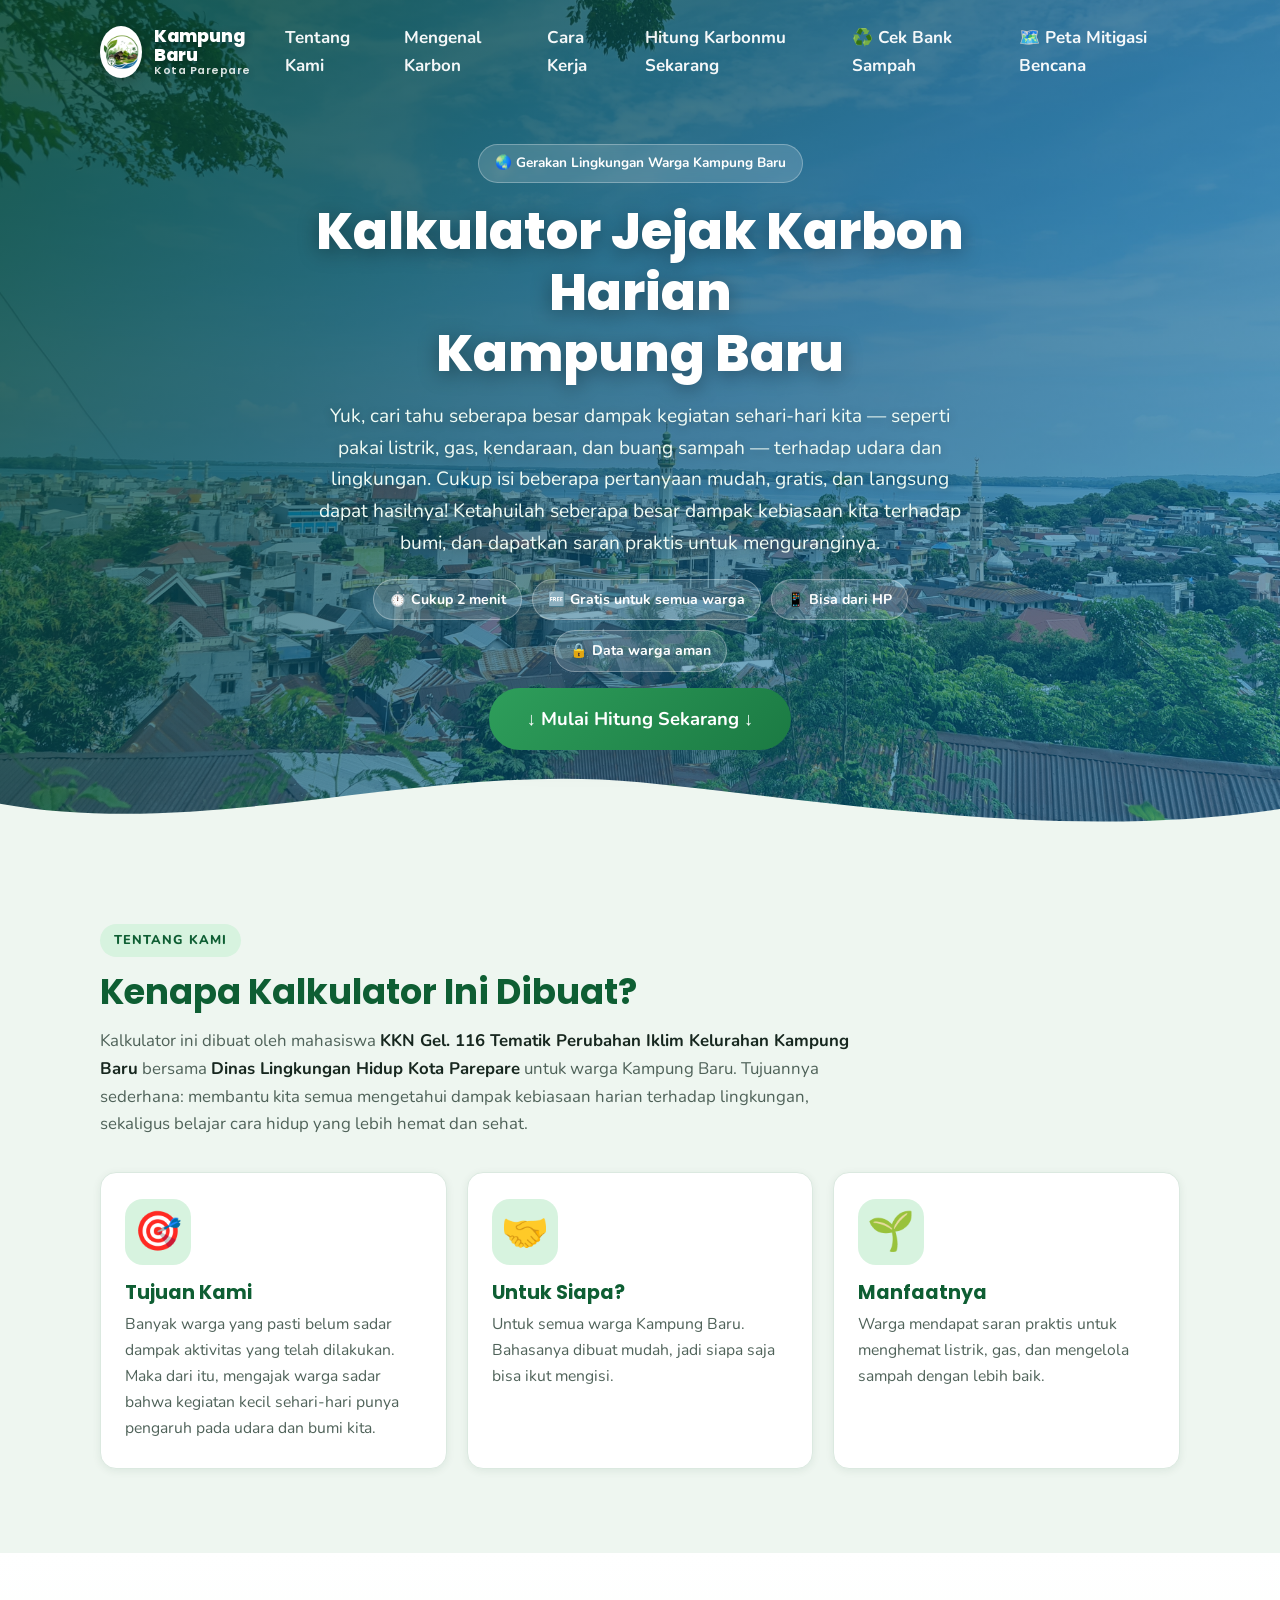
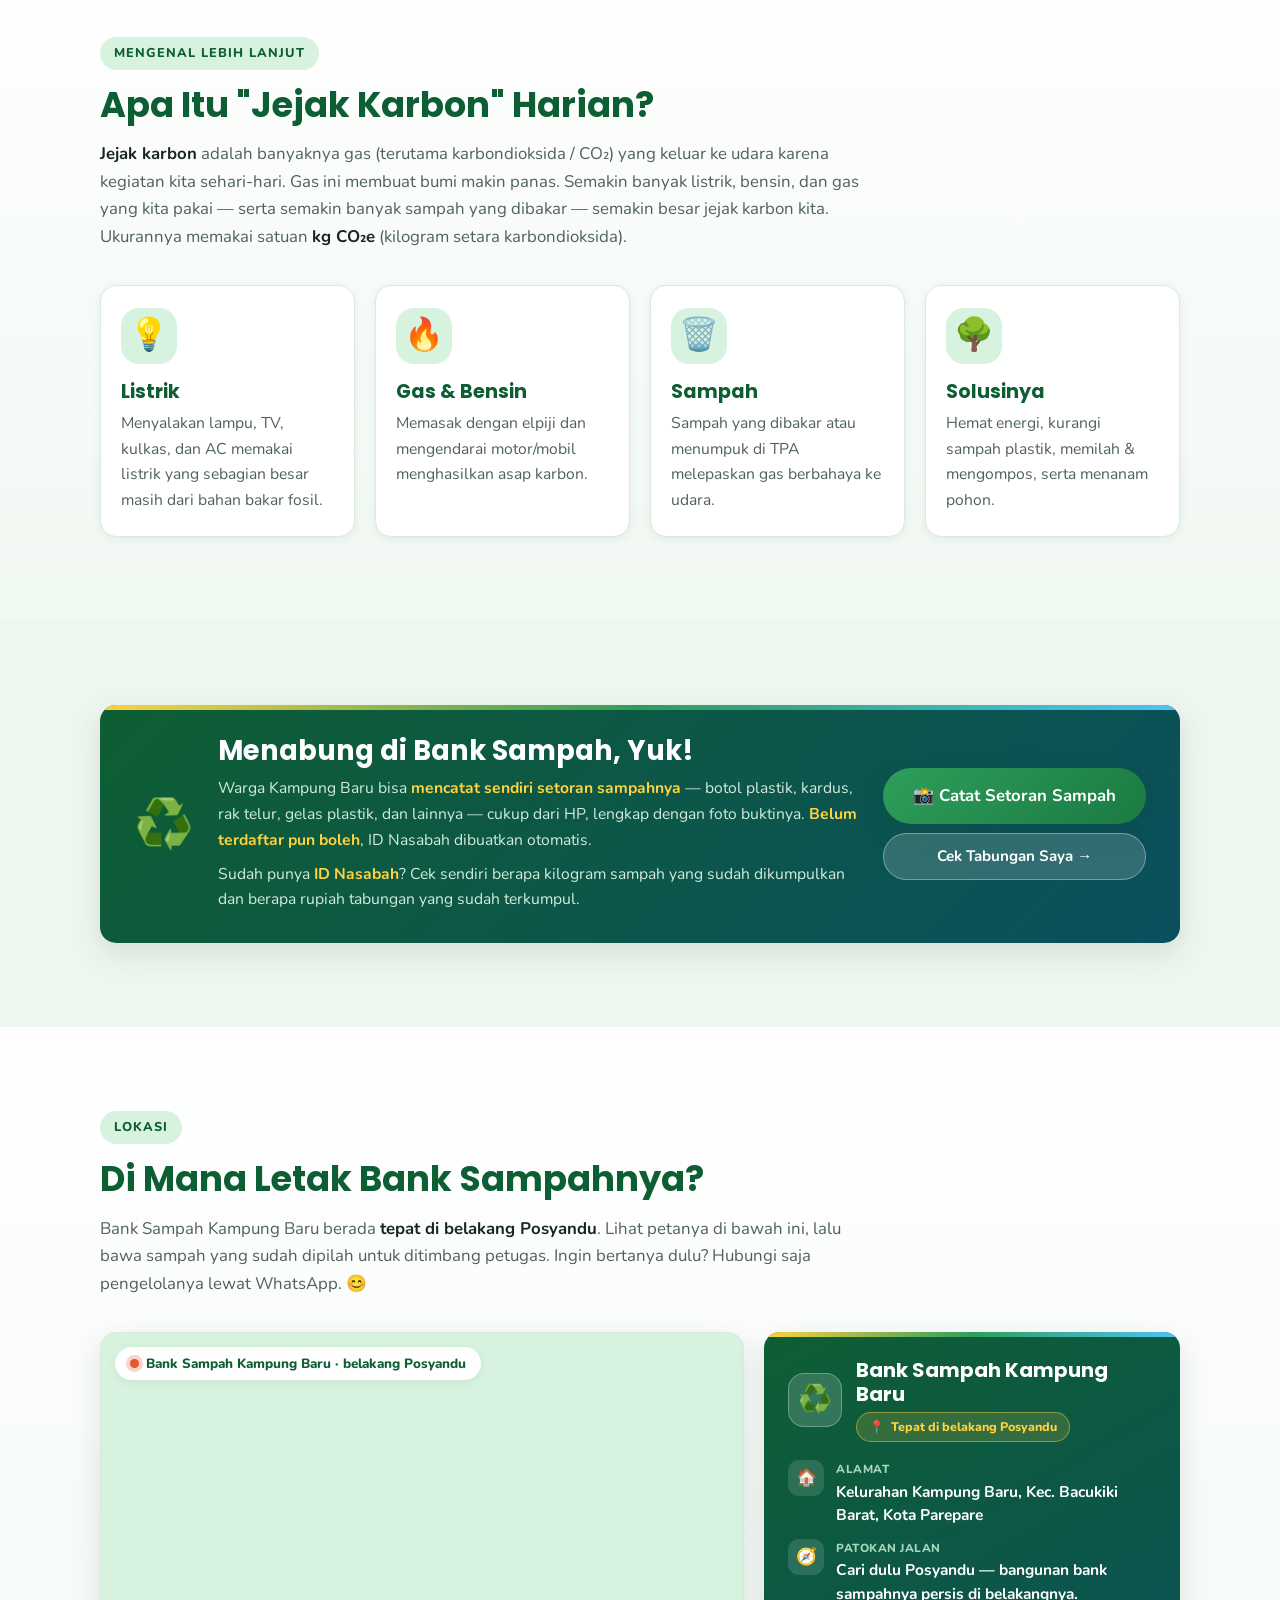
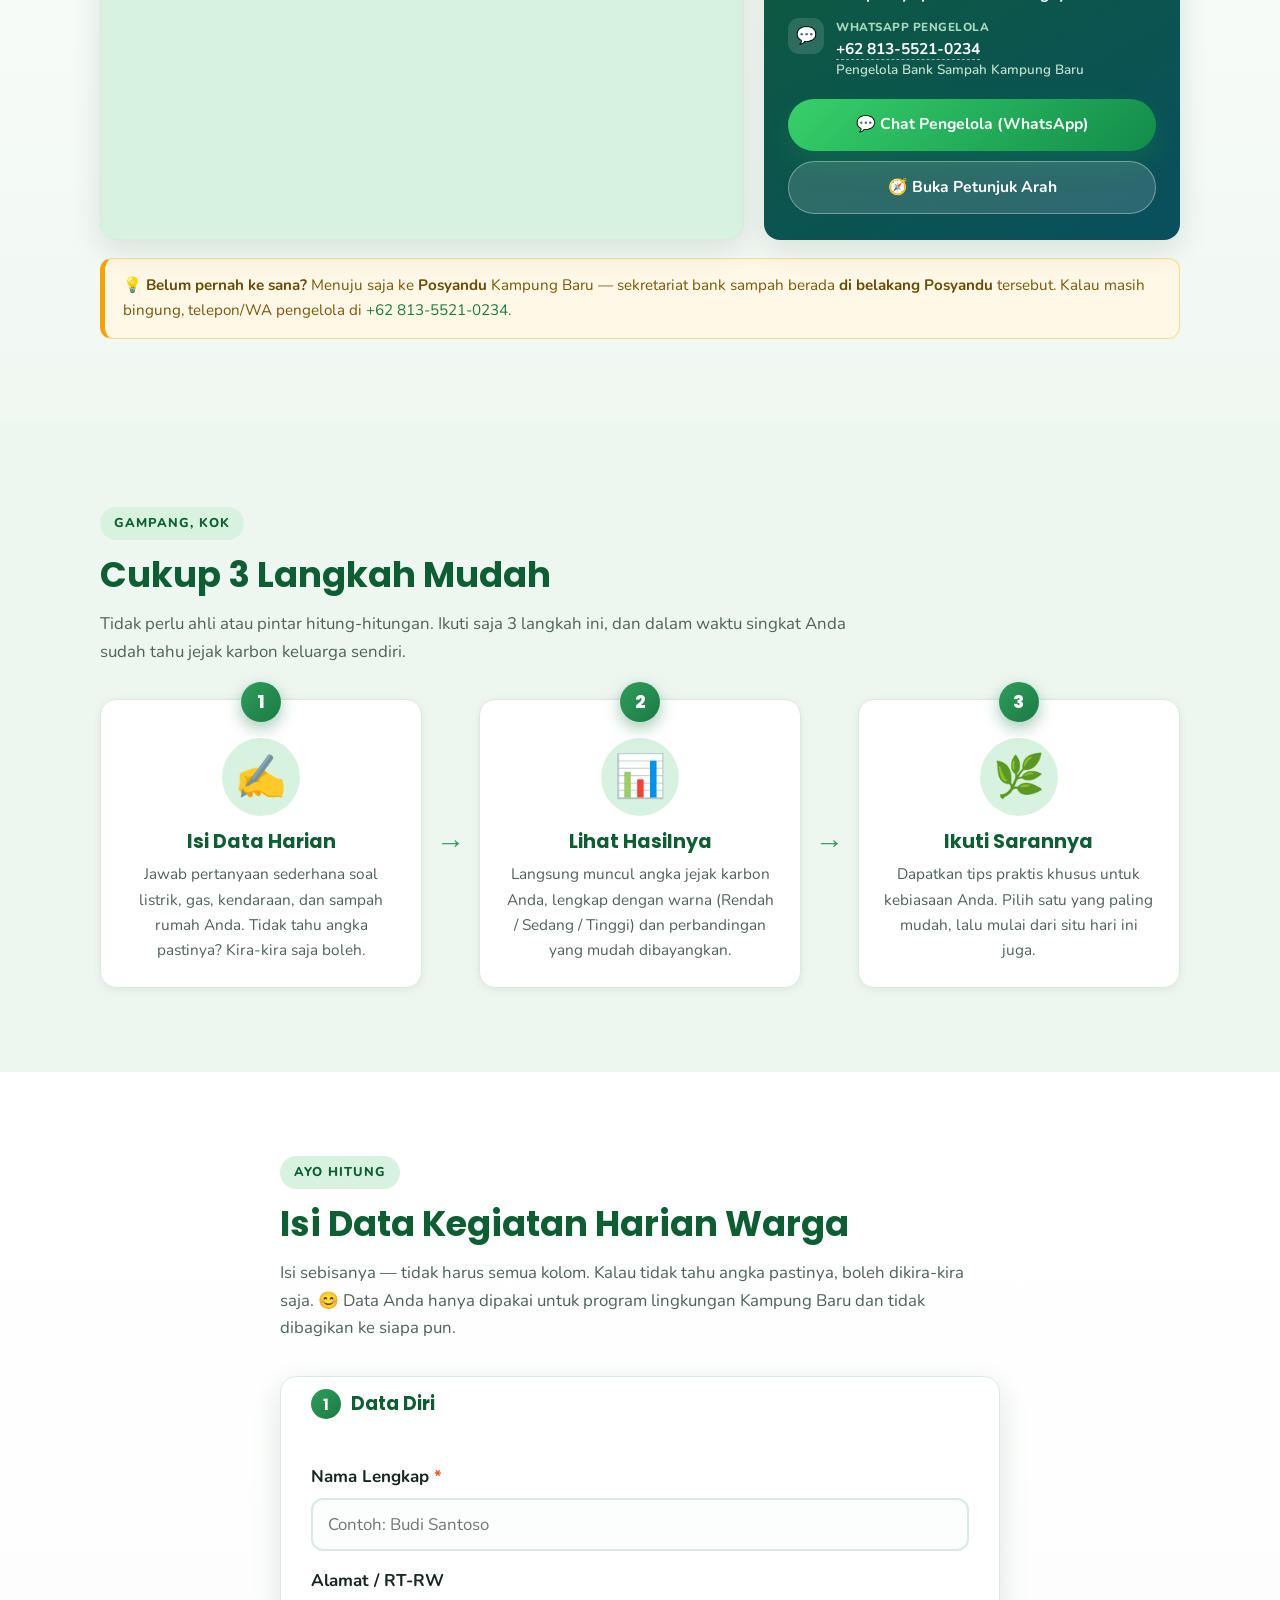
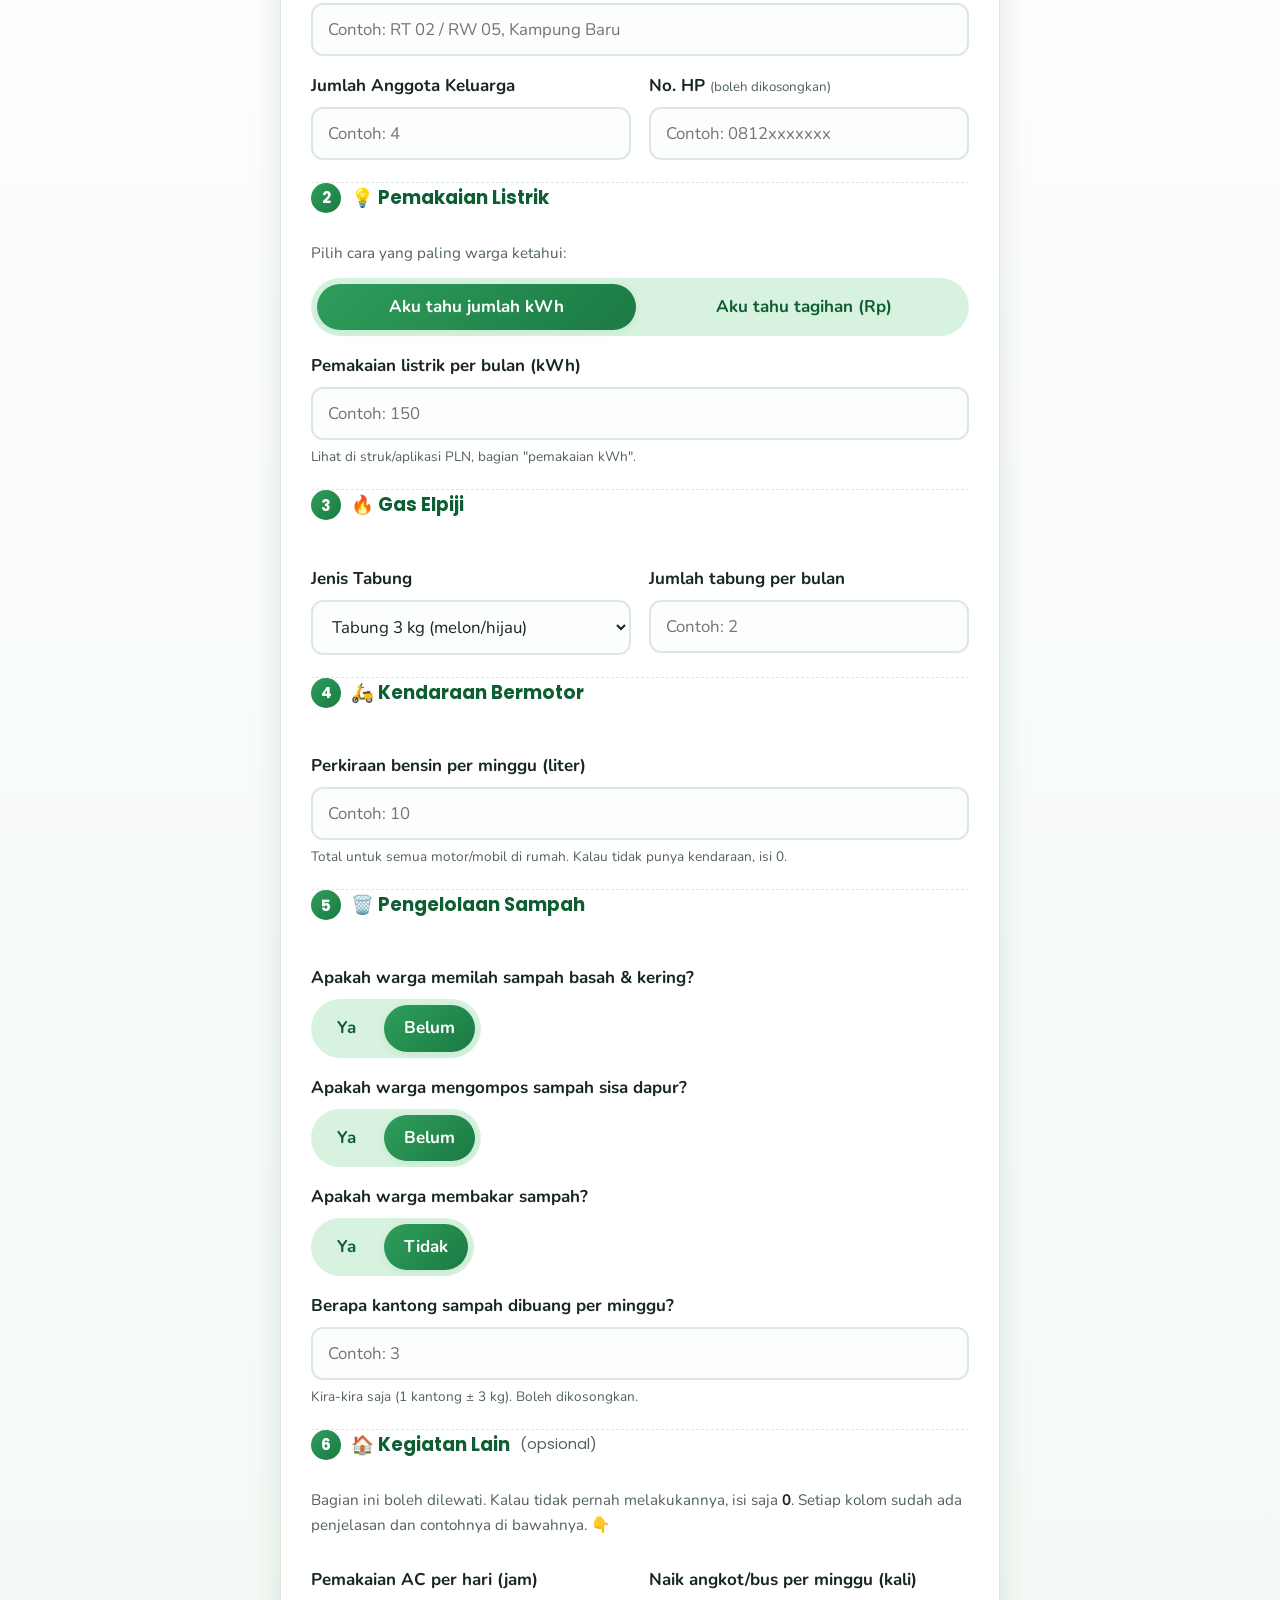
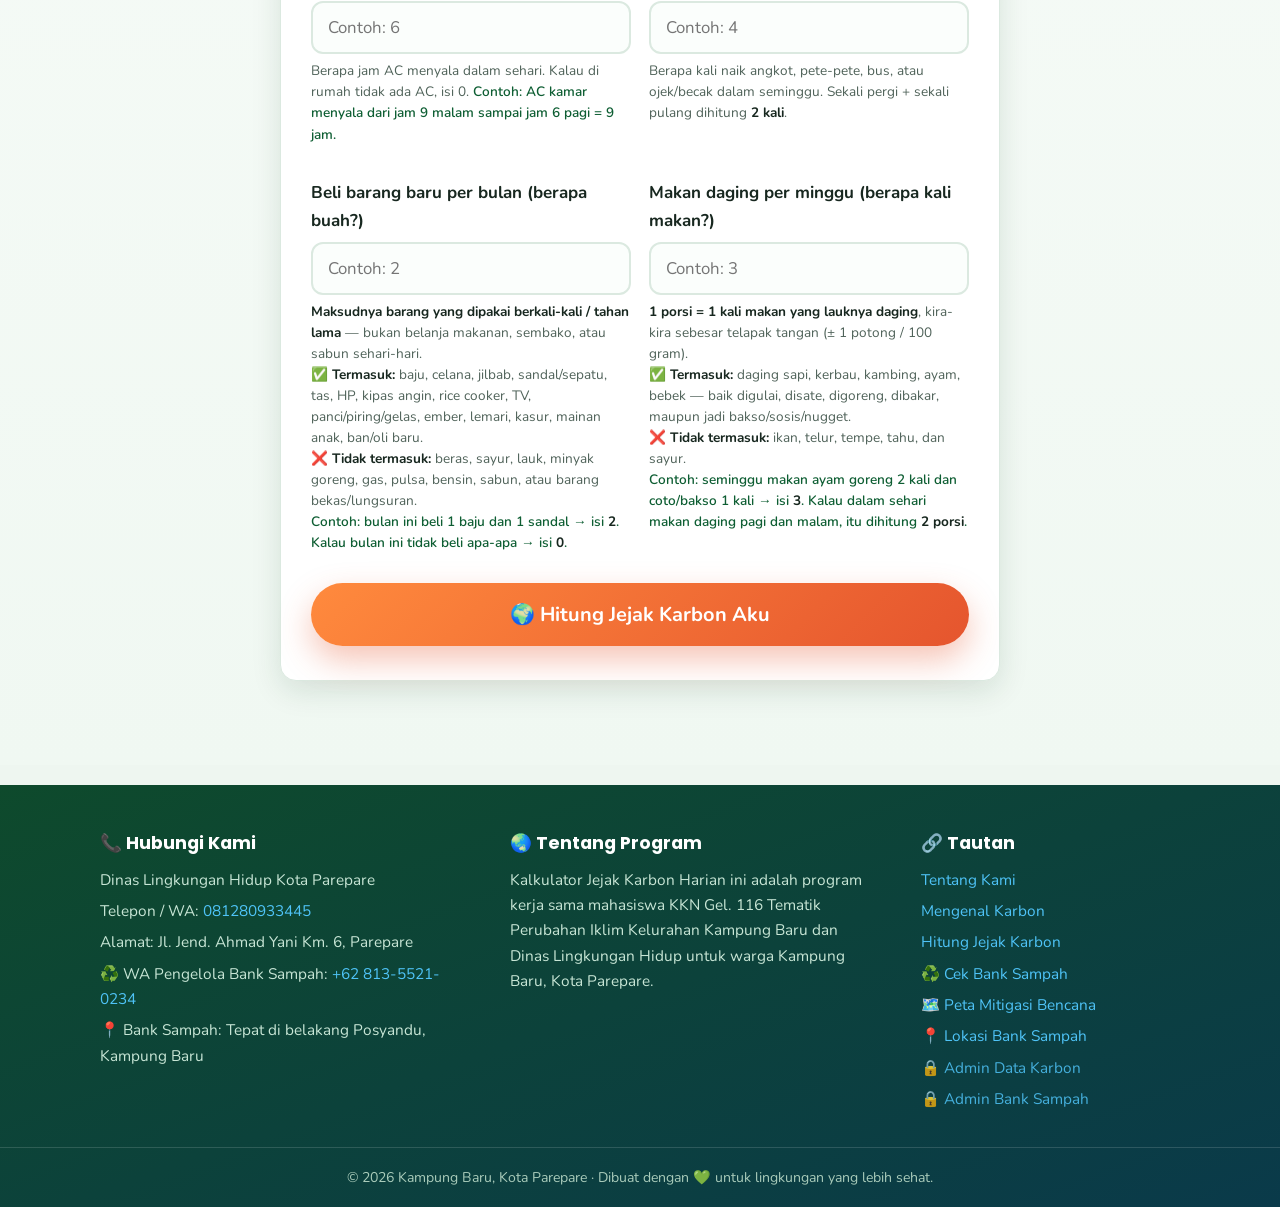
<file: index.html>
<!DOCTYPE html>
<html lang="id">
<head>
  <meta charset="UTF-8">
  <meta name="viewport" content="width=device-width, initial-scale=1.0">
  <meta name="description" content="Kalkulator Jejak Karbon Harian Masyarakat Kampung Baru, Kota Parepare. Ukur dampak warga aktivitas sehari-hari terhadap lingkungan.">
  <meta name="theme-color" content="#1b7a43">
  <title>Kalkulator Jejak Karbon Harian — Kelurahan Kampung Baru, Kecamatan Bacukiki Barat, Kota Parepare</title>

  <!-- Ikon situs: tab peramban, penanda favorit, dan pintasan layar utama ponsel -->
  <link rel="icon" type="image/png" sizes="32x32" href="assets/logo-kkarbon-32.png">
  <link rel="icon" type="image/png" sizes="192x192" href="assets/logo-kkarbon-192.png">
  <link rel="apple-touch-icon" href="assets/logo-kkarbon-180.png">

  <link rel="preconnect" href="https://fonts.googleapis.com">
  <link rel="preconnect" href="https://fonts.gstatic.com" crossorigin>
  <link href="https://fonts.googleapis.com/css2?family=Nunito:wght@400;600;700&family=Poppins:wght@600;700;800&display=swap" rel="stylesheet">

  <link rel="stylesheet" href="css/styles.css">
</head>
<body>

  <!-- ============================ HERO / HEADER ============================ -->
  <header class="hero" id="atas">
    <div class="hero-bg" aria-hidden="true"></div>
    <div class="hero-partikel" aria-hidden="true">
      <span></span><span></span><span></span><span></span><span></span><span></span>
    </div>

    <nav class="nav">
      <div class="nav-merek">
        <span class="logo-wrap">
          <img class="logo" src="assets/logo-kkarbon-192.png" alt="Logo Kalkulator Jejak Karbon Kampung Baru"
               onerror="this.style.display='none';var f=document.getElementById('logoFallback');if(f)f.style.display='block';">
          <!-- Fallback emblem (tampil bila logo asli belum diunggah) -->
          <svg id="logoFallback" class="logo logo-fallback" viewBox="0 0 100 100" style="display:none" role="img" aria-label="Emblem Parepare">
            <circle cx="50" cy="50" r="48" fill="#1b7a43" stroke="#fff" stroke-width="3"/>
            <polygon points="50,14 54,26 66,26 56,34 60,46 50,38 40,46 44,34 34,26 46,26" fill="#ffd23f"/>
            <path d="M24 70 h52 l-4 8 h-44 z" fill="#ffffff"/>
            <path d="M50 40 v28 M50 42 l16 24 h-16 z" fill="#ffffff" stroke="#0e5e33" stroke-width="1.5"/>
            <path d="M22 66 q6 4 12 0 q6 -4 12 0 q6 4 12 0 q6 -4 12 0" fill="none" stroke="#4fc3f7" stroke-width="2.4"/>
          </svg>
        </span>
        <span class="nav-judul">Kampung Baru<small>Kota Parepare</small></span>
      </div>

      <button class="nav-toggle" id="navToggle" aria-label="Buka menu">
        <span></span><span></span><span></span>
      </button>

      <ul class="nav-menu" id="navMenu">
        <li><a href="#tentang">Tentang Kami</a></li>
        <li><a href="#belajar">Mengenal Karbon</a></li>
        <li><a href="#langkah">Cara Kerja</a></li>
        <li><a href="#hitung">Hitung Karbonmu Sekarang</a></li>
        <li><a href="bank-sampah.html">♻️ Cek Bank Sampah</a></li>
        <li><a href="peta-mitigasi-bencana.html">🗺️ Peta Mitigasi Bencana</a></li>
      </ul>
    </nav>

    <div class="hero-isi">
      <span class="hero-lencana">🌏 Gerakan Lingkungan Warga Kampung Baru</span>
      <h1>Kalkulator Jejak Karbon Harian<br>Kampung Baru</h1>
      <p class="hero-teks">
        Yuk, cari tahu seberapa besar dampak kegiatan sehari-hari kita — seperti pakai listrik,
        gas, kendaraan, dan buang sampah — terhadap udara dan lingkungan.
        Cukup isi beberapa pertanyaan mudah, gratis, dan langsung dapat hasilnya!
        Ketahuilah seberapa besar dampak kebiasaan kita terhadap bumi, dan dapatkan saran praktis untuk menguranginya.
      </p>

      <ul class="hero-chip" aria-label="Keunggulan">
        <li>⏱️ Cukup 2 menit</li>
        <li>🆓 Gratis untuk semua warga</li>
        <li>📱 Bisa dari HP</li>
        <li>🔒 Data warga aman</li>
      </ul>

      <a href="#hitung" class="tombol tombol-hero">↓ Mulai Hitung Sekarang ↓</a>
    </div>

    <svg class="hero-gelombang" viewBox="0 0 1440 120" preserveAspectRatio="none" aria-hidden="true">
      <path d="M0,64 C240,120 480,0 720,32 C960,64 1200,120 1440,72 L1440,120 L0,120 Z"></path>
    </svg>
  </header>

  <main>

    <!-- ============================ TENTANG KAMI ============================ -->
    <section id="tentang" class="seksi reveal">
      <div class="wadah">
        <span class="seksi-label">Tentang Kami</span>
        <h2 class="seksi-judul">Kenapa Kalkulator Ini Dibuat?</h2>
        <p class="seksi-intro">
          Kalkulator ini dibuat oleh mahasiswa <strong>KKN Gel. 116 Tematik Perubahan Iklim Kelurahan Kampung Baru</strong> bersama
          <strong>Dinas Lingkungan Hidup Kota Parepare</strong> untuk warga Kampung Baru.
          Tujuannya sederhana: membantu kita semua mengetahui dampak kebiasaan harian
          terhadap lingkungan, sekaligus belajar cara hidup yang lebih hemat dan sehat.
        </p>

        <div class="kartu-grid">
          <div class="kartu">
            <div class="kartu-ikon">🎯</div>
            <h3>Tujuan Kami</h3>
            <p>Banyak warga yang pasti belum sadar dampak aktivitas yang telah dilakukan. Maka dari itu, mengajak warga sadar bahwa kegiatan kecil sehari-hari punya pengaruh pada udara dan bumi kita.</p>
          </div>
          <div class="kartu">
            <div class="kartu-ikon">🤝</div>
            <h3>Untuk Siapa?</h3>
            <p>Untuk semua warga Kampung Baru. Bahasanya dibuat mudah, jadi siapa saja bisa ikut mengisi.</p>
          </div>
          <div class="kartu">
            <div class="kartu-ikon">🌱</div>
            <h3>Manfaatnya</h3>
            <p>Warga mendapat saran praktis untuk menghemat listrik, gas, dan mengelola sampah dengan lebih baik.</p>
          </div>
        </div>
      </div>
    </section>

    <!-- ======================= MENGENAL KARBON HARIAN ======================= -->
    <section id="belajar" class="seksi seksi-alt reveal">
      <div class="wadah">
        <span class="seksi-label">Mengenal Lebih Lanjut</span>
        <h2 class="seksi-judul">Apa Itu "Jejak Karbon" Harian?</h2>
        <p class="seksi-intro">
          <strong>Jejak karbon</strong> adalah banyaknya gas (terutama karbondioksida / CO₂)
          yang keluar ke udara karena kegiatan kita sehari-hari. Gas ini membuat bumi makin panas.
          Semakin banyak listrik, bensin, dan gas yang kita pakai — serta semakin banyak sampah
          yang dibakar — semakin besar jejak karbon kita. Ukurannya memakai satuan
          <strong>kg CO₂e</strong> (kilogram setara karbondioksida).
        </p>

        <div class="kartu-grid kartu-grid-4">
          <div class="kartu kartu-mini">
            <div class="kartu-ikon">💡</div>
            <h3>Listrik</h3>
            <p>Menyalakan lampu, TV, kulkas, dan AC memakai listrik yang sebagian besar masih dari bahan bakar fosil.</p>
          </div>
          <div class="kartu kartu-mini">
            <div class="kartu-ikon">🔥</div>
            <h3>Gas &amp; Bensin</h3>
            <p>Memasak dengan elpiji dan mengendarai motor/mobil menghasilkan asap karbon.</p>
          </div>
          <div class="kartu kartu-mini">
            <div class="kartu-ikon">🗑️</div>
            <h3>Sampah</h3>
            <p>Sampah yang dibakar atau menumpuk di TPA melepaskan gas berbahaya ke udara.</p>
          </div>
          <div class="kartu kartu-mini">
            <div class="kartu-ikon">🌳</div>
            <h3>Solusinya</h3>
            <p>Hemat energi, kurangi sampah plastik, memilah &amp; mengompos, serta menanam pohon.</p>
          </div>
        </div>
      </div>
    </section>

    <!-- ===================== AJAKAN CEK BANK SAMPAH ===================== -->
    <section class="seksi seksi-rapat reveal">
      <div class="wadah">
        <div class="cta-bank">
          <div class="cta-bank-ikon">♻️</div>
          <div class="cta-bank-teks">
            <h2>Menabung di Bank Sampah, Yuk!</h2>
            <p>
              Warga Kampung Baru bisa <strong>mencatat sendiri setoran sampahnya</strong> —
              botol plastik, kardus, rak telur, gelas plastik, dan lainnya — cukup dari HP,
              lengkap dengan foto buktinya. <strong>Belum terdaftar pun boleh</strong>,
              ID Nasabah dibuatkan otomatis.
            </p>
            <p>
              Sudah punya <strong>ID Nasabah</strong>? Cek sendiri berapa kilogram sampah yang
              sudah dikumpulkan dan berapa rupiah tabungan yang sudah terkumpul.
            </p>
          </div>
          <div class="cta-bank-aksi">
            <a href="bank-sampah.html#setor" class="tombol cta-bank-tombol">📸 Catat Setoran Sampah</a>
            <a href="bank-sampah.html" class="tombol tombol-kecil cta-bank-tombol-alt">Cek Tabungan Saya →</a>
          </div>
        </div>
      </div>
    </section>

    <!-- ==================== LOKASI & PETA BANK SAMPAH ==================== -->
    <section id="lokasi" class="seksi seksi-alt reveal">
      <div class="wadah">
        <span class="seksi-label">Lokasi</span>
        <h2 class="seksi-judul">Di Mana Letak Bank Sampahnya?</h2>
        <p class="seksi-intro">
          Bank Sampah Kampung Baru berada <strong>tepat di belakang Posyandu</strong>.
          Lihat petanya di bawah ini, lalu bawa sampah yang sudah dipilah untuk ditimbang
          petugas. Ingin bertanya dulu? Hubungi saja pengelolanya lewat WhatsApp. 😊
        </p>

        <div class="peta-grid">
          <!-- Peta Google Maps -->
          <div class="peta-bingkai">
            <span class="peta-pin">
              <span class="peta-pin-titik" aria-hidden="true"></span>
              Bank Sampah Kampung Baru · belakang Posyandu
            </span>
            <iframe
              src="https://www.google.com/maps/embed?pb=!1m14!1m8!1m3!1d315.4718778987693!2d119.62548481630374!3d-4.020724387069273!3m2!1i1024!2i768!4f13.1!3m3!1m2!1s0x2d95bb0049e4eab7%3A0xa19ec07320ddf690!2sBank%20Sampah%20Kampung%20Baru!5e1!3m2!1sid!2sid!4v1785479685653!5m2!1sid!2sid"
              title="Peta lokasi Bank Sampah Kampung Baru"
              width="1000" height="600" style="border:0;" allowfullscreen=""
              loading="lazy" referrerpolicy="strict-origin-when-cross-origin"></iframe>
          </div>

          <!-- Keterangan lokasi & kontak pengelola -->
          <aside class="peta-info">
            <div class="peta-info-atas">
              <div class="peta-info-ikon" aria-hidden="true">♻️</div>
              <div>
                <h3 class="peta-info-judul" data-bs-lokasi-nama>Bank Sampah Kampung Baru</h3>
                <span class="peta-lencana">📍 <span data-bs-lokasi-patokan>Tepat di belakang Posyandu</span></span>
              </div>
            </div>

            <ul class="peta-daftar">
              <li>
                <span class="peta-daftar-ikon" aria-hidden="true">🏠</span>
                <span>
                  <span class="peta-daftar-label">Alamat</span>
                  <span class="peta-daftar-isi" data-bs-lokasi-alamat>Kelurahan Kampung Baru, Kec. Bacukiki Barat, Kota Parepare</span>
                </span>
              </li>
              <li>
                <span class="peta-daftar-ikon" aria-hidden="true">🧭</span>
                <span>
                  <span class="peta-daftar-label">Patokan Jalan</span>
                  <span class="peta-daftar-isi">Cari dulu <strong>Posyandu</strong> — bangunan bank sampahnya persis di belakangnya.</span>
                </span>
              </li>
              <li>
                <span class="peta-daftar-ikon" aria-hidden="true">💬</span>
                <span>
                  <span class="peta-daftar-label">WhatsApp Pengelola</span>
                  <span class="peta-daftar-isi">
                    <a data-bs-wa-link href="https://wa.me/6281355210234" target="_blank" rel="noopener">
                      <span data-bs-wa-teks>+62 813-5521-0234</span>
                    </a>
                    <small data-bs-pengelola-nama>Pengelola Bank Sampah Kampung Baru</small>
                  </span>
                </span>
              </li>
            </ul>

            <div class="peta-aksi">
              <a class="tombol tombol-wa" data-bs-wa-link href="https://wa.me/6281355210234"
                 target="_blank" rel="noopener">💬 Chat Pengelola (WhatsApp)</a>
              <a class="tombol tombol-peta" data-bs-arah-link
                 href="https://www.google.com/maps/dir/?api=1&amp;destination=-4.020724%2C119.625485"
                 target="_blank" rel="noopener">🧭 Buka Petunjuk Arah</a>
            </div>
          </aside>
        </div>

        <p class="peta-catatan">
          💡 <strong>Belum pernah ke sana?</strong> Menuju saja ke <strong>Posyandu</strong> Kampung Baru —
          sekretariat bank sampah berada <strong>di belakang Posyandu</strong> tersebut.
          Kalau masih bingung, telepon/WA pengelola di
          <a data-bs-wa-link href="https://wa.me/6281355210234" target="_blank" rel="noopener"><span data-bs-wa-teks>+62 813-5521-0234</span></a>.
        </p>
      </div>
    </section>

    <!-- ======================= CARA KERJA / 3 LANGKAH ======================= -->
    <section id="langkah" class="seksi reveal">
      <div class="wadah">
        <span class="seksi-label">Gampang, Kok</span>
        <h2 class="seksi-judul">Cukup 3 Langkah Mudah</h2>
        <p class="seksi-intro">
          Tidak perlu ahli atau pintar hitung-hitungan. Ikuti saja 3 langkah ini, dan dalam
          waktu singkat Anda sudah tahu jejak karbon keluarga sendiri.
        </p>

        <div class="langkah-grid">
          <div class="langkah-kartu">
            <div class="langkah-nomor">1</div>
            <div class="langkah-ikon">✍️</div>
            <h3>Isi Data Harian</h3>
            <p>Jawab pertanyaan sederhana soal listrik, gas, kendaraan, dan sampah rumah Anda. Tidak tahu angka pastinya? Kira-kira saja boleh.</p>
          </div>
          <div class="langkah-panah" aria-hidden="true">→</div>
          <div class="langkah-kartu">
            <div class="langkah-nomor">2</div>
            <div class="langkah-ikon">📊</div>
            <h3>Lihat Hasilnya</h3>
            <p>Langsung muncul angka jejak karbon Anda, lengkap dengan warna (Rendah / Sedang / Tinggi) dan perbandingan yang mudah dibayangkan.</p>
          </div>
          <div class="langkah-panah" aria-hidden="true">→</div>
          <div class="langkah-kartu">
            <div class="langkah-nomor">3</div>
            <div class="langkah-ikon">🌿</div>
            <h3>Ikuti Sarannya</h3>
            <p>Dapatkan tips praktis khusus untuk kebiasaan Anda. Pilih satu yang paling mudah, lalu mulai dari situ hari ini juga.</p>
          </div>
        </div>
      </div>
    </section>

    <!-- ============================ FORMULIR ============================ -->
    <section id="hitung" class="seksi seksi-alt reveal">
      <div class="wadah wadah-sempit">
        <span class="seksi-label">Ayo Hitung</span>
        <h2 class="seksi-judul">Isi Data Kegiatan Harian Warga</h2>
        <p class="seksi-intro">
          Isi sebisanya — tidak harus semua kolom. Kalau tidak tahu angka pastinya, boleh dikira-kira saja. 😊
          Data Anda hanya dipakai untuk program lingkungan Kampung Baru dan tidak dibagikan ke siapa pun.
        </p>

        <form id="formKarbon" class="form-karbon" novalidate>

          <!-- Identitas -->
          <fieldset class="grup">
            <legend><span class="grup-nomor">1</span> Data Diri</legend>
            <div class="baris-input">
              <label for="nama">Nama Lengkap <span class="wajib">*</span></label>
              <input type="text" id="nama" placeholder="Contoh: Budi Santoso" autocomplete="name">
            </div>
            <div class="baris-input">
              <label for="alamat">Alamat / RT-RW</label>
              <input type="text" id="alamat" placeholder="Contoh: RT 02 / RW 05, Kampung Baru">
            </div>
            <div class="dua-kolom">
              <div class="baris-input">
                <label for="anggotaKeluarga">Jumlah Anggota Keluarga</label>
                <input type="number" id="anggotaKeluarga" min="1" step="1" inputmode="numeric" placeholder="Contoh: 4">
              </div>
              <div class="baris-input">
                <label for="noHp">No. HP <span class="opsional">(boleh dikosongkan)</span></label>
                <input type="tel" id="noHp" inputmode="tel" placeholder="Contoh: 0812xxxxxxx">
              </div>
            </div>
          </fieldset>

          <!-- Listrik -->
          <fieldset class="grup">
            <legend><span class="grup-nomor">2</span> 💡 Pemakaian Listrik</legend>
            <p class="grup-hint">Pilih cara yang paling warga ketahui:</p>
            <div class="pilihan-pill pilihan-mode">
              <input type="radio" id="modeKwh" name="modeListrik" value="kwh" checked>
              <label for="modeKwh">Aku tahu jumlah kWh</label>
              <input type="radio" id="modeTagihan" name="modeListrik" value="tagihan">
              <label for="modeTagihan">Aku tahu tagihan (Rp)</label>
            </div>

            <div class="baris-input" id="grupKwh">
              <label for="kwhListrik">Pemakaian listrik per bulan (kWh)</label>
              <input type="number" id="kwhListrik" min="0" step="1" inputmode="decimal" placeholder="Contoh: 150">
              <small class="petunjuk">Lihat di struk/aplikasi PLN, bagian "pemakaian kWh".</small>
            </div>

            <div class="baris-input tersembunyi" id="grupTagihan">
              <label for="tagihanListrik">Tagihan listrik per bulan (Rp)</label>
              <input type="number" id="tagihanListrik" min="0" step="1000" inputmode="decimal" placeholder="Contoh: 250000">
              <small class="petunjuk">Nanti kami perkirakan otomatis jumlah kWh-nya.</small>
            </div>
          </fieldset>

          <!-- Gas -->
          <fieldset class="grup">
            <legend><span class="grup-nomor">3</span> 🔥 Gas Elpiji</legend>
            <div class="dua-kolom">
              <div class="baris-input">
                <label for="jenisTabung">Jenis Tabung</label>
                <select id="jenisTabung">
                  <option value="3">Tabung 3 kg (melon/hijau)</option>
                  <option value="12">Tabung 12 kg (biru)</option>
                </select>
              </div>
              <div class="baris-input">
                <label for="jumlahTabung">Jumlah tabung per bulan</label>
                <input type="number" id="jumlahTabung" min="0" step="1" inputmode="decimal" placeholder="Contoh: 2">
              </div>
            </div>
          </fieldset>

          <!-- Kendaraan -->
          <fieldset class="grup">
            <legend><span class="grup-nomor">4</span> 🛵 Kendaraan Bermotor</legend>
            <div class="baris-input">
              <label for="bensinMinggu">Perkiraan bensin per minggu (liter)</label>
              <input type="number" id="bensinMinggu" min="0" step="0.5" inputmode="decimal" placeholder="Contoh: 10">
              <small class="petunjuk">Total untuk semua motor/mobil di rumah. Kalau tidak punya kendaraan, isi 0.</small>
            </div>
          </fieldset>

          <!-- Sampah -->
          <fieldset class="grup">
            <legend><span class="grup-nomor">5</span> 🗑️ Pengelolaan Sampah</legend>

            <div class="baris-input">
              <label>Apakah warga memilah sampah basah &amp; kering?</label>
              <div class="pilihan-pill">
                <input type="radio" id="memilahYa" name="memilah" value="Ya"><label for="memilahYa">Ya</label>
                <input type="radio" id="memilahTidak" name="memilah" value="Tidak" checked><label for="memilahTidak">Belum</label>
              </div>
            </div>

            <div class="baris-input">
              <label>Apakah warga mengompos sampah sisa dapur?</label>
              <div class="pilihan-pill">
                <input type="radio" id="komposYa" name="mengompos" value="Ya"><label for="komposYa">Ya</label>
                <input type="radio" id="komposTidak" name="mengompos" value="Tidak" checked><label for="komposTidak">Belum</label>
              </div>
            </div>

            <div class="baris-input">
              <label>Apakah warga membakar sampah?</label>
              <div class="pilihan-pill">
                <input type="radio" id="bakarYa" name="membakar" value="Ya"><label for="bakarYa">Ya</label>
                <input type="radio" id="bakarTidak" name="membakar" value="Tidak" checked><label for="bakarTidak">Tidak</label>
              </div>
            </div>

            <div class="baris-input">
              <label for="kantongMinggu">Berapa kantong sampah dibuang per minggu?</label>
              <input type="number" id="kantongMinggu" min="0" step="1" inputmode="decimal" placeholder="Contoh: 3">
              <small class="petunjuk">Kira-kira saja (1 kantong ± 3 kg). Boleh dikosongkan.</small>
            </div>
          </fieldset>

          <!-- Aktivitas lain -->
          <fieldset class="grup">
            <legend><span class="grup-nomor">6</span> 🏠 Kegiatan Lain <span class="opsional">(opsional)</span></legend>
            <p class="grup-hint">
              Bagian ini boleh dilewati. Kalau tidak pernah melakukannya, isi saja <strong>0</strong>.
              Setiap kolom sudah ada penjelasan dan contohnya di bawahnya. 👇
            </p>
            <div class="dua-kolom">
              <div class="baris-input">
                <label for="acJam">Pemakaian AC per hari (jam)</label>
                <input type="number" id="acJam" min="0" step="1" inputmode="decimal" placeholder="Contoh: 6">
                <small class="petunjuk">
                  Berapa jam AC menyala dalam sehari. Kalau di rumah tidak ada AC, isi 0.
                  <em>Contoh: AC kamar menyala dari jam 9 malam sampai jam 6 pagi = 9 jam.</em>
                </small>
              </div>
              <div class="baris-input">
                <label for="transUmumMinggu">Naik angkot/bus per minggu (kali)</label>
                <input type="number" id="transUmumMinggu" min="0" step="1" inputmode="decimal" placeholder="Contoh: 4">
                <small class="petunjuk">
                  Berapa kali naik angkot, pete-pete, bus, atau ojek/becak dalam seminggu.
                  Sekali pergi + sekali pulang dihitung <strong>2 kali</strong>.
                </small>
              </div>
              <div class="baris-input">
                <label for="barangBaruBulan">Beli barang baru per bulan (berapa buah?)</label>
                <input type="number" id="barangBaruBulan" min="0" step="1" inputmode="decimal" placeholder="Contoh: 2">
                <small class="petunjuk">
                  <strong>Maksudnya barang yang dipakai berkali-kali / tahan lama</strong> — bukan belanja
                  makanan, sembako, atau sabun sehari-hari.
                  <br>✅ <strong>Termasuk:</strong> baju, celana, jilbab, sandal/sepatu, tas, HP, kipas angin,
                  rice cooker, TV, panci/piring/gelas, ember, lemari, kasur, mainan anak, ban/oli baru.
                  <br>❌ <strong>Tidak termasuk:</strong> beras, sayur, lauk, minyak goreng, gas, pulsa,
                  bensin, sabun, atau barang bekas/lungsuran.
                  <br><em>Contoh: bulan ini beli 1 baju dan 1 sandal → isi <strong>2</strong>.
                  Kalau bulan ini tidak beli apa-apa → isi <strong>0</strong>.</em>
                </small>
              </div>
              <div class="baris-input">
                <label for="dagingMinggu">Makan daging per minggu (berapa kali makan?)</label>
                <input type="number" id="dagingMinggu" min="0" step="1" inputmode="decimal" placeholder="Contoh: 3">
                <small class="petunjuk">
                  <strong>1 porsi = 1 kali makan yang lauknya daging</strong>, kira-kira sebesar telapak
                  tangan (± 1 potong / 100 gram).
                  <br>✅ <strong>Termasuk:</strong> daging sapi, kerbau, kambing, ayam, bebek —
                  baik digulai, disate, digoreng, dibakar, maupun jadi bakso/sosis/nugget.
                  <br>❌ <strong>Tidak termasuk:</strong> ikan, telur, tempe, tahu, dan sayur.
                  <br><em>Contoh: seminggu makan ayam goreng 2 kali dan coto/bakso 1 kali → isi
                  <strong>3</strong>. Kalau dalam sehari makan daging pagi dan malam, itu dihitung
                  <strong>2 porsi</strong>.</em>
                </small>
              </div>
            </div>
          </fieldset>

          <button type="submit" class="tombol tombol-hitung" id="tombolHitung">
            🌍 Hitung Jejak Karbon Aku
          </button>
        </form>

        <!-- ============================ HASIL ============================ -->
        <section id="hasil" class="hasil tersembunyi" aria-live="polite">
          <p class="hasil-sapaan" id="hasilSapaan"></p>
          <h2 class="hasil-judul">Hasil Jejak Karbon Anda</h2>

          <div class="hasil-total-kotak">
            <span class="hasil-total-label">Total jejak karbon harian Anda</span>
            <div class="hasil-total-angka">
              <span id="hasilTotal">0</span> <small>kg CO₂e / hari</small>
            </div>
            <span class="hasil-total-tahun" id="hasilTotalTahun"></span>
          </div>

          <div id="hasilKategori" class="kategori-badge">
            <div class="kategori-ikon" id="hasilKategoriIkon">🌱</div>
            <div class="kategori-teks">
              <strong id="hasilKategoriNama">Jejak Karbon Rendah</strong>
              <span id="hasilKategoriKet"></span>
            </div>
          </div>

          <div class="gauge">
            <div class="gauge-jalur">
              <div class="gauge-isi" id="gaugeIsi"></div>
            </div>
            <div class="gauge-skala">
              <span>Rendah</span><span>Sedang</span><span>Tinggi</span>
            </div>
          </div>

          <!-- Perbandingan yang mudah dibayangkan -->
          <div class="hasil-blok">
            <h3>🔎 Supaya lebih mudah dibayangkan…</h3>
            <p class="setara-intro">Jejak karbon harian Anda kira-kira setara dengan:</p>
            <div class="setara-grid" id="hasilSetara"></div>
          </div>

          <!-- Dampak pada suhu bumi bila dilakukan bersama-sama -->
          <div class="hasil-blok">
            <div class="suhu-kotak">
              <h3 class="suhu-judul">🌡️ Bagaimana Kalau Dilakukan Bersama-sama?</h3>
              <p class="suhu-teks">
                Para ilmuwan menemukan: <strong>setiap 1 triliun ton CO₂</strong> yang dilepas ke udara
                menaikkan suhu bumi sekitar <strong>0,45°C</strong>. Karbon dari satu keluarga memang
                terasa kecil — tapi kita tidak sendirian di bumi ini.
              </p>

              <p class="suhu-teks">
                <strong id="suhuNaratif">Bayangkan…</strong>
              </p>

              <div class="suhu-grid">
                <div class="suhu-kartu">
                  <div class="suhu-kartu-label">Karbon terkumpul dalam 1 tahun</div>
                  <div class="suhu-kartu-angka" id="suhuMassaTahun">—</div>
                </div>
                <div class="suhu-kartu suhu-kartu-panas">
                  <div class="suhu-kartu-label">Suhu bumi naik dalam <span id="suhuTahunLabel">30</span> tahun</div>
                  <div class="suhu-kartu-angka" id="suhuNaikProyeksi">—</div>
                </div>
              </div>

              <p class="suhu-pesan" id="suhuPesan"></p>
              <p class="suhu-sumber">
                Sumber angka: SRM360 — “Every tonne of CO₂ adds to global warming” (srm360.org),
                sejalan dengan perkiraan IPCC.
              </p>
            </div>
          </div>

          <div class="hasil-blok">
            <h3>Dari mana saja karbonnya?</h3>
            <p class="rincian-intro">Ini bagian-bagian kegiatan Anda yang menghasilkan karbon. Bar yang paling panjang adalah yang paling besar.</p>
            <div id="hasilRincian" class="rincian"></div>
          </div>

          <div class="hasil-blok">
            <h3>💚 Saran untuk Anda</h3>
            <ul id="hasilSaran" class="saran-daftar"></ul>
          </div>

          <div class="hasil-aksi">
            <a href="#hitung" class="tombol tombol-kecil">↻ Hitung Ulang</a>
          </div>
        </section>
      </div>
    </section>
  </main>

  <!-- ============================ FOOTER ============================ -->
  <footer class="footer">
    <div class="wadah footer-isi">
      <div class="footer-kolom">
        <h3>📞 Hubungi Kami</h3>
        <p id="kontakInstansi">Dinas Lingkungan Hidup Kota Parepare</p>
        <p>Telepon / WA: <a id="kontakTelepon" href="tel:081280933445">081280933445</a></p>
        <p>Alamat: <span id="kontakAlamat">Jl. Jend. Ahmad Yani Km. 6, Parepare</span></p>
        <p>♻️ WA Pengelola Bank Sampah:
          <a data-bs-wa-link href="https://wa.me/6281355210234" target="_blank" rel="noopener">
            <span data-bs-wa-teks>+62 813-5521-0234</span></a>
        </p>
        <p>📍 Bank Sampah: <span data-bs-lokasi-patokan>Tepat di belakang Posyandu</span>, Kampung Baru</p>
      </div>
      <div class="footer-kolom">
        <h3>🌏 Tentang Program</h3>
        <p>Kalkulator Jejak Karbon Harian ini adalah program kerja sama mahasiswa KKN Gel. 116 Tematik Perubahan Iklim Kelurahan Kampung Baru
           dan Dinas Lingkungan Hidup untuk warga Kampung Baru, Kota Parepare.</p>
      </div>
      <div class="footer-kolom">
        <h3>🔗 Tautan</h3>
        <p><a href="#tentang">Tentang Kami</a></p>
        <p><a href="#belajar">Mengenal Karbon</a></p>
        <p><a href="#hitung">Hitung Jejak Karbon</a></p>
        <p><a href="bank-sampah.html">♻️ Cek Bank Sampah</a></p>
        <p><a href="peta-mitigasi-bencana.html">🗺️ Peta Mitigasi Bencana</a></p>
        <p><a href="#lokasi">📍 Lokasi Bank Sampah</a></p>
        <p><a href="#" id="bukaAdmin" class="tautan-admin">🔒 Admin Data Karbon</a></p>
        <p><a href="admin-bank-sampah.html" class="tautan-admin">🔒 Admin Bank Sampah</a></p>
      </div>
    </div>
    <div class="footer-bawah">
      <p>&copy; <span id="tahunFooter">2026</span> Kampung Baru, Kota Parepare · Dibuat dengan 💚 untuk lingkungan yang lebih sehat.</p>
    </div>
  </footer>

  <!-- ============================ MODAL SARAN ============================ -->
  <div id="modalSaran" class="modal" aria-hidden="true" role="dialog" aria-modal="true" aria-labelledby="modalJudul">
    <div class="modal-latar"></div>
    <div class="modal-kotak">
      <button class="modal-tutup" id="modalTutup" aria-label="Tutup">&times;</button>
      <div class="modal-ikon" id="modalIkon">🌱</div>
      <h3 class="modal-judul" id="modalJudul">Jejak Karbon Aku</h3>
      <p class="modal-ket" id="modalKet"></p>
      <h4 class="modal-subjudul">Beberapa langkah mudah yang bisa warga coba:</h4>
      <ul class="modal-saran" id="modalSaranDaftar"></ul>
      <button class="tombol tombol-penuh" id="modalTutup2" onclick="document.getElementById('modalSaran').classList.remove('tampil')">Baik, Saya Mengerti 👍</button>
    </div>
  </div>

  <!-- ============================ PANEL ADMIN ============================ -->
  <div id="panelAdmin" class="modal panel-admin" aria-hidden="true" role="dialog" aria-modal="true" aria-label="Dashboard Admin">
    <div class="modal-latar"></div>
    <div class="modal-kotak admin-kotak">
      <button class="modal-tutup" id="adminTutup" aria-label="Tutup">&times;</button>
      <h3 class="modal-judul">🔒 Dashboard Admin</h3>

      <!-- Gerbang password -->
      <div id="adminGerbang" class="admin-gerbang">
        <p>Masukkan kata sandi untuk melihat data warga.</p>
        <input type="password" id="adminPassword" placeholder="Kata sandi admin" autocomplete="current-password">
        <p class="admin-pesan" id="adminPesanGerbang"></p>
        <button class="tombol tombol-penuh" id="adminMasukBtn">Masuk</button>
      </div>

      <!-- Isi dashboard -->
      <div id="adminIsi" class="admin-isi tersembunyi">
        <div class="admin-ringkasan">
          <div class="admin-stat">
            <span class="admin-stat-angka" id="adminJumlah">0</span>
            <span class="admin-stat-label">Data Warga</span>
          </div>
          <div class="admin-stat admin-stat-sumber">
            <span class="admin-stat-label">Sumber Data</span>
            <span class="admin-stat-teks" id="adminSumber">—</span>
          </div>
        </div>

        <div class="admin-tombol-baris">
          <button class="tombol tombol-kecil" id="adminMuatBtn">↻ Muat Ulang</button>
          <button class="tombol tombol-kecil tombol-excel" id="adminUnduhXlsx">⬇️ Unduh Excel (.xlsx)</button>
          <button class="tombol tombol-kecil tombol-csv" id="adminUnduhCsv">⬇️ Unduh CSV</button>
        </div>

        <p class="admin-status" id="adminStatus"></p>
        <div class="admin-tabel-wadah" id="adminTabelWadah"></div>
      </div>
    </div>
  </div>

  <!-- ======================= MODAL EDIT DATA WARGA ======================= -->
  <div id="adminEditModal" class="modal panel-admin" aria-hidden="true" role="dialog" aria-modal="true" aria-label="Edit Data Warga">
    <div class="modal-latar" id="adminEditLatar"></div>
    <div class="modal-kotak admin-kotak">
      <button class="modal-tutup" id="adminEditTutup" aria-label="Tutup">&times;</button>
      <h3 class="modal-judul">✏️ Edit Data Warga</h3>
      <p class="modal-ket">Ubah nilai yang perlu diperbaiki, lalu klik “Simpan Perubahan”.</p>
      <div id="adminEditForm" class="admin-edit-form"></div>
      <div class="admin-tombol-baris admin-edit-aksi">
        <button class="tombol" id="adminEditSimpan">💾 Simpan Perubahan</button>
        <button class="tombol tombol-kecil tombol-batal" id="adminEditBatal">Batal</button>
      </div>
    </div>
  </div>

  <!-- ============================ TOAST ============================ -->
  <div id="toast" class="toast" role="status" aria-live="polite"></div>

  <!-- ============================ SCRIPT ============================ -->
  <script src="js/config.js"></script>
  <script src="js/bantuan.js"></script>
  <script src="js/bank-sampah-lokasi.js"></script>
  <script src="js/xlsx-export.js"></script>
  <script src="js/storage.js"></script>
  <script src="js/calculator.js"></script>
  <script src="js/admin.js"></script>
  <script src="js/main.js"></script>
</body>
</html>
</file>
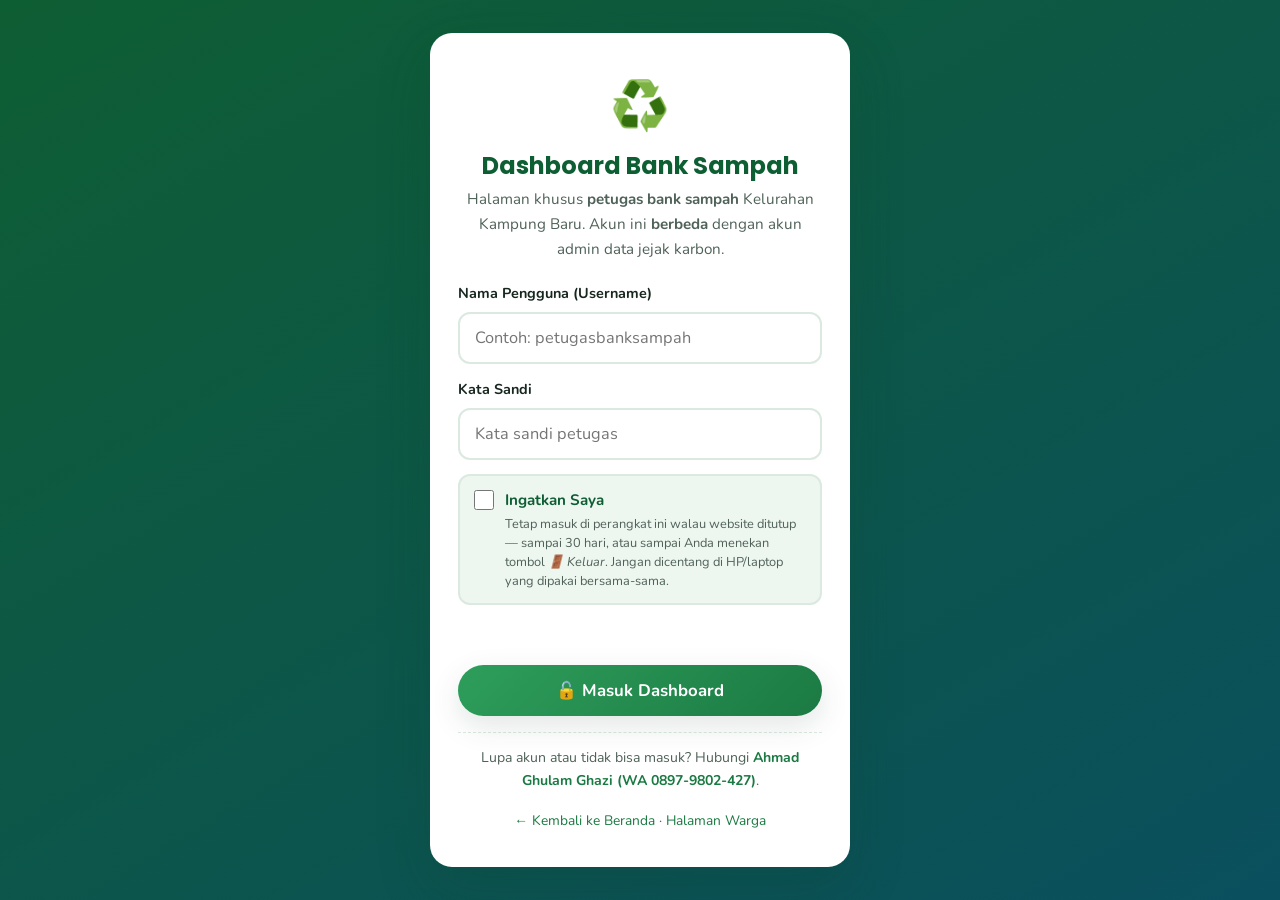
<file: admin-bank-sampah.html>
<!DOCTYPE html>
<html lang="id">
<head>
  <meta charset="UTF-8">
  <meta name="viewport" content="width=device-width, initial-scale=1.0">
  <meta name="robots" content="noindex, nofollow">
  <meta name="theme-color" content="#0e5e33">
  <title>Dashboard Admin Bank Sampah — Kampung Baru, Kota Parepare</title>

  <!-- Ikon situs: tab peramban, penanda favorit, dan pintasan layar utama ponsel -->
  <link rel="icon" type="image/png" sizes="32x32" href="assets/logo-kkarbon-32.png">
  <link rel="icon" type="image/png" sizes="192x192" href="assets/logo-kkarbon-192.png">
  <link rel="apple-touch-icon" href="assets/logo-kkarbon-180.png">

  <link rel="preconnect" href="https://fonts.googleapis.com">
  <link rel="preconnect" href="https://fonts.gstatic.com" crossorigin>
  <link href="https://fonts.googleapis.com/css2?family=Nunito:wght@400;600;700&family=Poppins:wght@600;700;800&display=swap" rel="stylesheet">

  <link rel="stylesheet" href="css/styles.css">
  <link rel="stylesheet" href="css/bank-sampah.css">
</head>
<body>

  <!-- ============================ LAYAR MASUK ============================ -->
  <div class="adm-masuk-layar" id="layarMasuk">
    <div class="adm-masuk-kotak">
      <div class="adm-masuk-ikon">♻️</div>
      <h1>Dashboard Bank Sampah</h1>
      <p class="adm-masuk-ket">
        Halaman khusus <strong>petugas bank sampah</strong> Kelurahan Kampung Baru.
        Akun ini <strong>berbeda</strong> dengan akun admin data jejak karbon.
      </p>

      <!-- Layar tunggu "masuk otomatis" — muncul hanya bila petugas pernah
           mencentang "Ingatkan Saya" di perangkat ini. -->
      <div class="adm-masuk-otomatis tersembunyi" id="masukOtomatis">
        <p class="adm-masuk-otomatis-judul">⏳ Sedang masuk otomatis…</p>
        <p class="adm-masuk-otomatis-nama" id="masukOtomatisNama">—</p>
        <p class="adm-masuk-otomatis-ket">
          Anda pernah mencentang <strong>“Ingatkan Saya”</strong> di perangkat ini.
        </p>
        <button type="button" class="tombol tombol-kecil tombol-batal" id="btnBatalOtomatis">
          Masuk dengan akun lain
        </button>
      </div>

      <form id="formMasuk" novalidate>
        <div class="adm-masuk-field">
          <label for="inputUser">Nama Pengguna (Username)</label>
          <input type="text" id="inputUser" autocomplete="username" placeholder="Contoh: petugasbanksampah">
        </div>
        <div class="adm-masuk-field">
          <label for="inputSandi">Kata Sandi</label>
          <input type="password" id="inputSandi" autocomplete="current-password" placeholder="Kata sandi petugas">
        </div>

        <label class="adm-masuk-ingat" for="inputIngat">
          <input type="checkbox" id="inputIngat">
          <span class="adm-masuk-ingat-teks">
            <strong>Ingatkan Saya</strong>
            <small>
              Tetap masuk di perangkat ini walau website ditutup — sampai
              <span id="ketIngatHari">30</span> hari, atau sampai Anda menekan tombol
              <em>🚪 Keluar</em>. Jangan dicentang di HP/laptop yang dipakai bersama-sama.
            </small>
          </span>
        </label>

        <p class="adm-masuk-pesan" id="pesanMasuk"></p>
        <button type="submit" class="tombol tombol-penuh" id="btnMasuk">🔓 Masuk Dashboard</button>
      </form>

      <p class="adm-masuk-bantuan">
        Lupa akun atau tidak bisa masuk? Hubungi
        <a class="bantuan-wa" href="#" target="_blank" rel="noopener"><span class="bantuan-sebut">anggota KKN</span></a>.
      </p>

      <p class="adm-masuk-bawah">
        <a href="index.html">← Kembali ke Beranda</a> ·
        <a href="bank-sampah.html">Halaman Warga</a>
      </p>
    </div>
  </div>

  <!-- ============================ DASHBOARD ============================ -->
  <div class="adm-halaman tersembunyi" id="layarDashboard">

    <header class="adm-atas">
      <div class="wadah adm-atas-isi">
        <h1>♻️ Dashboard Bank Sampah
          <small>Kelurahan Kampung Baru, Kota Parepare</small>
        </h1>
        <div class="adm-atas-aksi">
          <button type="button" class="tombol tombol-kecil tombol-putih" id="btnMuat">↻ Muat Ulang</button>
          <a href="bank-sampah.html" class="tombol tombol-kecil tombol-putih" target="_blank" rel="noopener">👁️ Halaman Warga</a>
          <button type="button" class="tombol tombol-kecil tombol-putih" id="btnKeluar">🚪 Keluar</button>
        </div>
      </div>
    </header>

    <main class="adm-badan">
      <div class="wadah">

        <div class="adm-pita adm-pita-info" id="pitaSumber">Memuat data…</div>

        <!-- Ringkasan angka -->
        <div class="adm-stat-grid">
          <div class="adm-stat">
            <span class="adm-stat-ikon">👥</span>
            <span class="adm-stat-angka" id="statNasabah">0</span>
            <span class="adm-stat-label">Warga Terdaftar</span>
          </div>
          <div class="adm-stat adm-stat-2">
            <span class="adm-stat-ikon">⚖️</span>
            <span class="adm-stat-angka" id="statBerat">0 kg</span>
            <span class="adm-stat-label">Sampah Terkumpul</span>
          </div>
          <div class="adm-stat adm-stat-3">
            <span class="adm-stat-ikon">💰</span>
            <span class="adm-stat-angka" id="statBelum">Rp 0</span>
            <span class="adm-stat-label">Belum Dicairkan</span>
          </div>
          <div class="adm-stat adm-stat-4">
            <span class="adm-stat-ikon">📨</span>
            <span class="adm-stat-angka" id="statPengajuan">0</span>
            <span class="adm-stat-label">Pengajuan Menunggu</span>
          </div>
          <div class="adm-stat adm-stat-5">
            <span class="adm-stat-ikon">📥</span>
            <span class="adm-stat-angka" id="statSetorWarga">0</span>
            <span class="adm-stat-label">Setoran Warga Menunggu</span>
          </div>
        </div>

        <!-- Tab -->
        <div class="adm-tab-baris" role="tablist">
          <button type="button" class="adm-tab aktif" data-tab="warga">👥 Data Warga</button>
          <button type="button" class="adm-tab" data-tab="masuk">📥 Setoran dari Warga <span class="bs-badge bs-badge-merah tersembunyi" id="lencanaSetorWarga">0</span></button>
          <button type="button" class="adm-tab" data-tab="setoran">⚖️ Setoran Sampah</button>
          <button type="button" class="adm-tab" data-tab="pencairan">💵 Pencairan <span class="bs-badge bs-badge-merah tersembunyi" id="lencanaPengajuan">0</span></button>
          <button type="button" class="adm-tab" data-tab="panduan">📖 Cara Pakai</button>
          <button type="button" class="adm-tab" data-tab="akun">🔐 Akun Petugas</button>
        </div>

        <!-- =================== TAB 1: DATA WARGA =================== -->
        <section class="adm-panel aktif" id="panelWarga">

          <div class="adm-kotak">
            <h2 class="adm-kotak-judul" id="judulFormWarga">➕ Tambah Warga Bank Sampah Baru</h2>
            <p class="adm-kotak-ket" id="ketFormWarga">
              Isi data warga yang mendaftar jadi nasabah. Yang bertanda <span class="wajib">*</span> wajib diisi.
              ID Nasabah akan dibuat otomatis kalau dikosongkan.
            </p>

            <form id="formWarga" novalidate>
              <div class="adm-form-grid adm-form-grid-3">
                <div class="adm-field">
                  <label for="wId">ID Nasabah</label>
                  <input type="text" id="wId" placeholder="Kosongkan = otomatis">
                  <small>Nomor ini yang dipakai warga untuk mengecek tabungannya. Contoh: <strong>BS-0001</strong>.</small>
                </div>
                <div class="adm-field">
                  <label for="wNama">Nama Lengkap <span class="wajib">*</span></label>
                  <input type="text" id="wNama" placeholder="Contoh: Budi Santoso">
                  <small>Tulis sesuai KTP agar mudah dicocokkan.</small>
                </div>
                <div class="adm-field">
                  <label for="wNik">NIK (16 digit)</label>
                  <input type="text" id="wNik" inputmode="numeric" maxlength="16" placeholder="Contoh: 7372010101900001">
                  <small>Boleh dikosongkan, tapi sangat membantu bila warga lupa ID.</small>
                </div>
                <div class="adm-field adm-field-lebar">
                  <label for="wAlamat">Alamat</label>
                  <input type="text" id="wAlamat" placeholder="Contoh: Jl. Bau Massepe No. 12, Kampung Baru">
                </div>
                <div class="adm-field">
                  <label for="wRt">RT</label>
                  <input type="text" id="wRt" inputmode="numeric" placeholder="Contoh: 02">
                  <small>Dipakai untuk menyaring data per RT.</small>
                </div>
                <div class="adm-field">
                  <label for="wRw">RW</label>
                  <input type="text" id="wRw" inputmode="numeric" placeholder="Contoh: 05">
                </div>
                <div class="adm-field">
                  <label for="wHp">No. HP / WA</label>
                  <input type="tel" id="wHp" inputmode="tel" placeholder="Contoh: 0812xxxxxxx">
                  <small>Untuk menghubungi warga saat pencairan siap diambil.</small>
                </div>
                <div class="adm-field">
                  <label for="wTanggal">Tanggal Daftar</label>
                  <input type="date" id="wTanggal">
                </div>
                <div class="adm-field">
                  <label for="wStatus">Status Nasabah</label>
                  <select id="wStatus">
                    <option value="Aktif">Aktif — masih menabung</option>
                    <option value="Nonaktif">Nonaktif — berhenti/pindah</option>
                  </select>
                </div>
                <div class="adm-field adm-field-lebar">
                  <label for="wCatatan">Catatan</label>
                  <input type="text" id="wCatatan" placeholder="Contoh: ketua RT, pengurus bank sampah, dll.">
                </div>
              </div>

              <div class="adm-form-aksi">
                <button type="submit" class="tombol" id="btnSimpanWarga">💾 Simpan Data Warga</button>
                <button type="button" class="tombol tombol-kecil tombol-batal tersembunyi" id="btnBatalWarga">Batal Ubah</button>
              </div>
            </form>
          </div>

          <div class="adm-kotak">
            <h2 class="adm-kotak-judul">📋 Daftar Warga Bank Sampah</h2>
            <p class="adm-kotak-ket">Gunakan penyaring di bawah untuk mencari warga dengan cepat.</p>

            <div class="adm-filter">
              <div class="adm-filter-judul">🔎 Penyaring Data Warga</div>
              <div class="adm-filter-grid">
                <div class="adm-field">
                  <label for="fwCari">Cari</label>
                  <input type="search" id="fwCari" placeholder="Nama / ID / NIK / No. HP">
                </div>
                <div class="adm-field">
                  <label for="fwRt">RT</label>
                  <select id="fwRt"><option value="">Semua RT</option></select>
                </div>
                <div class="adm-field">
                  <label for="fwRw">RW</label>
                  <select id="fwRw"><option value="">Semua RW</option></select>
                </div>
                <div class="adm-field">
                  <label for="fwStatus">Status</label>
                  <select id="fwStatus">
                    <option value="">Semua Status</option>
                    <option value="Aktif">Aktif</option>
                    <option value="Nonaktif">Nonaktif</option>
                  </select>
                </div>
                <div class="adm-field">
                  <label for="fwSaldo">Tabungan</label>
                  <select id="fwSaldo">
                    <option value="">Semua</option>
                    <option value="ada">Masih ada yang belum dicairkan</option>
                    <option value="kosong">Sudah cair / belum pernah setor</option>
                  </select>
                </div>
                <div class="adm-field">
                  <label for="fwSetor">Keaktifan Menyetor</label>
                  <select id="fwSetor">
                    <option value="">Semua</option>
                    <option value="pernah">Pernah menyetor</option>
                    <option value="belum">Belum pernah menyetor</option>
                  </select>
                </div>
                <div class="adm-field">
                  <label for="fwUrut">Urutkan</label>
                  <select id="fwUrut">
                    <option value="nama">Nama (A → Z)</option>
                    <option value="id">ID Nasabah</option>
                    <option value="berat">Sampah terbanyak</option>
                    <option value="belum">Tabungan belum cair terbanyak</option>
                    <option value="baru">Terbaru mendaftar</option>
                  </select>
                </div>
              </div>
              <div class="adm-filter-aksi">
                <button type="button" class="tombol tombol-kecil tombol-batal" id="btnResetWarga">↺ Bersihkan Penyaring</button>
                <button type="button" class="tombol tombol-kecil tombol-excel" id="btnUnduhWarga">⬇️ Unduh Excel</button>
                <span class="adm-filter-info" id="infoJumlahWarga"></span>
              </div>
            </div>

            <div id="tabelWarga"></div>
          </div>
        </section>

        <!-- ============ TAB 2: SETORAN YANG DIISI SENDIRI OLEH WARGA ============ -->
        <section class="adm-panel" id="panelMasuk">
          <div class="adm-kotak">
            <h2 class="adm-kotak-judul">📥 Setoran yang Dicatat Sendiri oleh Warga</h2>
            <p class="adm-kotak-ket">
              Warga — baik yang sudah terdaftar maupun belum — bisa mencatat sendiri setorannya
              lewat halaman <a href="bank-sampah.html#setor" target="_blank" rel="noopener">Bank Sampah</a>
              beserta <strong>foto bukti sampahnya</strong>. Catatan itu masuk ke sini dan
              <strong>belum menambah tabungan warga</strong> sampai Anda menyetujuinya.
              Klik <strong>“👁️ Periksa”</strong> untuk melihat fotonya, menimbang ulang, lalu
              <strong>menyetujui</strong> atau <strong>menolak</strong>.
            </p>

            <div class="adm-filter">
              <div class="adm-filter-judul">🔎 Penyaring Setoran Warga</div>
              <div class="adm-filter-grid">
                <div class="adm-field">
                  <label for="fmCari">Cari</label>
                  <input type="search" id="fmCari" placeholder="Nama / ID Nasabah / No. HP">
                </div>
                <div class="adm-field">
                  <label for="fmStatus">Status</label>
                  <select id="fmStatus">
                    <option value="Menunggu">Menunggu Diperiksa</option>
                    <option value="">Semua Status</option>
                    <option value="Disetujui">Disetujui</option>
                    <option value="Ditolak">Ditolak</option>
                  </select>
                </div>
                <div class="adm-field">
                  <label for="fmJenis">Jenis Sampah</label>
                  <select id="fmJenis"><option value="">Semua Jenis</option></select>
                </div>
                <div class="adm-field">
                  <label for="fmUrut">Urutkan</label>
                  <select id="fmUrut">
                    <option value="baru">Terbaru</option>
                    <option value="lama">Terlama</option>
                    <option value="nama">Nama warga (A → Z)</option>
                  </select>
                </div>
              </div>
              <div class="adm-filter-aksi">
                <button type="button" class="tombol tombol-kecil tombol-batal" id="btnResetMasuk">↺ Bersihkan Penyaring</button>
                <button type="button" class="tombol tombol-kecil tombol-excel" id="btnUnduhMasuk">⬇️ Unduh Excel</button>
                <span class="adm-filter-info" id="infoJumlahMasuk"></span>
              </div>
            </div>

            <div id="tabelMasuk"></div>
          </div>
        </section>

        <!-- =================== TAB 3: SETORAN =================== -->
        <section class="adm-panel" id="panelSetoran">

          <div class="adm-kotak">
            <h2 class="adm-kotak-judul" id="judulFormSetoran">➕ Catat Setoran Sampah</h2>
            <p class="adm-kotak-ket" id="ketFormSetoran">
              Isi setiap kali warga menyetor sampah. Pendapatan warga dihitung otomatis
              dari <strong>berat × harga per kg</strong>.
            </p>

            <form id="formSetoran" novalidate>
              <div class="adm-form-grid adm-form-grid-3">
                <div class="adm-field adm-field-lebar">
                  <label for="sWarga">Warga Penyetor <span class="wajib">*</span></label>
                  <select id="sWarga"><option value="">— Pilih warga —</option></select>
                  <small>Belum ada namanya? Daftarkan dulu di tab <strong>👥 Data Warga</strong>.</small>
                </div>
                <div class="adm-field">
                  <label for="sTanggal">Tanggal Setor</label>
                  <input type="date" id="sTanggal">
                </div>
                <div class="adm-field">
                  <label for="sJenis">Jenis Sampah <span class="wajib">*</span></label>
                  <!-- Pilihannya diisi js/admin-bank-sampah.js dari
                       KONFIGURASI.BANK_SAMPAH.JENIS di js/config.js -->
                  <select id="sJenis"></select>
                  <small>Harga per kg terisi otomatis mengikuti jenis yang dipilih.</small>
                </div>
                <div class="adm-field">
                  <label for="sJenisLain">Keterangan Lain-lain</label>
                  <input type="text" id="sJenisLain" placeholder="Contoh: kaleng bekas, besi tua" disabled>
                  <small>Terbuka hanya bila jenisnya <strong>Lain-lain</strong>. Ikut tersimpan di kolom Catatan.</small>
                </div>
                <div class="adm-field">
                  <label for="sHarga">Harga per kg (Rp)</label>
                  <input type="number" id="sHarga" min="0" step="100" inputmode="numeric">
                  <small>Terisi otomatis sesuai jenis sampah. Boleh diubah kalau harga pengepul berbeda.</small>
                </div>
                <div class="adm-field">
                  <label for="sBerat">Berat (kg)</label>
                  <input type="number" id="sBerat" min="0" step="0.1" inputmode="decimal" placeholder="Contoh: 4.5">
                  <small>Isi hasil timbangan. Kalau tidak ditimbang, kosongkan saja dan isi jumlah kantong.</small>
                </div>
                <div class="adm-field">
                  <label for="sKantong">Jumlah Kantong</label>
                  <input type="number" id="sKantong" min="0" step="1" inputmode="numeric" placeholder="Contoh: 2">
                  <small>Bila berat dikosongkan, 1 kantong dihitung <strong><span id="ketKgKantong">3</span> kg</strong>.</small>
                </div>
                <div class="adm-field adm-field-lebar">
                  <label for="sCatatan">Catatan</label>
                  <input type="text" id="sCatatan" placeholder="Contoh: botol plastik bersih, kardus basah, dll.">
                </div>
              </div>

              <div class="adm-hitung">
                <div>
                  <div class="adm-hitung-label">Berat yang dipakai untuk menghitung</div>
                  <div class="adm-hitung-nilai" id="hitungBerat">0 kg</div>
                </div>
                <div>
                  <div class="adm-hitung-label">Pendapatan warga dari setoran ini</div>
                  <div class="adm-hitung-nilai" id="hitungRp">Rp 0</div>
                </div>
              </div>

              <div class="adm-form-aksi">
                <button type="submit" class="tombol" id="btnSimpanSetoran">💾 Simpan Setoran</button>
                <button type="button" class="tombol tombol-kecil tombol-batal tersembunyi" id="btnBatalSetoran">Batal Ubah</button>
              </div>
            </form>
          </div>

          <div class="adm-kotak">
            <h2 class="adm-kotak-judul">📋 Riwayat Semua Setoran</h2>
            <p class="adm-kotak-ket">
              Tandai <strong>“Sudah Dicairkan”</strong> setelah uang benar-benar diserahkan ke warga.
            </p>

            <div class="adm-filter">
              <div class="adm-filter-judul">🔎 Penyaring Setoran</div>
              <div class="adm-filter-grid">
                <div class="adm-field">
                  <label for="fsCari">Cari</label>
                  <input type="search" id="fsCari" placeholder="Nama warga / ID Nasabah">
                </div>
                <div class="adm-field">
                  <label for="fsJenis">Jenis Sampah</label>
                  <select id="fsJenis"><option value="">Semua Jenis</option></select>
                </div>
                <div class="adm-field">
                  <label for="fsStatus">Status Pencairan</label>
                  <select id="fsStatus">
                    <option value="">Semua Status</option>
                    <option value="Belum Dicairkan">Belum Dicairkan</option>
                    <option value="Sudah Dicairkan">Sudah Dicairkan</option>
                  </select>
                </div>
                <div class="adm-field">
                  <label for="fsRt">RT</label>
                  <select id="fsRt"><option value="">Semua RT</option></select>
                </div>
                <div class="adm-field">
                  <label for="fsDari">Tanggal Dari</label>
                  <input type="date" id="fsDari">
                </div>
                <div class="adm-field">
                  <label for="fsSampai">Tanggal Sampai</label>
                  <input type="date" id="fsSampai">
                </div>
                <div class="adm-field">
                  <label for="fsUrut">Urutkan</label>
                  <select id="fsUrut">
                    <option value="baru">Tanggal terbaru</option>
                    <option value="lama">Tanggal terlama</option>
                    <option value="besar">Pendapatan terbesar</option>
                    <option value="berat">Berat terbesar</option>
                    <option value="nama">Nama warga (A → Z)</option>
                  </select>
                </div>
              </div>
              <div class="adm-filter-aksi">
                <button type="button" class="tombol tombol-kecil tombol-batal" id="btnResetSetoran">↺ Bersihkan Penyaring</button>
                <button type="button" class="tombol tombol-kecil tombol-excel" id="btnUnduhSetoran">⬇️ Unduh Excel</button>
                <span class="adm-filter-info" id="infoJumlahSetoran"></span>
              </div>
            </div>

            <div id="tabelSetoran"></div>
          </div>
        </section>

        <!-- =================== TAB 3: PENCAIRAN =================== -->
        <section class="adm-panel" id="panelPencairan">
          <div class="adm-kotak">
            <h2 class="adm-kotak-judul">💵 Pengajuan Pencairan dari Warga</h2>
            <p class="adm-kotak-ket">
              Daftar warga yang meminta uang tabungannya dicairkan. Setelah uang diserahkan,
              klik <strong>“✅ Setujui &amp; Tandai Cair”</strong> — seluruh setoran warga tersebut
              otomatis berubah menjadi <em>Sudah Dicairkan</em>.
            </p>

            <div class="adm-filter">
              <div class="adm-filter-judul">🔎 Penyaring Pengajuan</div>
              <div class="adm-filter-grid">
                <div class="adm-field">
                  <label for="fpCari">Cari</label>
                  <input type="search" id="fpCari" placeholder="Nama warga / ID Nasabah">
                </div>
                <div class="adm-field">
                  <label for="fpStatus">Status</label>
                  <select id="fpStatus">
                    <option value="Diajukan">Menunggu Diproses</option>
                    <option value="">Semua Status</option>
                    <option value="Disetujui">Disetujui</option>
                    <option value="Ditolak">Ditolak</option>
                  </select>
                </div>
                <div class="adm-field">
                  <label for="fpUrut">Urutkan</label>
                  <select id="fpUrut">
                    <option value="baru">Pengajuan terbaru</option>
                    <option value="lama">Pengajuan terlama</option>
                    <option value="besar">Jumlah terbesar</option>
                  </select>
                </div>
              </div>
              <div class="adm-filter-aksi">
                <button type="button" class="tombol tombol-kecil tombol-batal" id="btnResetPengajuan">↺ Bersihkan Penyaring</button>
                <button type="button" class="tombol tombol-kecil tombol-excel" id="btnUnduhPengajuan">⬇️ Unduh Excel</button>
                <span class="adm-filter-info" id="infoJumlahPengajuan"></span>
              </div>
            </div>

            <div id="tabelPengajuan"></div>
          </div>

          <div class="adm-kotak">
            <h2 class="adm-kotak-judul">⚡ Pencairan Langsung (Tanpa Pengajuan)</h2>
            <p class="adm-kotak-ket">
              Kalau warga datang langsung ke sekretariat dan uangnya diserahkan saat itu juga,
              petugas bisa menandai seluruh tabungannya sebagai sudah dicairkan dari sini.
            </p>
            <div class="adm-form-grid">
              <div class="adm-field">
                <label for="cairWarga">Pilih Warga</label>
                <select id="cairWarga"><option value="">— Pilih warga —</option></select>
                <small id="cairInfo">Pilih nama warga untuk melihat sisa tabungannya.</small>
              </div>
              <div class="adm-field" style="justify-content:flex-end">
                <button type="button" class="tombol" id="btnCairLangsung">💵 Tandai Seluruh Tabungan Sudah Dicairkan</button>
              </div>
            </div>
          </div>
        </section>

        <!-- =================== TAB 4: PANDUAN =================== -->
        <section class="adm-panel" id="panelPanduan">
          <div class="adm-panduan-kotak">
            <h3>📖 Panduan Singkat untuk Petugas</h3>
            <p>
              Dashboard ini dipakai untuk mencatat tabungan sampah warga Kampung Baru.
              Semua yang dicatat di sini <strong>langsung terlihat oleh warga</strong> di halaman
              <a href="bank-sampah.html" target="_blank" rel="noopener">Cek Bank Sampah</a> saat mereka
              memasukkan ID Nasabahnya. Jadi mohon isi dengan teliti, ya. 🙏
            </p>

            <h3>🚀 Alur Kerja Sehari-hari</h3>
            <ol class="adm-langkah">
              <li><strong>Warga baru mendaftar?</strong> Buka tab <strong>👥 Data Warga</strong>, isi nama
                  (wajib), NIK, alamat, RT/RW, dan No. HP, lalu klik <em>Simpan Data Warga</em>.
                  Sistem membuatkan ID Nasabah otomatis, misalnya <strong>BS-0001</strong>.
                  <em>Warga juga bisa mendaftar sendiri</em> saat mencatat setoran dari HP-nya —
                  ID Nasabahnya tetap dibuatkan otomatis.</li>
              <li><strong>Catat ID Nasabah di buku tabungan warga.</strong> ID inilah yang mereka
                  pakai untuk mengecek tabungannya sendiri dari HP.</li>
              <li><strong>Warga mengirim catatan setoran dari HP?</strong> Catatannya masuk ke tab
                  <strong>📥 Setoran dari Warga</strong> lengkap dengan <strong>foto buktinya</strong>.
                  Klik <em>👁️ Periksa</em>, cocokkan dengan sampah yang dibawa, timbang, lalu
                  <em>✅ Setujui</em> — setoran langsung masuk ke tabungan warga.
                  Kalau tidak sesuai, klik <em>✖️ Tolak</em>.</li>
              <li><strong>Warga menyetor langsung di sekretariat?</strong> Buka tab
                  <strong>⚖️ Setoran Sampah</strong>, pilih namanya, pilih jenis sampah
                  (Botol Plastik, Kardus, Rak Telur, Gelas Plastik, atau Lain-lain), isi berat hasil
                  timbangan, lalu <em>Simpan Setoran</em>. Pendapatan warga dihitung otomatis.</li>
              <li><strong>Warga mengajukan pencairan?</strong> Pengajuannya masuk ke tab
                  <strong>💵 Pencairan</strong>. Serahkan uangnya, lalu klik
                  <em>✅ Setujui &amp; Tandai Cair</em>.</li>
              <li><strong>Ingin laporan?</strong> Klik <em>⬇️ Unduh Excel</em> di setiap tabel.
                  Yang terunduh adalah data <strong>sesuai penyaring yang sedang aktif</strong>.</li>
            </ol>

            <h3>🧾 Cara Mengisi Setoran dengan Benar</h3>
            <p>
              Pendapatan warga dihitung dengan rumus sederhana:
              <strong>Berat (kg) × Harga per kg = Pendapatan</strong>.
            </p>
            <ul class="adm-langkah">
              <li><strong>Kalau sampah ditimbang:</strong> isi kolom <em>Berat (kg)</em>.
                  Kolom <em>Jumlah Kantong</em> boleh ikut diisi sebagai catatan.</li>
              <li><strong>Kalau tidak ditimbang:</strong> kosongkan <em>Berat</em>, cukup isi
                  <em>Jumlah Kantong</em>. Sistem memperkirakan 1 kantong =
                  <strong><span id="panduanKgKantong">3</span> kg</strong>.</li>
              <li><strong>Kalau harga pengepul berubah:</strong> ubah saja kolom
                  <em>Harga per kg</em> sebelum menyimpan. Perubahan hanya berlaku untuk
                  setoran yang sedang diisi.</li>
            </ul>

            <div class="adm-catatan">
              <strong>⚠️ Perhatian:</strong> tombol <strong>🗑️ Hapus</strong> pada data warga akan
              menghapus warga <strong>beserta seluruh riwayat setoran dan pengajuannya</strong>, dan
              tidak bisa dibatalkan. Kalau warga hanya berhenti menabung, lebih baik ubah
              <em>Status Nasabah</em> menjadi <strong>Nonaktif</strong> — datanya tetap tersimpan.
            </div>

            <h3>🏷️ Arti Istilah di Dashboard</h3>
            <div class="adm-tanya">
              <details>
                <summary>Belum Dicairkan</summary>
                <p>Uang hasil sampah yang <strong>masih disimpan bank sampah</strong> dan belum
                   diserahkan ke warga. Inilah angka yang bisa diajukan warga untuk dicairkan.</p>
              </details>
            </div>
            <div class="adm-tanya">
              <details>
                <summary>Sudah Dicairkan</summary>
                <p>Uang yang <strong>sudah diterima warga</strong>. Setoran yang sudah bertanda ini
                   tidak lagi dihitung sebagai tabungan berjalan.</p>
              </details>
            </div>
            <div class="adm-tanya">
              <details>
                <summary>Jenis sampah yang diterima</summary>
                <p>Bank sampah Kampung Baru menerima <strong>Botol Plastik</strong>,
                   <strong>Kardus</strong>, <strong>Rak Telur</strong>, <strong>Gelas Plastik</strong>,
                   dan <strong>Lain-lain</strong> (kaleng, besi, kertas, dsb. — keterangannya ditulis
                   di kolom tersendiri). Setiap jenis punya harga per kg sendiri yang terisi otomatis.</p>
              </details>
            </div>
            <div class="adm-tanya">
              <details>
                <summary>Setoran dari Warga (menunggu persetujuan)</summary>
                <p>Setoran yang <strong>dicatat sendiri oleh warga</strong> dari HP-nya
                   <strong>belum menambah tabungan</strong> siapa pun. Angka berat yang mereka isi
                   hanya <em>perkiraan</em>, dan fotonya perlu Anda periksa dulu. Baru setelah Anda
                   klik <strong>✅ Setujui</strong> (dengan berat hasil timbangan yang sebenarnya),
                   catatan itu berubah menjadi setoran resmi di tab
                   <strong>⚖️ Setoran Sampah</strong>.</p>
              </details>
            </div>

            <h3>🔐 Keamanan Akun</h3>
            <p>
              Akun dashboard ini <strong>terpisah</strong> dari akun admin data jejak karbon —
              petugas bank sampah tidak bisa membuka data karbon, dan sebaliknya.
              Nama pengguna &amp; kata sandinya bisa Anda ganti sendiri kapan saja lewat tab
              <strong>🔐 Akun Petugas</strong>. Gantilah segera kalau ada petugas lama yang
              sudah tidak bertugas lagi.
            </p>
            <div class="adm-tanya">
              <details>
                <summary>Kotak “Ingatkan Saya” di layar masuk</summary>
                <p>Kalau dicentang, dashboard ini <strong>ingat Anda di HP/laptop yang sedang
                   dipakai</strong>: website boleh ditutup, dan saat dibuka lagi Anda
                   <strong>langsung masuk</strong> tanpa mengetik akun — sampai 30 hari.</p>
                <p>Ingatan itu berhenti sendiri kalau Anda menekan tombol
                   <strong>🚪 Keluar</strong>, kalau sudah lewat 30 hari, atau kalau kata sandinya
                   diganti dari perangkat lain. <strong>Kata sandi Anda tidak ikut tersimpan</strong> —
                   yang dititipkan hanya sidik acaknya, sama seperti yang dikirim saat masuk biasa.</p>
                <p><strong>⚠️ Jangan dicentang di HP/laptop yang dipakai bersama-sama</strong>
                   (mis. komputer kantor yang bergantian dipakai). Siapa pun yang memegangnya
                   bisa langsung membuka dashboard ini tanpa kata sandi. Kalau terlanjur,
                   cukup tekan <strong>🚪 Keluar</strong> — ingatannya ikut terhapus.</p>
              </details>
            </div>

            <h3>🆘 Kalau Ada Yang Tidak Beres</h3>
            <p>
              Tugas petugas cukup <strong>mengelola data warga</strong> — urusan sistem webnya
              bukan tanggung jawab Anda. Kalau dashboard tiba-tiba error, datanya tidak muncul,
              tidak bisa masuk, lupa kata sandi, atau ingin menambah jenis sampah baru:
              <strong>jangan mengubah apa pun</strong>, cukup hubungi anggota KKN di bawah ini.
            </p>
            <div class="adm-bantuan-kartu">
              <span class="adm-bantuan-ikon">👨‍💻</span>
              <div>
                <div class="adm-bantuan-nama bantuan-nama">—</div>
                <div class="adm-bantuan-peran bantuan-peran">Anggota KKN</div>
              </div>
              <a class="tombol tombol-wa bantuan-wa" href="#" target="_blank" rel="noopener">💬 Chat WhatsApp</a>
            </div>
            <p>
              Saat menghubungi, sebutkan <strong>tulisan apa yang muncul di layar</strong> dan
              apa yang sedang Anda kerjakan waktu itu — supaya lebih cepat ditangani.
              Data yang sudah tersimpan <strong>tidak hilang</strong> walaupun layarnya error.
            </p>
          </div>
        </section>

        <!-- =================== TAB 6: AKUN PETUGAS =================== -->
        <section class="adm-panel" id="panelAkun">
          <div class="adm-kotak">
            <h2 class="adm-kotak-judul">🔐 Ganti Nama Pengguna &amp; Kata Sandi</h2>
            <p class="adm-kotak-ket">
              Halaman ini untuk mengganti akun yang dipakai <strong>masuk ke dashboard ini</strong>.
              Demi keamanan, Anda wajib memasukkan <strong>nama pengguna dan kata sandi yang sekarang</strong>
              lebih dulu — supaya orang yang kebetulan menemukan layar ini dalam keadaan terbuka
              tidak bisa mengambil alih akun Anda.
            </p>

            <div class="adm-akun-sekarang">
              <span class="adm-akun-ikon">👤</span>
              <div class="adm-akun-isi">
                <div class="adm-akun-label">Nama pengguna yang sedang berlaku</div>
                <div class="adm-akun-nama" id="akunNamaSekarang">—</div>
                <div class="adm-akun-ket" id="akunKetSekarang">Memeriksa akun…</div>
              </div>
            </div>

            <form id="formAkun" novalidate autocomplete="off">

              <h3 class="adm-akun-judul">1️⃣ Buktikan dulu ini benar-benar Anda</h3>
              <div class="adm-form-grid">
                <div class="adm-field">
                  <label for="akUserLama">Nama Pengguna Sekarang <span class="wajib">*</span></label>
                  <input type="text" id="akUserLama" autocomplete="username"
                         placeholder="Nama pengguna yang dipakai tadi saat masuk">
                </div>
                <div class="adm-field">
                  <label for="akSandiLama">Kata Sandi Sekarang <span class="wajib">*</span></label>
                  <div class="adm-sandi">
                    <input type="password" id="akSandiLama" autocomplete="current-password"
                           placeholder="Kata sandi yang berlaku sekarang">
                    <button type="button" class="adm-sandi-lihat" data-lihat="akSandiLama"
                            aria-label="Tampilkan kata sandi">👁️</button>
                  </div>
                </div>
              </div>

              <h3 class="adm-akun-judul">2️⃣ Akun baru yang Anda inginkan</h3>
              <div class="adm-form-grid">
                <div class="adm-field">
                  <label for="akUserBaru">Nama Pengguna Baru <span class="wajib">*</span></label>
                  <input type="text" id="akUserBaru" autocomplete="off" spellcheck="false"
                         placeholder="Contoh: petugasbanksampah2026">
                  <small>4–32 huruf. Boleh huruf, angka, titik, garis bawah (_), dan strip (-) — tanpa spasi.</small>
                </div>
                <div class="adm-field">
                  <label for="akSandiBaru">Kata Sandi Baru <span class="wajib">*</span></label>
                  <div class="adm-sandi">
                    <input type="password" id="akSandiBaru" autocomplete="new-password"
                           placeholder="Minimal 8 huruf/angka">
                    <button type="button" class="adm-sandi-lihat" data-lihat="akSandiBaru"
                            aria-label="Tampilkan kata sandi">👁️</button>
                  </div>
                  <small class="adm-sandi-nilai" id="akNilaiSandi"></small>
                </div>
                <div class="adm-field">
                  <label for="akUlangi">Ulangi Kata Sandi Baru <span class="wajib">*</span></label>
                  <div class="adm-sandi">
                    <input type="password" id="akUlangi" autocomplete="new-password"
                           placeholder="Ketik ulang kata sandi baru">
                    <button type="button" class="adm-sandi-lihat" data-lihat="akUlangi"
                            aria-label="Tampilkan kata sandi">👁️</button>
                  </div>
                  <small id="akCocokSandi"></small>
                </div>
              </div>

              <div class="adm-catatan">
                <strong>📌 Tolong dicatat sebelum menyimpan:</strong> tuliskan akun barunya di tempat
                yang aman. Kata sandi disimpan dalam bentuk acak (tidak bisa dibaca siapa pun,
                termasuk yang membuat aplikasi ini), jadi <strong>tidak ada yang bisa
                memberitahukannya kembali kalau lupa</strong>. Kalau sampai lupa, hubungi
                <span class="bantuan-sebut">anggota KKN</span> untuk mengembalikan akunnya ke awal —
                data warga, setoran, dan pencairan tidak ada yang hilang.
              </div>

              <p class="adm-akun-pesan tersembunyi" id="akPesan" role="alert"></p>

              <div class="adm-form-aksi">
                <button type="submit" class="tombol" id="btnSimpanAkun">🔐 Simpan Akun Baru</button>
                <button type="button" class="tombol tombol-kecil tombol-batal" id="btnBatalAkun">↺ Bersihkan Isian</button>
              </div>
            </form>

            <!-- Muncul hanya setelah akun berhasil diganti -->
            <div class="adm-akun-berhasil tersembunyi" id="akBerhasil">
              <h3>✅ Akun petugas berhasil diganti</h3>
              <p id="akBerhasilPesan"></p>
              <ul class="adm-akun-ringkas">
                <li>Nama pengguna baru: <strong id="akBerhasilUser">—</strong></li>
                <li>Kata sandi baru: <strong>(tersimpan dalam bentuk acak — tidak ditampilkan)</strong></li>
              </ul>
              <p class="adm-akun-ingat">
                Silakan coba keluar lalu masuk lagi memakai akun yang baru, supaya Anda yakin
                akun tersebut sudah benar-benar berlaku.
              </p>
              <div class="adm-form-aksi">
                <button type="button" class="tombol" id="btnKeluarAkun">🚪 Keluar &amp; Masuk Ulang Sekarang</button>
                <button type="button" class="tombol tombol-kecil tombol-batal" id="btnGantiLagi">Ganti Lagi</button>
              </div>
            </div>
          </div>

          <div class="adm-kotak">
            <h2 class="adm-kotak-judul">❓ Pertanyaan yang Sering Muncul</h2>
            <div class="adm-tanya">
              <details>
                <summary>Apakah akun baru langsung berlaku di HP/laptop lain?</summary>
                <p>Ya. Begitu tersimpan, akun barunya <strong>langsung berlaku di semua HP dan
                   laptop</strong> yang dipakai membuka dashboard ini.</p>
                <p>Kalau pada kotak keterangan di atas tertulis bahwa akunnya <em>hanya berlaku di
                   perangkat ini</em>, berarti ada yang perlu dibereskan pada sistemnya. Anda tidak
                   perlu memperbaikinya sendiri — cukup hubungi
                   <span class="bantuan-sebut">anggota KKN</span>, lalu ganti akunnya sekali lagi
                   sesudah dibereskan.</p>
              </details>
            </div>
            <div class="adm-tanya">
              <details>
                <summary>Apakah kata sandi lama masih bisa dipakai?</summary>
                <p><strong>Tidak.</strong> Begitu penggantian berhasil, kata sandi lama langsung
                   tidak berlaku. Kalau ada yang masih mencoba masuk dengan akun lama, dia akan
                   mendapat pesan “nama pengguna atau kata sandi salah”.</p>
              </details>
            </div>
            <div class="adm-tanya">
              <details>
                <summary>Bagaimana kalau saya lupa kata sandi baru?</summary>
                <p>Kata sandi disimpan dalam bentuk acak, sehingga <strong>tidak ada seorang pun
                   yang bisa membacanya kembali</strong> — termasuk yang membuat aplikasi ini.
                   Jadi kalau sampai lupa, akunnya perlu dikembalikan ke akun awal.</p>
                <p>Hubungi <span class="bantuan-sebut">anggota KKN</span> untuk mengembalikannya.
                   Seluruh <strong>data warga, setoran, dan pencairan tetap aman</strong> —
                   tidak ada satu pun yang hilang.</p>
              </details>
            </div>
            <div class="adm-tanya">
              <details>
                <summary>Apakah warga ikut terpengaruh?</summary>
                <p>Tidak sama sekali. Halaman warga (<em>Cek Bank Sampah</em>) tidak memakai
                   nama pengguna maupun kata sandi — warga cukup memasukkan ID Nasabahnya.</p>
              </details>
            </div>
            <div class="adm-tanya">
              <details>
                <summary>Dashboard bermasalah — datanya tidak muncul atau tidak bisa masuk?</summary>
                <p>Tenang, <strong>data yang sudah tersimpan tidak hilang</strong>. Coba dulu tekan
                   tombol <strong>↻ Muat Ulang</strong> di pojok kanan atas, atau tutup lalu buka
                   kembali halaman ini.</p>
                <p>Kalau masih bermasalah, <strong>jangan mengubah apa pun</strong> — cukup hubungi
                   <span class="bantuan-sebut">anggota KKN</span> dan sebutkan tulisan apa yang
                   muncul di layar. Urusan sistemnya biar beliau yang menangani.</p>
              </details>
            </div>
          </div>

          <div class="adm-kotak adm-bantuan-kotak">
            <h2 class="adm-kotak-judul">🆘 Butuh Bantuan?</h2>
            <p class="adm-kotak-ket">
              Tugas Anda cukup <strong>mengelola data warga</strong>. Urusan sistem webnya —
              termasuk kalau ada yang error, lupa kata sandi, atau ingin menambah jenis sampah
              baru — ditangani oleh anggota KKN di bawah ini.
            </p>
            <div class="adm-bantuan-kartu">
              <span class="adm-bantuan-ikon">👨‍💻</span>
              <div>
                <div class="adm-bantuan-nama bantuan-nama">—</div>
                <div class="adm-bantuan-peran bantuan-peran">Anggota KKN</div>
              </div>
              <a class="tombol tombol-wa bantuan-wa" href="#" target="_blank" rel="noopener">💬 Chat WhatsApp</a>
            </div>
          </div>
        </section>

      </div>
    </main>
  </div>

  <!-- ======================= MODAL RINCIAN WARGA ======================= -->
  <div id="modalWarga" class="modal" aria-hidden="true" role="dialog" aria-modal="true">
    <div class="modal-latar" id="modalWargaLatar"></div>
    <div class="modal-kotak adm-modal-kotak">
      <button class="modal-tutup" id="modalWargaTutup" aria-label="Tutup">&times;</button>
      <h3 class="modal-judul" id="modalWargaJudul">Rincian Warga</h3>
      <div id="modalWargaIsi"></div>
    </div>
  </div>

  <!-- ============ MODAL PERIKSA SETORAN YANG DIKIRIM WARGA ============ -->
  <div id="modalMasuk" class="modal" aria-hidden="true" role="dialog" aria-modal="true" aria-labelledby="modalMasukJudul">
    <div class="modal-latar" id="modalMasukLatar"></div>
    <div class="modal-kotak adm-modal-kotak">
      <button class="modal-tutup" id="modalMasukTutup" aria-label="Tutup">&times;</button>
      <h3 class="modal-judul" id="modalMasukJudul">Periksa Setoran Warga</h3>

      <div id="modalMasukIsi"></div>

      <div class="adm-setuju-kotak" id="modalMasukAksi">
        <h4 class="adm-setuju-judul">✅ Setujui &amp; Masukkan ke Tabungan Warga</h4>
        <p class="adm-setuju-ket">
          Timbang dulu sampahnya, lalu isi <strong>berat sebenarnya</strong> di bawah.
          Angka dari warga hanya perkiraan. Setelah disetujui, setoran ini langsung
          menambah tabungan warga tersebut.
        </p>

        <div class="adm-form-grid adm-form-grid-3">
          <div class="adm-field">
            <label for="mBerat">Berat Hasil Timbangan (kg)</label>
            <input type="number" id="mBerat" min="0" step="0.1" inputmode="decimal">
          </div>
          <div class="adm-field">
            <label for="mKantong">Jumlah Kantong</label>
            <input type="number" id="mKantong" min="0" step="1" inputmode="numeric">
          </div>
          <div class="adm-field">
            <label for="mHarga">Harga per kg (Rp)</label>
            <input type="number" id="mHarga" min="0" step="100" inputmode="numeric">
          </div>
          <div class="adm-field">
            <label for="mTanggal">Tanggal Setor</label>
            <input type="date" id="mTanggal">
          </div>
          <div class="adm-field adm-field-lebar">
            <label for="mCatatan">Catatan Petugas</label>
            <input type="text" id="mCatatan" placeholder="Contoh: sudah ditimbang ulang, botol dalam keadaan bersih">
          </div>
        </div>

        <div class="adm-hitung">
          <div>
            <div class="adm-hitung-label">Berat yang dipakai</div>
            <div class="adm-hitung-nilai" id="mHitungBerat">0 kg</div>
          </div>
          <div>
            <div class="adm-hitung-label">Pendapatan untuk warga</div>
            <div class="adm-hitung-nilai" id="mHitungRp">Rp 0</div>
          </div>
        </div>

        <div class="adm-form-aksi">
          <button type="button" class="tombol" id="btnSetujuiMasuk">✅ Setujui &amp; Masukkan ke Tabungan</button>
          <button type="button" class="tombol tombol-kecil tombol-batal" id="btnTolakMasuk">✖️ Tolak Setoran</button>
        </div>
      </div>
    </div>
  </div>

  <div id="toast" class="toast" role="status" aria-live="polite"></div>

  <script src="js/config.js"></script>
  <script src="js/bantuan.js"></script>
  <script src="js/xlsx-export.js"></script>
  <script src="js/bank-sampah-storage.js"></script>
  <script src="js/bank-sampah-akun.js"></script>
  <script src="js/admin-bank-sampah.js"></script>
</body>
</html>
</file>
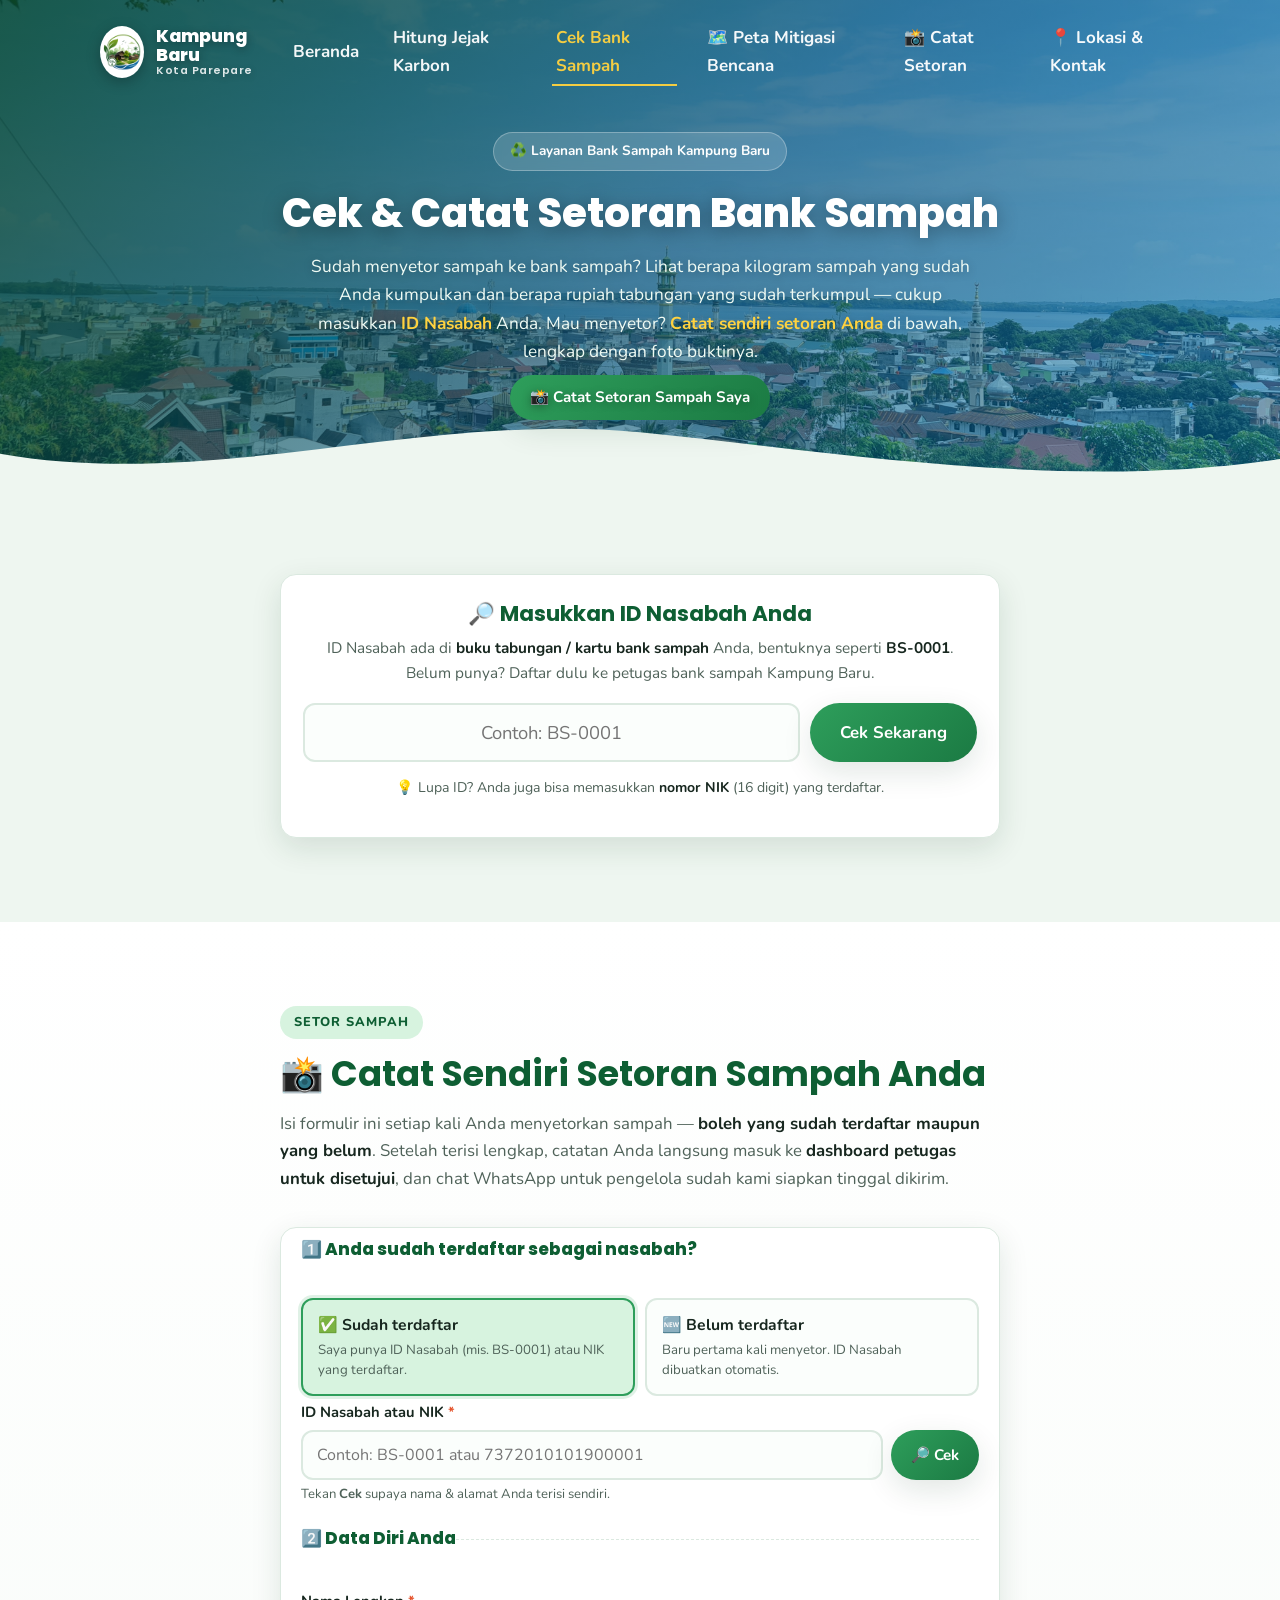
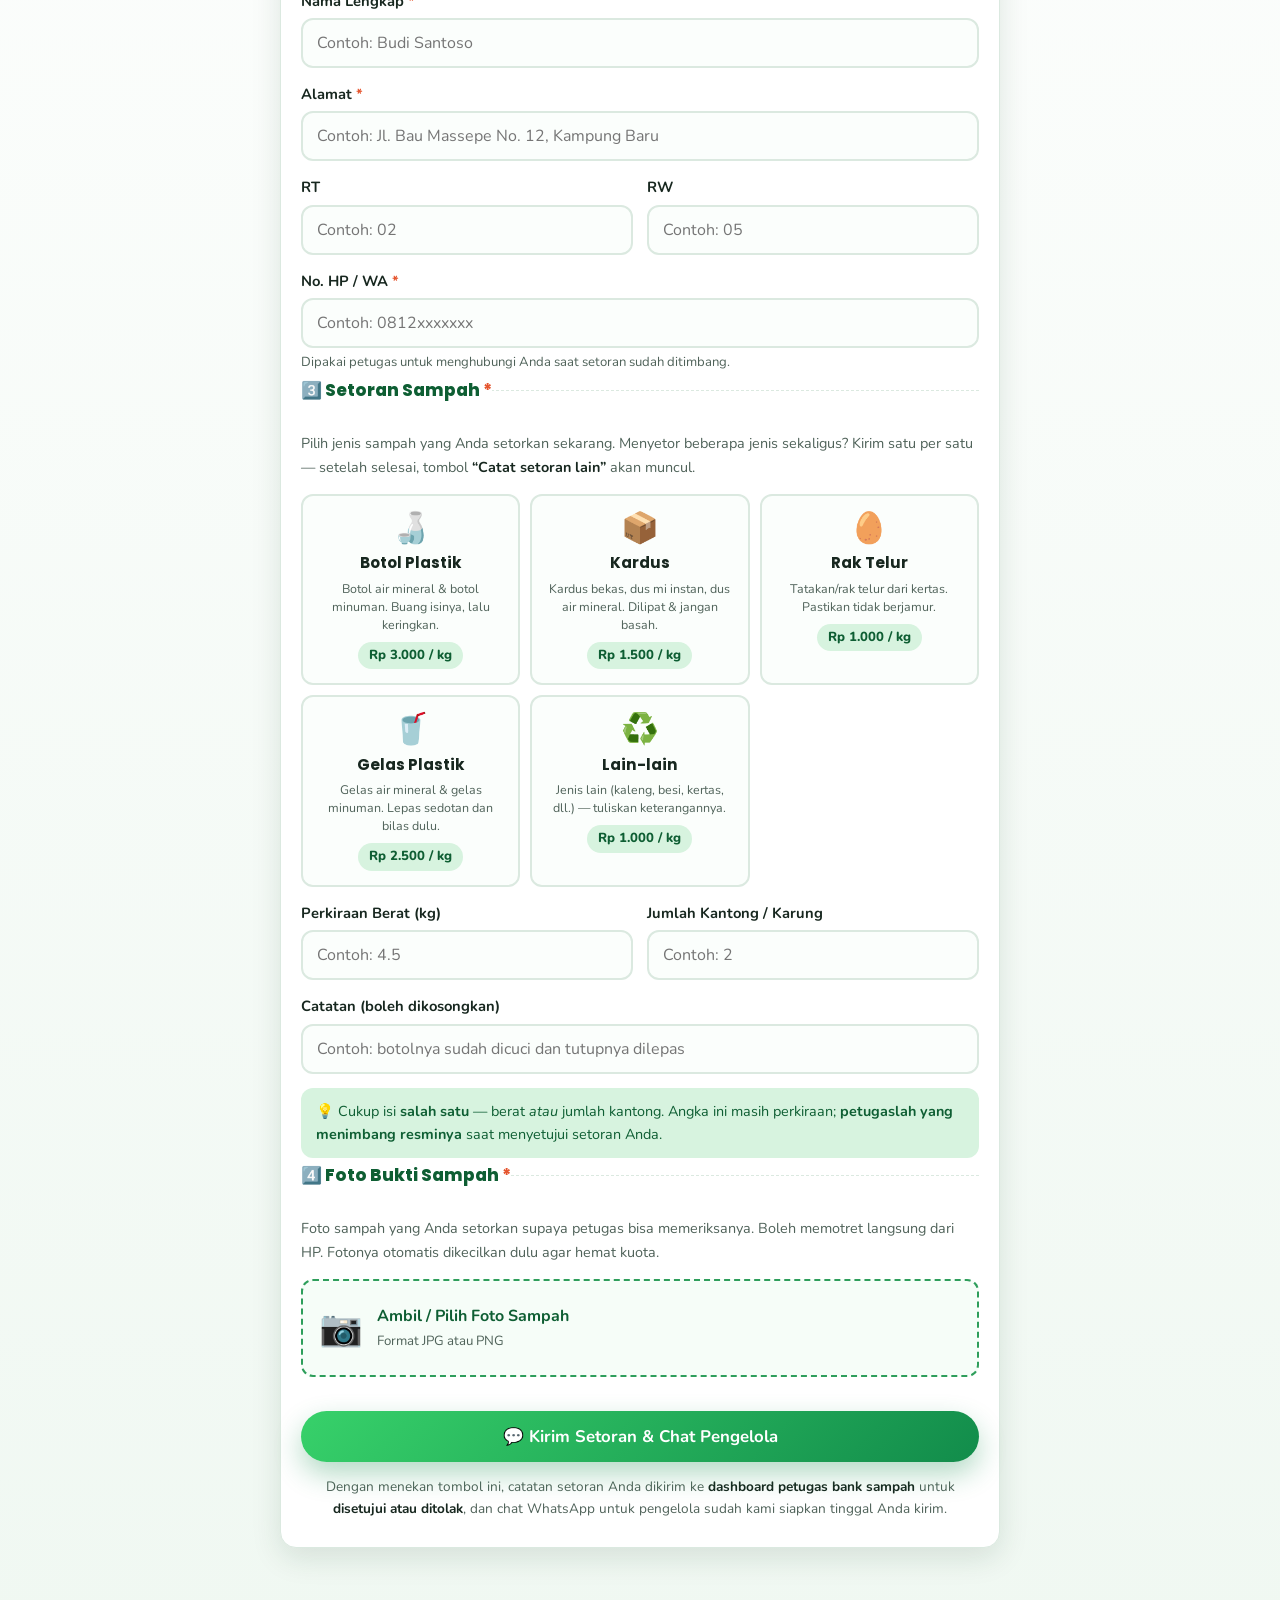
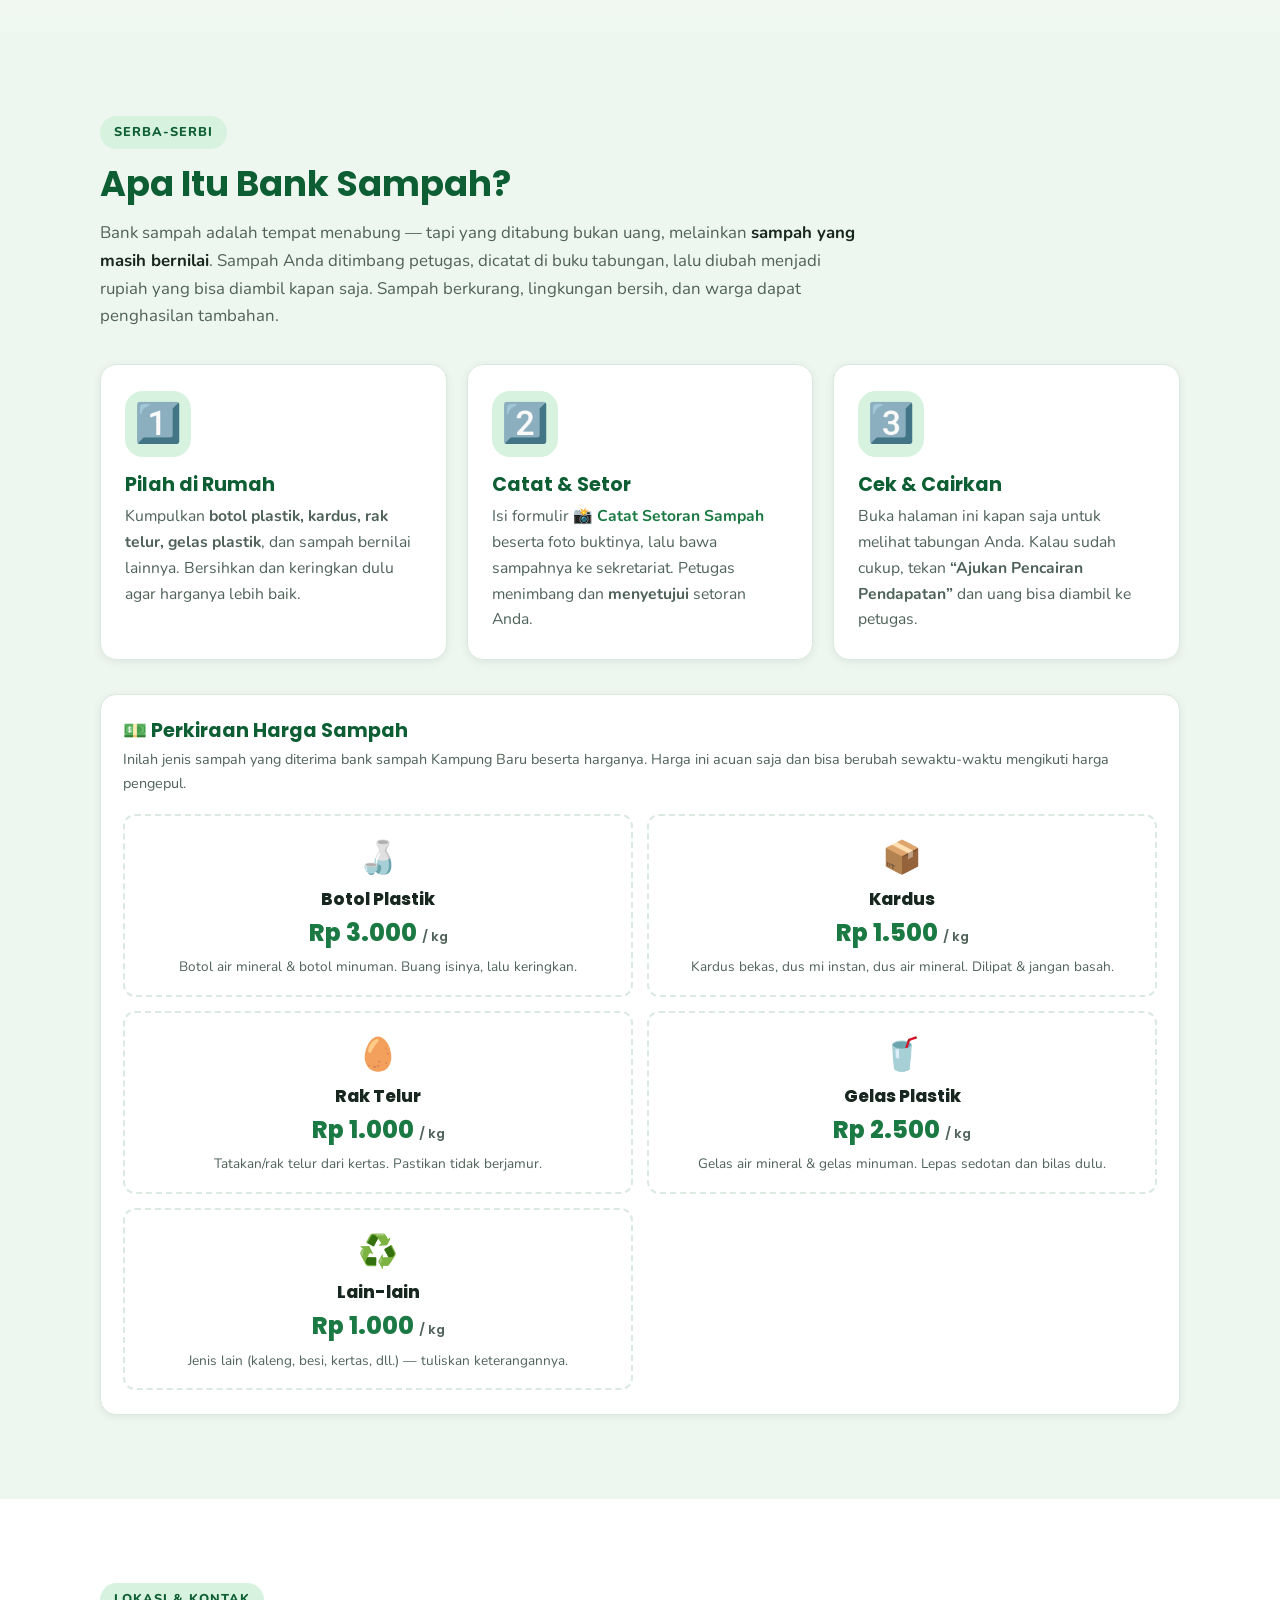
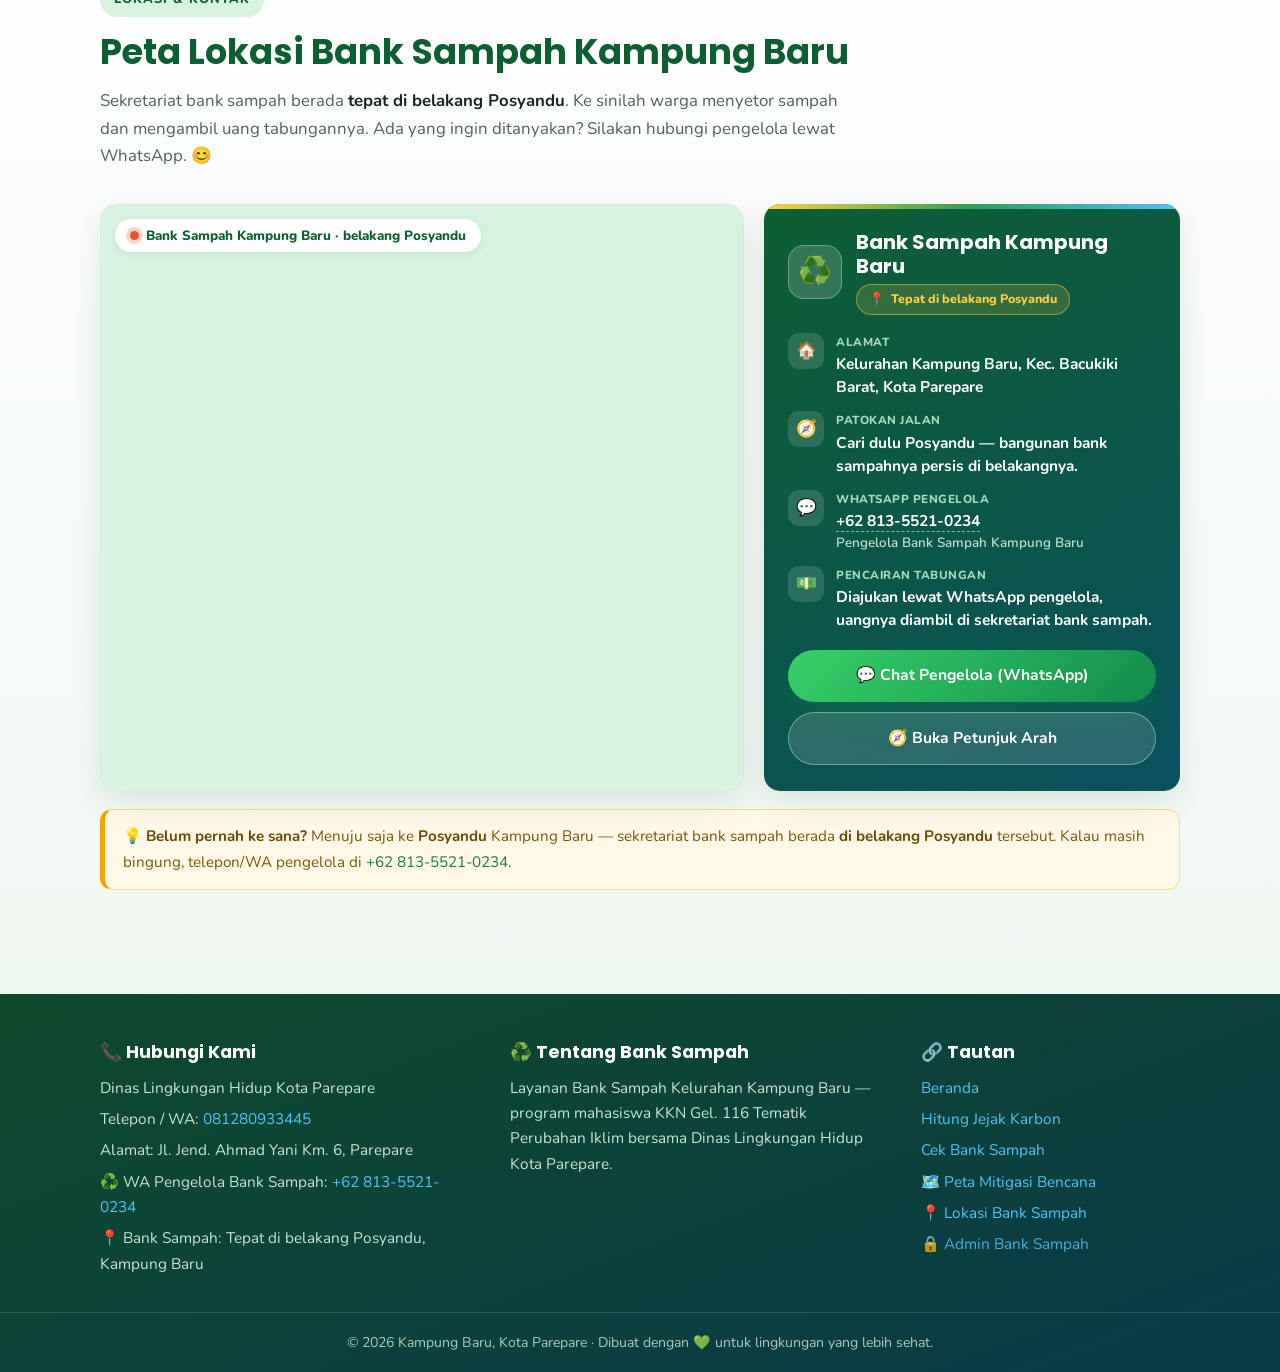
<file: bank-sampah.html>
<!DOCTYPE html>
<html lang="id">
<head>
  <meta charset="UTF-8">
  <meta name="viewport" content="width=device-width, initial-scale=1.0">
  <meta name="description" content="Cek tabungan Bank Sampah warga Kampung Baru, Kota Parepare. Masukkan ID nasabah untuk melihat berat sampah yang disetor dan pendapatan yang bisa dicairkan.">
  <meta name="theme-color" content="#1b7a43">
  <title>Cek Bank Sampah — Kelurahan Kampung Baru, Kota Parepare</title>

  <!-- Ikon situs: tab peramban, penanda favorit, dan pintasan layar utama ponsel -->
  <link rel="icon" type="image/png" sizes="32x32" href="assets/logo-kkarbon-32.png">
  <link rel="icon" type="image/png" sizes="192x192" href="assets/logo-kkarbon-192.png">
  <link rel="apple-touch-icon" href="assets/logo-kkarbon-180.png">

  <link rel="preconnect" href="https://fonts.googleapis.com">
  <link rel="preconnect" href="https://fonts.gstatic.com" crossorigin>
  <link href="https://fonts.googleapis.com/css2?family=Nunito:wght@400;600;700&family=Poppins:wght@600;700;800&display=swap" rel="stylesheet">

  <link rel="stylesheet" href="css/styles.css">
  <link rel="stylesheet" href="css/bank-sampah.css">
</head>
<body>

  <!-- ============================ HEADER ============================ -->
  <header class="hero hero-mini">
    <div class="hero-bg" aria-hidden="true"></div>

    <nav class="nav">
      <a class="nav-merek" href="index.html">
        <span class="logo-wrap">
          <img class="logo" src="assets/logo-kkarbon-192.png" alt="Logo Kalkulator Jejak Karbon Kampung Baru"
               onerror="this.style.display='none';">
        </span>
        <span class="nav-judul">Kampung Baru<small>Kota Parepare</small></span>
      </a>

      <button class="nav-toggle" id="navToggle" aria-label="Buka menu">
        <span></span><span></span><span></span>
      </button>

      <ul class="nav-menu" id="navMenu">
        <li><a href="index.html">Beranda</a></li>
        <li><a href="index.html#hitung">Hitung Jejak Karbon</a></li>
        <li><a href="bank-sampah.html" class="aktif">Cek Bank Sampah</a></li>
        <li><a href="peta-mitigasi-bencana.html">🗺️ Peta Mitigasi Bencana</a></li>
        <li><a href="#setor">📸 Catat Setoran</a></li>
        <li><a href="#lokasi">📍 Lokasi &amp; Kontak</a></li>
      </ul>
    </nav>

    <div class="hero-isi">
      <span class="hero-lencana">♻️ Layanan Bank Sampah Kampung Baru</span>
      <h1>Cek &amp; Catat Setoran Bank Sampah</h1>
      <p class="hero-teks">
        Sudah menyetor sampah ke bank sampah? Lihat berapa kilogram sampah yang sudah Anda kumpulkan
        dan berapa rupiah tabungan yang sudah terkumpul — cukup masukkan <strong>ID Nasabah</strong> Anda.
        Mau menyetor? <strong>Catat sendiri setoran Anda</strong> di bawah, lengkap dengan foto buktinya.
      </p>
      <p class="hero-teks">
        <a class="tombol tombol-kecil" href="#setor">📸 Catat Setoran Sampah Saya</a>
      </p>
    </div>

    <svg class="hero-gelombang" viewBox="0 0 1440 120" preserveAspectRatio="none" aria-hidden="true">
      <path d="M0,64 C240,120 480,0 720,32 C960,64 1200,120 1440,72 L1440,120 L0,120 Z"></path>
    </svg>
  </header>

  <main>

    <!-- ======================= KOTAK PENCARIAN ======================= -->
    <section class="seksi" id="cek">
      <div class="wadah wadah-sempit">

        <div class="bs-cari-kotak">
          <h2 class="bs-cari-judul">🔎 Masukkan ID Nasabah Anda</h2>
          <p class="bs-cari-ket">
            ID Nasabah ada di <strong>buku tabungan / kartu bank sampah</strong> Anda, bentuknya seperti
            <strong>BS-0001</strong>. Belum punya? Daftar dulu ke petugas bank sampah Kampung Baru.
          </p>

          <form class="bs-cari-form" id="formCek" novalidate>
            <input type="text" id="inputId" class="bs-cari-input"
                   placeholder="Contoh: BS-0001" autocomplete="off"
                   aria-label="ID Nasabah Bank Sampah">
            <button type="submit" class="tombol bs-cari-tombol" id="tombolCek">Cek Sekarang</button>
          </form>

          <p class="bs-cari-bantu">
            💡 Lupa ID? Anda juga bisa memasukkan <strong>nomor NIK</strong> (16 digit) yang terdaftar.
          </p>

          <p class="bs-pesan" id="pesanCek" role="status" aria-live="polite"></p>
        </div>

        <!-- ============================ HASIL ============================ -->
        <section id="hasilBs" class="bs-hasil tersembunyi" aria-live="polite">

          <!-- Identitas warga -->
          <div class="bs-kartu bs-identitas">
            <div class="bs-identitas-atas">
              <div class="bs-avatar" id="bsAvatar">👤</div>
              <div class="bs-identitas-teks">
                <span class="bs-label-kecil">Nama Warga</span>
                <h3 id="bsNama">—</h3>
                <span class="bs-badge" id="bsStatusNasabah">Aktif</span>
              </div>
            </div>
            <div class="bs-identitas-rincian">
              <div><span class="bs-label-kecil">ID Nasabah</span><strong id="bsId">—</strong></div>
              <div><span class="bs-label-kecil">NIK</span><strong id="bsNik">—</strong></div>
              <div><span class="bs-label-kecil">Alamat</span><strong id="bsAlamat">—</strong></div>
              <div><span class="bs-label-kecil">Terdaftar Sejak</span><strong id="bsTanggalDaftar">—</strong></div>
            </div>
          </div>

          <!-- Setoran terakhir -->
          <div class="bs-kartu bs-kartu-terakhir">
            <h3 class="bs-kartu-judul">🆕 Setoran yang Baru Saja Dimasukkan</h3>
            <p class="bs-kartu-ket">
              Catatan setoran Anda yang paling akhir masuk ke tabungan. Selengkapnya —
              termasuk yang masih menunggu persetujuan — ada di
              <strong>📜 Riwayat Setoran Anda</strong> di bawah.
            </p>
            <div id="bsSetoranTerakhir" class="bs-terakhir-isi"></div>
          </div>

          <!-- Total berat / kantong -->
          <div class="bs-kartu">
            <h3 class="bs-kartu-judul">⚖️ Berat &amp; Jumlah Kantong Keseluruhan</h3>
            <p class="bs-kartu-ket">
              Seluruh sampah Anda yang <strong>sudah ditimbang &amp; dicatat petugas</strong>,
              dipisah menurut jenisnya. Setoran yang masih menunggu persetujuan belum
              ikut dihitung di sini — lihat <strong>📜 Riwayat Setoran Anda</strong>.
            </p>

            <div class="bs-total-utama">
              <div>
                <span class="bs-label-kecil">Total Berat</span>
                <div class="bs-total-angka" id="bsTotalBerat">0 kg</div>
              </div>
              <div>
                <span class="bs-label-kecil">Total Kantong</span>
                <div class="bs-total-angka" id="bsTotalKantong">0 kantong</div>
              </div>
              <div>
                <span class="bs-label-kecil">Setoran Tercatat</span>
                <div class="bs-total-angka" id="bsJumlahSetoran">0 kali</div>
              </div>
            </div>

            <!-- Rincian tiap jenis sampah — diisi js/bank-sampah.js
                 mengikuti daftar KONFIGURASI.BANK_SAMPAH.JENIS di js/config.js -->
            <div class="bs-jenis-grid" id="bsRincianJenis"></div>
          </div>

          <!-- Pendapatan -->
          <div class="bs-kartu">
            <h3 class="bs-kartu-judul">💰 Pendapatan Anda</h3>
            <p class="bs-kartu-ket">Uang hasil menabung sampah. Yang belum dicairkan masih tersimpan di bank sampah.</p>

            <div class="bs-uang-grid">
              <div class="bs-uang bs-uang-total">
                <span class="bs-uang-label">Pendapatan Keseluruhan</span>
                <div class="bs-uang-angka" id="bsUangTotal">Rp 0</div>
                <span class="bs-uang-ket">Sejak pertama kali menabung</span>
              </div>
              <div class="bs-uang bs-uang-belum">
                <span class="bs-uang-label">Belum Dicairkan</span>
                <div class="bs-uang-angka" id="bsUangBelum">Rp 0</div>
                <span class="bs-uang-ket">Bisa Anda ajukan pencairannya</span>
              </div>
              <div class="bs-uang bs-uang-sudah">
                <span class="bs-uang-label">Sudah Dicairkan</span>
                <div class="bs-uang-angka" id="bsUangSudah">Rp 0</div>
                <span class="bs-uang-ket">Sudah Anda terima</span>
              </div>
            </div>

            <div class="bs-cair-kotak">
              <p class="bs-cair-info" id="bsCairInfo"></p>
              <button type="button" class="tombol tombol-penuh bs-tombol-cair" id="tombolCair">
                💬 Ajukan Pencairan lewat WhatsApp
              </button>
              <p class="bs-cair-catatan">
                Tombol ini membuka <strong>WhatsApp pengelola bank sampah</strong> dengan pesan yang
                sudah lengkap — berisi nama, NIK, ID nasabah, rincian sampah Anda, dan jumlah yang
                ingin dicairkan. Anda tinggal menekan tombol kirim di WhatsApp.
                Uang diserahkan langsung di sekretariat bank sampah
                (<span data-bs-lokasi-patokan>tepat di belakang Posyandu</span>).
              </p>
            </div>
          </div>

          <!-- Riwayat -->
          <div class="bs-kartu">
            <h3 class="bs-kartu-judul">📜 Riwayat Setoran Anda</h3>
            <p class="bs-kartu-ket">
              Daftar <strong>semua</strong> setoran dari yang terbaru — baik yang dicatat petugas
              maupun yang <strong>Anda catat sendiri</strong>, termasuk yang masih menunggu
              persetujuan dan yang ditolak.
            </p>
            <div id="bsRiwayat"></div>
          </div>

          <div class="bs-hasil-aksi">
            <button type="button" class="tombol tombol-kecil" id="tombolCekLagi">↻ Cek ID Lain</button>
          </div>
        </section>

      </div>
    </section>

    <!-- ================= CATAT SETORAN SAMPAH (oleh warga) ================= -->
    <section class="seksi seksi-alt" id="setor">
      <div class="wadah wadah-sempit">
        <span class="seksi-label">Setor Sampah</span>
        <h2 class="seksi-judul">📸 Catat Sendiri Setoran Sampah Anda</h2>
        <p class="seksi-intro">
          Isi formulir ini setiap kali Anda menyetorkan sampah — <strong>boleh yang sudah terdaftar
          maupun yang belum</strong>. Setelah terisi lengkap, catatan Anda langsung masuk ke
          <strong>dashboard petugas untuk disetujui</strong>, dan chat WhatsApp untuk pengelola
          sudah kami siapkan tinggal dikirim.
        </p>

        <form class="bs-setor-kotak" id="formSetorWarga" novalidate>

          <!-- ---------- Langkah 1: sudah terdaftar atau belum ---------- -->
          <fieldset class="bs-set-blok">
            <legend class="bs-set-legend">1️⃣ Anda sudah terdaftar sebagai nasabah?</legend>

            <div class="bs-pilih-baris">
              <label class="bs-pilih-kartu">
                <input type="radio" name="swTerdaftar" value="ya" checked>
                <span class="bs-pilih-isi">
                  <strong>✅ Sudah terdaftar</strong>
                  <small>Saya punya ID Nasabah (mis. BS-0001) atau NIK yang terdaftar.</small>
                </span>
              </label>
              <label class="bs-pilih-kartu">
                <input type="radio" name="swTerdaftar" value="tidak">
                <span class="bs-pilih-isi">
                  <strong>🆕 Belum terdaftar</strong>
                  <small>Baru pertama kali menyetor. ID Nasabah dibuatkan otomatis.</small>
                </span>
              </label>
            </div>

            <div class="bs-set-field" id="swKotakId">
              <label for="swId">ID Nasabah atau NIK <span class="wajib">*</span></label>
              <div class="bs-set-gabung">
                <input type="text" id="swId" placeholder="Contoh: BS-0001 atau 7372010101900001"
                       autocomplete="off" inputmode="text">
                <button type="button" class="tombol tombol-kecil" id="swCekId">🔎 Cek</button>
              </div>
              <small>Tekan <strong>Cek</strong> supaya nama &amp; alamat Anda terisi sendiri.</small>
              <p class="bs-pesan" id="swPesanId" role="status" aria-live="polite"></p>
            </div>

            <p class="bs-set-info tersembunyi" id="swInfoBaru">
              🆕 Tidak perlu mengisi ID. <strong>ID Nasabah baru akan dibuatkan otomatis</strong>
              begitu setoran ini terkirim, dan nomornya langsung kami tampilkan supaya bisa Anda catat.
            </p>
          </fieldset>

          <!-- ---------- Langkah 2: data diri ---------- -->
          <fieldset class="bs-set-blok">
            <legend class="bs-set-legend">2️⃣ Data Diri Anda</legend>

            <div class="bs-set-grid">
              <div class="bs-set-field bs-set-lebar">
                <label for="swNama">Nama Lengkap <span class="wajib">*</span></label>
                <input type="text" id="swNama" placeholder="Contoh: Budi Santoso" autocomplete="name">
              </div>
              <div class="bs-set-field bs-set-lebar">
                <label for="swAlamat">Alamat <span class="wajib">*</span></label>
                <input type="text" id="swAlamat" placeholder="Contoh: Jl. Bau Massepe No. 12, Kampung Baru"
                       autocomplete="street-address">
              </div>
              <div class="bs-set-field">
                <label for="swRt">RT</label>
                <input type="text" id="swRt" inputmode="numeric" placeholder="Contoh: 02">
              </div>
              <div class="bs-set-field">
                <label for="swRw">RW</label>
                <input type="text" id="swRw" inputmode="numeric" placeholder="Contoh: 05">
              </div>
              <div class="bs-set-field bs-set-lebar">
                <label for="swHp">No. HP / WA <span class="wajib">*</span></label>
                <input type="tel" id="swHp" inputmode="tel" placeholder="Contoh: 0812xxxxxxx" autocomplete="tel">
                <small>Dipakai petugas untuk menghubungi Anda saat setoran sudah ditimbang.</small>
              </div>
            </div>
          </fieldset>

          <!-- ---------- Langkah 3: sampah yang disetor ---------- -->
          <fieldset class="bs-set-blok">
            <legend class="bs-set-legend">3️⃣ Setoran Sampah <span class="wajib">*</span></legend>
            <p class="bs-set-ket">
              Pilih jenis sampah yang Anda setorkan sekarang. Menyetor beberapa jenis sekaligus?
              Kirim satu per satu — setelah selesai, tombol <strong>“Catat setoran lain”</strong> akan muncul.
            </p>

            <!-- Diisi js/bank-sampah.js dari KONFIGURASI.BANK_SAMPAH.JENIS -->
            <div class="bs-jenis-pilih" id="swJenisPilih"></div>

            <div class="bs-set-field tersembunyi" id="swKotakLain">
              <label for="swJenisLain">Isi jika memilih Lain-lain <span class="wajib">*</span></label>
              <input type="text" id="swJenisLain" placeholder="Contoh: kaleng bekas, besi tua, kertas koran">
              <small>Tuliskan sampah apa yang Anda setorkan, supaya petugas bisa menaksir harganya.</small>
            </div>

            <div class="bs-set-grid">
              <div class="bs-set-field">
                <label for="swBerat">Perkiraan Berat (kg)</label>
                <input type="number" id="swBerat" min="0" step="0.1" inputmode="decimal" placeholder="Contoh: 4.5">
              </div>
              <div class="bs-set-field">
                <label for="swKantong">Jumlah Kantong / Karung</label>
                <input type="number" id="swKantong" min="0" step="1" inputmode="numeric" placeholder="Contoh: 2">
              </div>
              <div class="bs-set-field bs-set-lebar">
                <label for="swCatatan">Catatan (boleh dikosongkan)</label>
                <input type="text" id="swCatatan" placeholder="Contoh: botolnya sudah dicuci dan tutupnya dilepas">
              </div>
            </div>
            <p class="bs-set-info">
              💡 Cukup isi <strong>salah satu</strong> — berat <em>atau</em> jumlah kantong.
              Angka ini masih perkiraan; <strong>petugaslah yang menimbang resminya</strong> saat
              menyetujui setoran Anda.
            </p>
          </fieldset>

          <!-- ---------- Langkah 4: foto bukti ---------- -->
          <fieldset class="bs-set-blok">
            <legend class="bs-set-legend">4️⃣ Foto Bukti Sampah <span class="wajib">*</span></legend>
            <p class="bs-set-ket">
              Foto sampah yang Anda setorkan supaya petugas bisa memeriksanya. Boleh memotret
              langsung dari HP. Fotonya otomatis dikecilkan dulu agar hemat kuota.
            </p>

            <label class="bs-foto-pilih" for="swFoto" id="swFotoLabel">
              <span class="bs-foto-ikon" aria-hidden="true">📷</span>
              <span class="bs-foto-teks"><strong>Ambil / Pilih Foto Sampah</strong>
                <small>Format JPG atau PNG</small></span>
              <input type="file" id="swFoto" accept="image/*" capture="environment">
            </label>

            <div class="bs-foto-pratinjau tersembunyi" id="swFotoPratinjau">
              <img id="swFotoGambar" alt="Pratinjau foto sampah yang akan disetor">
              <div class="bs-foto-aksi">
                <span id="swFotoInfo"></span>
                <button type="button" class="tombol tombol-kecil tombol-batal" id="swFotoHapus">🗑️ Ganti Foto</button>
              </div>
            </div>
          </fieldset>

          <p class="bs-pesan" id="swPesan" role="status" aria-live="polite"></p>

          <button type="submit" class="tombol tombol-penuh tombol-wa" id="swKirim">
            💬 Kirim Setoran &amp; Chat Pengelola
          </button>
          <p class="bs-set-catatan">
            Dengan menekan tombol ini, catatan setoran Anda dikirim ke
            <strong>dashboard petugas bank sampah</strong> untuk <strong>disetujui atau ditolak</strong>,
            dan chat WhatsApp untuk pengelola sudah kami siapkan tinggal Anda kirim.
          </p>
        </form>
      </div>
    </section>

    <!-- ======================= PENJELASAN ======================= -->
    <section class="seksi">
      <div class="wadah">
        <span class="seksi-label">Serba-serbi</span>
        <h2 class="seksi-judul">Apa Itu Bank Sampah?</h2>
        <p class="seksi-intro">
          Bank sampah adalah tempat menabung — tapi yang ditabung bukan uang, melainkan
          <strong>sampah yang masih bernilai</strong>. Sampah Anda ditimbang petugas, dicatat di buku
          tabungan, lalu diubah menjadi rupiah yang bisa diambil kapan saja.
          Sampah berkurang, lingkungan bersih, dan warga dapat penghasilan tambahan.
        </p>

        <div class="kartu-grid">
          <div class="kartu">
            <div class="kartu-ikon">1️⃣</div>
            <h3>Pilah di Rumah</h3>
            <p>Kumpulkan <strong>botol plastik, kardus, rak telur, gelas plastik</strong>, dan sampah
               bernilai lainnya. Bersihkan dan keringkan dulu agar harganya lebih baik.</p>
          </div>
          <div class="kartu">
            <div class="kartu-ikon">2️⃣</div>
            <h3>Catat &amp; Setor</h3>
            <p>Isi formulir <strong><a href="#setor">📸 Catat Setoran Sampah</a></strong> beserta foto
               buktinya, lalu bawa sampahnya ke sekretariat. Petugas menimbang dan
               <strong>menyetujui</strong> setoran Anda.</p>
          </div>
          <div class="kartu">
            <div class="kartu-ikon">3️⃣</div>
            <h3>Cek &amp; Cairkan</h3>
            <p>Buka halaman ini kapan saja untuk melihat tabungan Anda. Kalau sudah cukup, tekan
               <strong>“Ajukan Pencairan Pendapatan”</strong> dan uang bisa diambil ke petugas.</p>
          </div>
        </div>

        <div class="bs-harga-kotak">
          <h3>💵 Perkiraan Harga Sampah</h3>
          <p class="bs-harga-ket">
            Inilah jenis sampah yang diterima bank sampah Kampung Baru beserta harganya.
            Harga ini acuan saja dan bisa berubah sewaktu-waktu mengikuti harga pengepul.
          </p>
          <div class="bs-harga-grid" id="bsDaftarHarga"></div>
        </div>
      </div>
    </section>

    <!-- ==================== LOKASI & PETA BANK SAMPAH ==================== -->
    <section id="lokasi" class="seksi seksi-alt">
      <div class="wadah">
        <span class="seksi-label">Lokasi &amp; Kontak</span>
        <h2 class="seksi-judul">Peta Lokasi Bank Sampah Kampung Baru</h2>
        <p class="seksi-intro">
          Sekretariat bank sampah berada <strong>tepat di belakang Posyandu</strong>.
          Ke sinilah warga menyetor sampah dan mengambil uang tabungannya.
          Ada yang ingin ditanyakan? Silakan hubungi pengelola lewat WhatsApp. 😊
        </p>

        <div class="peta-grid">
          <!-- Peta Google Maps -->
          <div class="peta-bingkai">
            <span class="peta-pin">
              <span class="peta-pin-titik" aria-hidden="true"></span>
              Bank Sampah Kampung Baru · belakang Posyandu
            </span>
            <iframe
              src="https://www.google.com/maps/embed?pb=!1m14!1m8!1m3!1d315.4718778987693!2d119.62548481630374!3d-4.020724387069273!3m2!1i1024!2i768!4f13.1!3m3!1m2!1s0x2d95bb0049e4eab7%3A0xa19ec07320ddf690!2sBank%20Sampah%20Kampung%20Baru!5e1!3m2!1sid!2sid!4v1785479685653!5m2!1sid!2sid"
              title="Peta lokasi Bank Sampah Kampung Baru"
              width="1000" height="600" style="border:0;" allowfullscreen=""
              loading="lazy" referrerpolicy="strict-origin-when-cross-origin"></iframe>
          </div>

          <!-- Keterangan lokasi & kontak pengelola -->
          <aside class="peta-info">
            <div class="peta-info-atas">
              <div class="peta-info-ikon" aria-hidden="true">♻️</div>
              <div>
                <h3 class="peta-info-judul" data-bs-lokasi-nama>Bank Sampah Kampung Baru</h3>
                <span class="peta-lencana">📍 <span data-bs-lokasi-patokan>Tepat di belakang Posyandu</span></span>
              </div>
            </div>

            <ul class="peta-daftar">
              <li>
                <span class="peta-daftar-ikon" aria-hidden="true">🏠</span>
                <span>
                  <span class="peta-daftar-label">Alamat</span>
                  <span class="peta-daftar-isi" data-bs-lokasi-alamat>Kelurahan Kampung Baru, Kec. Bacukiki Barat, Kota Parepare</span>
                </span>
              </li>
              <li>
                <span class="peta-daftar-ikon" aria-hidden="true">🧭</span>
                <span>
                  <span class="peta-daftar-label">Patokan Jalan</span>
                  <span class="peta-daftar-isi">Cari dulu <strong>Posyandu</strong> — bangunan bank sampahnya persis di belakangnya.</span>
                </span>
              </li>
              <li>
                <span class="peta-daftar-ikon" aria-hidden="true">💬</span>
                <span>
                  <span class="peta-daftar-label">WhatsApp Pengelola</span>
                  <span class="peta-daftar-isi">
                    <a data-bs-wa-link href="https://wa.me/6281355210234" target="_blank" rel="noopener">
                      <span data-bs-wa-teks>+62 813-5521-0234</span>
                    </a>
                    <small data-bs-pengelola-nama>Pengelola Bank Sampah Kampung Baru</small>
                  </span>
                </span>
              </li>
              <li>
                <span class="peta-daftar-ikon" aria-hidden="true">💵</span>
                <span>
                  <span class="peta-daftar-label">Pencairan Tabungan</span>
                  <span class="peta-daftar-isi">Diajukan lewat WhatsApp pengelola, uangnya diambil di sekretariat bank sampah.</span>
                </span>
              </li>
            </ul>

            <div class="peta-aksi">
              <a class="tombol tombol-wa" data-bs-wa-link href="https://wa.me/6281355210234"
                 target="_blank" rel="noopener">💬 Chat Pengelola (WhatsApp)</a>
              <a class="tombol tombol-peta" data-bs-arah-link
                 href="https://www.google.com/maps/dir/?api=1&amp;destination=-4.020724%2C119.625485"
                 target="_blank" rel="noopener">🧭 Buka Petunjuk Arah</a>
            </div>
          </aside>
        </div>

        <p class="peta-catatan">
          💡 <strong>Belum pernah ke sana?</strong> Menuju saja ke <strong>Posyandu</strong> Kampung Baru —
          sekretariat bank sampah berada <strong>di belakang Posyandu</strong> tersebut.
          Kalau masih bingung, telepon/WA pengelola di
          <a data-bs-wa-link href="https://wa.me/6281355210234" target="_blank" rel="noopener"><span data-bs-wa-teks>+62 813-5521-0234</span></a>.
        </p>
      </div>
    </section>
  </main>

  <!-- ============================ FOOTER ============================ -->
  <footer class="footer">
    <div class="wadah footer-isi">
      <div class="footer-kolom">
        <h3>📞 Hubungi Kami</h3>
        <p id="kontakInstansi">Dinas Lingkungan Hidup Kota Parepare</p>
        <p>Telepon / WA: <a id="kontakTelepon" href="tel:081280933445">081280933445</a></p>
        <p>Alamat: <span id="kontakAlamat">Jl. Jend. Ahmad Yani Km. 6, Parepare</span></p>
        <p>♻️ WA Pengelola Bank Sampah:
          <a data-bs-wa-link href="https://wa.me/6281355210234" target="_blank" rel="noopener">
            <span data-bs-wa-teks>+62 813-5521-0234</span></a>
        </p>
        <p>📍 Bank Sampah: <span data-bs-lokasi-patokan>Tepat di belakang Posyandu</span>, Kampung Baru</p>
      </div>
      <div class="footer-kolom">
        <h3>♻️ Tentang Bank Sampah</h3>
        <p>Layanan Bank Sampah Kelurahan Kampung Baru — program mahasiswa KKN Gel. 116 Tematik
           Perubahan Iklim bersama Dinas Lingkungan Hidup Kota Parepare.</p>
      </div>
      <div class="footer-kolom">
        <h3>🔗 Tautan</h3>
        <p><a href="index.html">Beranda</a></p>
        <p><a href="index.html#hitung">Hitung Jejak Karbon</a></p>
        <p><a href="bank-sampah.html">Cek Bank Sampah</a></p>
        <p><a href="peta-mitigasi-bencana.html">🗺️ Peta Mitigasi Bencana</a></p>
        <p><a href="#lokasi">📍 Lokasi Bank Sampah</a></p>
        <p><a href="admin-bank-sampah.html" class="tautan-admin">🔒 Admin Bank Sampah</a></p>
      </div>
    </div>
    <div class="footer-bawah">
      <p>&copy; <span id="tahunFooter">2026</span> Kampung Baru, Kota Parepare · Dibuat dengan 💚 untuk lingkungan yang lebih sehat.</p>
    </div>
  </footer>

  <!-- ============== MODAL PENGAJUAN PENCAIRAN LEWAT WHATSAPP ============== -->
  <div id="modalCair" class="modal" aria-hidden="true" role="dialog" aria-modal="true" aria-labelledby="cairJudul">
    <div class="modal-latar" id="cairLatar"></div>
    <div class="modal-kotak bs-cair-modal">
      <button class="modal-tutup" id="cairTutup" aria-label="Tutup">&times;</button>
      <div class="modal-ikon" aria-hidden="true">💬</div>
      <h3 class="modal-judul" id="cairJudul">Kirim Pengajuan lewat WhatsApp</h3>
      <p class="modal-ket">
        Pesan pengajuan Anda sudah kami siapkan lengkap. Tekan tombol hijau di bawah,
        lalu tinggal tekan <strong>kirim</strong> di aplikasi WhatsApp.
      </p>

      <div class="bs-cair-tujuan">
        <div class="bs-cair-tujuan-ikon" aria-hidden="true">👤</div>
        <div>
          <span class="bs-label-kecil">Dikirim kepada</span>
          <strong data-bs-pengelola-nama>Pengelola Bank Sampah Kampung Baru</strong>
          <span class="bs-cair-tujuan-no" data-bs-wa-teks>+62 813-5521-0234</span>
        </div>
      </div>

      <div class="bs-cair-nominal">
        <span class="bs-label-kecil">Jumlah yang diajukan</span>
        <strong id="cairNominal">Rp 0</strong>
      </div>

      <details class="bs-cair-pratinjau">
        <summary>📄 Lihat isi pesan yang akan dikirim</summary>
        <pre id="cairPratinjau"></pre>
      </details>

      <a id="cairKirim" class="tombol tombol-penuh tombol-wa" href="https://wa.me/6281355210234"
         target="_blank" rel="noopener">💬 Kirim lewat WhatsApp</a>

      <button type="button" class="tombol tombol-penuh tombol-salin" id="cairSalin">
        📋 Salin Isi Pesan
      </button>

      <p class="bs-cair-modal-catatan">
        Belum punya WhatsApp? Salin isi pesannya, lalu kirim lewat SMS — atau tunjukkan
        langsung kepada petugas di sekretariat bank sampah
        (<span data-bs-lokasi-patokan>tepat di belakang Posyandu</span>).
      </p>
    </div>
  </div>

  <!-- ============ MODAL: SETORAN TERKIRIM → CHAT KE PENGELOLA ============ -->
  <div id="modalSetor" class="modal" aria-hidden="true" role="dialog" aria-modal="true" aria-labelledby="setorJudul">
    <div class="modal-latar" id="setorLatar"></div>
    <div class="modal-kotak bs-cair-modal">
      <button class="modal-tutup" id="setorTutup" aria-label="Tutup">&times;</button>
      <div class="modal-ikon" aria-hidden="true">✅</div>
      <h3 class="modal-judul" id="setorJudul">Setoran Anda Sudah Tercatat!</h3>
      <p class="modal-ket" id="setorKet">
        Catatan setoran Anda sudah masuk ke dashboard petugas dan sedang
        <strong>menunggu persetujuan</strong>. Langkah terakhir: kirim chat ke pengelola
        supaya beliau langsung tahu.
      </p>

      <div class="bs-setor-idbaru tersembunyi" id="setorIdBaru">
        <span class="bs-label-kecil">ID Nasabah Anda</span>
        <strong id="setorIdNilai">—</strong>
        <small>Catat baik-baik — nomor inilah yang dipakai untuk mengecek tabungan Anda nanti.</small>
      </div>

      <div class="bs-cair-tujuan">
        <div class="bs-cair-tujuan-ikon" aria-hidden="true">👤</div>
        <div>
          <span class="bs-label-kecil">Dikirim kepada</span>
          <strong data-bs-pengelola-nama>Pengelola Bank Sampah Kampung Baru</strong>
          <span class="bs-cair-tujuan-no" data-bs-wa-teks>+62 813-5521-0234</span>
        </div>
      </div>

      <details class="bs-cair-pratinjau">
        <summary>📄 Lihat isi pesan yang akan dikirim</summary>
        <pre id="setorPratinjau"></pre>
      </details>

      <a id="setorKirim" class="tombol tombol-penuh tombol-wa" href="https://wa.me/6281355210234"
         target="_blank" rel="noopener">💬 Kirim lewat WhatsApp</a>

      <button type="button" class="tombol tombol-penuh tombol-salin" id="setorSalin">
        📋 Salin Isi Pesan
      </button>

      <button type="button" class="tombol tombol-penuh tombol-kecil tombol-batal" id="setorLagi">
        ➕ Catat Setoran Lain
      </button>

      <p class="bs-cair-modal-catatan">
        Foto bukti sudah ikut terkirim ke petugas, jadi <strong>tidak perlu dilampirkan lagi</strong>
        di WhatsApp. Setoran resmi masuk ke tabungan Anda setelah petugas menimbang dan menyetujuinya.
      </p>
    </div>
  </div>

  <!-- ============================ TOAST ============================ -->
  <div id="toast" class="toast" role="status" aria-live="polite"></div>

  <script src="js/config.js"></script>
  <script src="js/bantuan.js"></script>
  <script src="js/bank-sampah-lokasi.js"></script>
  <script src="js/bank-sampah-storage.js"></script>
  <script src="js/bank-sampah.js"></script>
</body>
</html>
</file>
<file: css/styles.css>
/* ============================================================================
 *  KALKULATOR JEJAK KARBON HARIAN — KAMPUNG BARU, PAREPARE
 *  Gaya (CSS) — Mobile-first, ramah lingkungan, beranimasi & profesional.
 * ========================================================================== */

/* ----------------------------- Variabel ----------------------------------- */
:root {
  --hijau-tua: #0e5e33;
  --hijau: #1b7a43;
  --hijau-terang: #2e9e5b;
  --hijau-muda: #d7f3df;
  --biru: #0288d1;
  --biru-terang: #4fc3f7;
  --kuning: #ffd23f;

  --merah: #e5552e;
  --oranye: #f4a300;

  --tinta: #17271f;
  --tinta-lembut: #4f6259;
  --latar: #eef6f0;
  --putih: #ffffff;
  --garis: #dbe9e0;

  --bayang-sm: 0 2px 8px rgba(14, 60, 36, .08);
  --bayang: 0 10px 30px rgba(14, 60, 36, .12);
  --bayang-lg: 0 20px 55px rgba(14, 60, 36, .18);

  --radius: 16px;
  --radius-sm: 12px;
  --lebar-maks: 1120px;

  --trans: .32s cubic-bezier(.22, .61, .36, 1);
}

/* ------------------------------- Reset ------------------------------------ */
*, *::before, *::after { box-sizing: border-box; }
* { margin: 0; }
html { scroll-behavior: smooth; -webkit-text-size-adjust: 100%; }
body {
  font-family: 'Nunito', -apple-system, BlinkMacSystemFont, 'Segoe UI', Roboto, Arial, sans-serif;
  color: var(--tinta);
  background: var(--latar);
  line-height: 1.65;
  font-size: 17px;
  overflow-x: hidden;
}
img, svg { max-width: 100%; display: block; }
a { color: var(--hijau); text-decoration: none; }
h1, h2, h3, h4 { font-family: 'Poppins', 'Nunito', sans-serif; line-height: 1.2; }
button { font-family: inherit; cursor: pointer; }

/* ----------------------------- Utilitas ----------------------------------- */
.wadah { width: 100%; max-width: var(--lebar-maks); margin: 0 auto; padding: 0 20px; }
.wadah-sempit { max-width: 760px; }
.tersembunyi { display: none !important; }
.opsional { font-weight: 400; font-size: .78em; color: var(--tinta-lembut); }
.wajib { color: var(--merah); }

/* Animasi muncul saat digulir */
.reveal { opacity: 0; transform: translateY(34px); transition: opacity .7s ease, transform .7s cubic-bezier(.22,.61,.36,1); }
.reveal.terlihat { opacity: 1; transform: none; }

/* ------------------------------- Tombol ----------------------------------- */
.tombol {
  display: inline-flex; align-items: center; justify-content: center; gap: 8px;
  border: none; border-radius: 999px;
  background: linear-gradient(135deg, var(--hijau-terang), var(--hijau));
  color: #fff; font-weight: 700; font-size: 1.05rem;
  padding: 14px 30px; box-shadow: var(--bayang);
  transition: transform var(--trans), box-shadow var(--trans), filter var(--trans);
  position: relative; overflow: hidden; text-align: center;
}
.tombol::after {
  content: ""; position: absolute; top: 0; left: -60%; width: 40%; height: 100%;
  background: linear-gradient(120deg, transparent, rgba(255,255,255,.45), transparent);
  transform: skewX(-20deg);
}
.tombol:hover { transform: translateY(-3px); box-shadow: var(--bayang-lg); filter: brightness(1.04); }
.tombol:hover::after { animation: kilau .8s ease; }
.tombol:active { transform: translateY(-1px) scale(.99); }

.tombol-hero { font-size: 1.15rem; padding: 16px 38px; margin-top: 10px; }
.tombol-hitung {
  width: 100%; font-size: 1.25rem; padding: 18px; margin-top: 8px;
  background: linear-gradient(135deg, #ff8a3d, var(--merah));
  box-shadow: 0 14px 32px rgba(229, 85, 46, .35);
}
.tombol-penuh { width: 100%; margin-top: 18px; }
.tombol-kecil { font-size: .95rem; padding: 10px 20px; }
.tombol-excel { background: linear-gradient(135deg, #21a366, #147a44); }
.tombol-csv { background: linear-gradient(135deg, var(--biru), #0166a5); }

/* ================================ HERO ==================================== */
.hero {
  position: relative; overflow: hidden;
  color: #fff; padding-bottom: 60px; isolation: isolate;
}
.hero-bg {
  position: absolute; inset: 0; z-index: -2;
  background-image:
    linear-gradient(135deg, rgba(9,72,43,.82) 0%, rgba(6,86,120,.60) 52%, rgba(2,136,209,.46) 100%),
    url('../assets/latar-parepare.jpg');
  background-size: cover, cover;
  background-position: center, center;
  background-color: #0e5e33;
  animation: zoomPelan 22s ease-in-out infinite alternate;
}

/* Partikel mengambang */
.hero-partikel { position: absolute; inset: 0; z-index: -1; pointer-events: none; }
.hero-partikel span {
  position: absolute; bottom: -40px; border-radius: 50%;
  background: rgba(255,255,255,.16); animation: apung linear infinite;
}
.hero-partikel span:nth-child(1){ left: 8%;  width: 26px; height: 26px; animation-duration: 15s; }
.hero-partikel span:nth-child(2){ left: 24%; width: 14px; height: 14px; animation-duration: 12s; animation-delay: 2s; }
.hero-partikel span:nth-child(3){ left: 46%; width: 34px; height: 34px; animation-duration: 18s; animation-delay: 1s; }
.hero-partikel span:nth-child(4){ left: 65%; width: 12px; height: 12px; animation-duration: 11s; animation-delay: 4s; }
.hero-partikel span:nth-child(5){ left: 80%; width: 22px; height: 22px; animation-duration: 16s; animation-delay: 3s; }
.hero-partikel span:nth-child(6){ left: 92%; width: 16px; height: 16px; animation-duration: 13s; animation-delay: 5s; }

/* Navigasi */
.nav {
  position: relative; z-index: 5;
  display: flex; align-items: center; justify-content: space-between;
  gap: 16px; padding: 16px 20px; max-width: var(--lebar-maks); margin: 0 auto;
}
.nav-merek { display: flex; align-items: center; gap: 12px; }
.logo-wrap { display: inline-flex; }
.logo {
  width: 52px; height: 52px; object-fit: contain;
  background: #fff; border-radius: 50%; padding: 3px;
  box-shadow: 0 4px 14px rgba(0,0,0,.25);
}
.nav-judul {
  display: flex; flex-direction: column; font-family: 'Poppins', sans-serif;
  font-weight: 800; font-size: 1.1rem; line-height: 1.1; color: #fff;
  text-shadow: 0 2px 8px rgba(0,0,0,.3);
}
.nav-judul small { font-weight: 600; font-size: .68rem; opacity: .85; letter-spacing: .5px; }

.nav-toggle {
  display: flex; flex-direction: column; gap: 5px; background: none; border: none;
  padding: 8px; z-index: 6;
}
.nav-toggle span { width: 26px; height: 3px; background: #fff; border-radius: 3px; transition: var(--trans); }
.nav-toggle.aktif span:nth-child(1){ transform: translateY(8px) rotate(45deg); }
.nav-toggle.aktif span:nth-child(2){ opacity: 0; }
.nav-toggle.aktif span:nth-child(3){ transform: translateY(-8px) rotate(-45deg); }

.nav-menu { list-style: none; padding: 0; }
.nav-menu li a {
  color: #fff; font-weight: 700; padding: 8px 4px; display: block;
  position: relative; opacity: .95;
}
.nav-menu li a::after {
  content: ""; position: absolute; left: 0; bottom: 2px; height: 2px; width: 0;
  background: var(--kuning); transition: width var(--trans);
}
.nav-menu li a:hover::after { width: 100%; }

/* Isi hero */
.hero-isi { position: relative; z-index: 3; text-align: center; padding: 40px 20px 30px; max-width: 820px; margin: 0 auto; }
.hero-lencana {
  display: inline-block; background: rgba(255,255,255,.16); backdrop-filter: blur(4px);
  border: 1px solid rgba(255,255,255,.28); color: #fff; font-weight: 700; font-size: .85rem;
  padding: 7px 16px; border-radius: 999px; margin-bottom: 18px;
  animation: masukAtas .7s .1s both;
}
.hero-isi h1 {
  font-size: clamp(1.9rem, 6vw, 3.2rem); font-weight: 800; margin-bottom: 16px;
  text-shadow: 0 4px 20px rgba(0,0,0,.35); animation: masukAtas .7s .2s both;
}
.hero-teks {
  font-size: clamp(1rem, 2.6vw, 1.2rem); max-width: 660px; margin: 0 auto 8px;
  color: #f0fbf4; text-shadow: 0 2px 10px rgba(0,0,0,.3); animation: masukAtas .7s .35s both;
}
/* Chip keunggulan di hero */
.hero-chip {
  list-style: none; padding: 0; margin: 20px auto 6px;
  display: flex; flex-wrap: wrap; justify-content: center; gap: 10px;
  max-width: 620px; animation: masukAtas .7s .45s both;
}
.hero-chip li {
  background: rgba(255,255,255,.15); border: 1px solid rgba(255,255,255,.3);
  backdrop-filter: blur(4px); color: #fff; font-weight: 700; font-size: .88rem;
  padding: 8px 15px; border-radius: 999px; white-space: nowrap;
}

.tombol-hero { animation: masukAtas .7s .55s both; }

/* Gelombang pemisah */
.hero-gelombang { position: absolute; left: 0; right: 0; bottom: -1px; width: 100%; height: 80px; z-index: 2; }
.hero-gelombang path { fill: var(--latar); }

/* ================================ SEKSI =================================== */
.seksi { padding: 64px 0; }
.seksi-alt { background: linear-gradient(180deg, #ffffff, #f0f8f2); }
.seksi-label {
  display: inline-block; background: var(--hijau-muda); color: var(--hijau-tua);
  font-weight: 800; font-size: .8rem; letter-spacing: 1px; text-transform: uppercase;
  padding: 6px 14px; border-radius: 999px; margin-bottom: 14px;
}
.seksi-judul { font-size: clamp(1.5rem, 4.5vw, 2.2rem); color: var(--hijau-tua); margin-bottom: 14px; }
.seksi-intro { color: var(--tinta-lembut); max-width: 760px; margin-bottom: 34px; font-size: 1.05rem; }
.seksi-intro strong { color: var(--tinta); }

/* Kartu */
.kartu-grid { display: grid; grid-template-columns: 1fr; gap: 20px; }
.kartu {
  background: var(--putih); border: 1px solid var(--garis); border-radius: var(--radius);
  padding: 26px 24px; box-shadow: var(--bayang-sm); transition: transform var(--trans), box-shadow var(--trans);
  position: relative; overflow: hidden;
}
.kartu::before {
  content: ""; position: absolute; top: 0; left: 0; width: 100%; height: 5px;
  background: linear-gradient(90deg, var(--hijau-terang), var(--biru-terang));
  transform: scaleX(0); transform-origin: left; transition: transform var(--trans);
}
.kartu:hover { transform: translateY(-6px); box-shadow: var(--bayang); }
.kartu:hover::before { transform: scaleX(1); }
.kartu-ikon {
  font-size: 2.4rem; width: 66px; height: 66px; display: flex; align-items: center; justify-content: center;
  background: var(--hijau-muda); border-radius: 18px; margin-bottom: 16px;
}
.kartu h3 { color: var(--hijau-tua); font-size: 1.2rem; margin-bottom: 8px; }
.kartu p { color: var(--tinta-lembut); font-size: .98rem; }
.kartu-mini { padding: 22px 20px; }
.kartu-mini .kartu-ikon { width: 56px; height: 56px; font-size: 2rem; }

/* ============================ 3 LANGKAH MUDAH =========================== */
.langkah-grid {
  display: flex; flex-direction: column; align-items: stretch; gap: 14px;
}
.langkah-kartu {
  position: relative; background: var(--putih); border: 1px solid var(--garis);
  border-radius: var(--radius); padding: 30px 24px 24px; text-align: center;
  box-shadow: var(--bayang-sm); transition: transform var(--trans), box-shadow var(--trans);
  flex: 1;
}
.langkah-kartu:hover { transform: translateY(-6px); box-shadow: var(--bayang); }
.langkah-nomor {
  position: absolute; top: -18px; left: 50%; transform: translateX(-50%);
  width: 40px; height: 40px; border-radius: 50%;
  background: linear-gradient(135deg, var(--hijau-terang), var(--hijau));
  color: #fff; font-family: 'Poppins', sans-serif; font-weight: 800; font-size: 1.1rem;
  display: flex; align-items: center; justify-content: center;
  box-shadow: 0 6px 16px rgba(27,122,67,.4);
}
.langkah-ikon {
  font-size: 2.6rem; width: 78px; height: 78px; margin: 8px auto 14px;
  display: flex; align-items: center; justify-content: center;
  background: var(--hijau-muda); border-radius: 50%;
}
.langkah-kartu h3 { color: var(--hijau-tua); font-size: 1.2rem; margin-bottom: 8px; }
.langkah-kartu p { color: var(--tinta-lembut); font-size: .96rem; }
.langkah-panah {
  align-self: center; color: var(--hijau-terang); font-size: 1.8rem; font-weight: 800;
  transform: rotate(90deg); line-height: 1;
}

@media (min-width: 820px) {
  .langkah-grid { flex-direction: row; align-items: stretch; }
  .langkah-panah { transform: none; }
}

/* ====================== AJAKAN CEK BANK SAMPAH =========================== */
.seksi-rapat { padding: 0 0 34px; }
.cta-bank {
  display: grid; grid-template-columns: 1fr; gap: 16px; align-items: center; text-align: center;
  background: linear-gradient(135deg, #0e5e33, #0a4f5e); color: #fff;
  border-radius: var(--radius); padding: 28px 24px; box-shadow: var(--bayang);
  position: relative; overflow: hidden;
}
.cta-bank::before {
  content: ""; position: absolute; top: 0; left: 0; width: 100%; height: 5px;
  background: linear-gradient(90deg, var(--kuning), var(--hijau-terang), var(--biru-terang));
}
.cta-bank-ikon { font-size: 3rem; line-height: 1; }
.cta-bank-teks h2 { font-size: clamp(1.25rem, 4vw, 1.7rem); color: #fff; margin-bottom: 8px; }
.cta-bank-teks p { color: #d3ecdd; font-size: .98rem; }
.cta-bank-teks p + p { margin-top: 8px; }
.cta-bank-teks strong { color: var(--kuning); }
.cta-bank-tombol { white-space: nowrap; }
.cta-bank-aksi { display: flex; flex-direction: column; gap: 9px; align-items: center; }
.cta-bank-tombol-alt {
  background: rgba(255,255,255,.16); border: 1px solid rgba(255,255,255,.34); box-shadow: none;
}
.cta-bank-tombol-alt:hover { background: rgba(255,255,255,.26); }

@media (min-width: 820px) {
  .cta-bank { grid-template-columns: auto 1fr auto; text-align: left; gap: 24px; padding: 30px 34px; }
  .cta-bank-aksi { align-items: stretch; }
}

/* ======================= PETA LOKASI BANK SAMPAH ========================= */
.peta-grid { display: grid; grid-template-columns: 1fr; gap: 20px; }

/* --- Bingkai peta (iframe Google Maps) --- */
.peta-bingkai {
  position: relative; min-width: 0; height: clamp(300px, 62vw, 430px);
  border-radius: var(--radius); overflow: hidden; border: 1px solid var(--garis);
  background: var(--hijau-muda); box-shadow: var(--bayang);
}
.peta-bingkai iframe {
  position: absolute; inset: 0; width: 100%; height: 100%; border: 0; display: block;
}
/* Label kecil yang mengambang di atas peta (tidak menghalangi geser peta) */
.peta-pin {
  position: absolute; top: 14px; left: 14px; z-index: 2; pointer-events: none;
  display: inline-flex; align-items: center; gap: 7px; max-width: calc(100% - 28px);
  background: rgba(255,255,255,.94); color: var(--hijau-tua);
  border-radius: 999px; padding: 8px 15px; box-shadow: var(--bayang-sm);
  font-weight: 800; font-size: .84rem; line-height: 1.3;
}
.peta-pin-titik {
  width: 9px; height: 9px; border-radius: 50%; background: var(--merah); flex-shrink: 0;
  box-shadow: 0 0 0 4px rgba(229,85,46,.25); animation: denyut 2s ease-in-out infinite;
}

/* --- Kartu keterangan di samping peta --- */
.peta-info {
  position: relative; overflow: hidden;
  background: linear-gradient(150deg, #0e5e33, #0a4f5e); color: #fff;
  border-radius: var(--radius); padding: 26px 24px; box-shadow: var(--bayang);
  display: flex; flex-direction: column; gap: 18px;
}
.peta-info::before {
  content: ""; position: absolute; top: 0; left: 0; width: 100%; height: 5px;
  background: linear-gradient(90deg, var(--kuning), var(--hijau-terang), var(--biru-terang));
}
.peta-info-atas { display: flex; align-items: center; gap: 14px; }
.peta-info-ikon {
  width: 54px; height: 54px; flex-shrink: 0; border-radius: 16px;
  background: rgba(255,255,255,.16); border: 1px solid rgba(255,255,255,.28);
  display: flex; align-items: center; justify-content: center; font-size: 1.7rem;
}
.peta-info-judul { color: #fff; font-size: 1.25rem; margin-bottom: 6px; }
.peta-lencana {
  display: inline-flex; align-items: center; gap: 6px; border-radius: 999px;
  background: rgba(255,210,63,.16); border: 1px solid rgba(255,210,63,.45);
  color: var(--kuning); font-size: .78rem; font-weight: 800; padding: 4px 12px;
}

.peta-daftar { list-style: none; padding: 0; display: grid; gap: 13px; }
.peta-daftar li { display: grid; grid-template-columns: 36px 1fr; gap: 12px; align-items: start; }
.peta-daftar-ikon {
  width: 36px; height: 36px; border-radius: 11px; background: rgba(255,255,255,.13);
  display: flex; align-items: center; justify-content: center; font-size: 1.05rem;
}
.peta-daftar-label {
  display: block; font-size: .73rem; font-weight: 800; letter-spacing: .5px;
  text-transform: uppercase; color: #a8d8bd;
}
.peta-daftar-isi { display: block; font-size: .97rem; font-weight: 700; color: #fff; line-height: 1.5; word-break: break-word; }
.peta-daftar-isi a { color: #fff; border-bottom: 1px dashed rgba(255,255,255,.55); }
.peta-daftar-isi a:hover { color: var(--kuning); border-bottom-color: var(--kuning); }
.peta-daftar-isi small { display: block; font-weight: 600; font-size: .84rem; color: #bfe0cd; }

.peta-aksi { display: grid; gap: 10px; margin-top: auto; }
.peta-aksi .tombol { font-size: .98rem; padding: 13px 18px; }
.tombol-wa { background: linear-gradient(135deg, #37d16a, #128c4b); box-shadow: 0 12px 28px rgba(18,140,75,.32); }
.tombol-peta {
  background: rgba(255,255,255,.14); border: 1px solid rgba(255,255,255,.34); box-shadow: none;
  font-size: .98rem;
}
.tombol-peta:hover { background: rgba(255,255,255,.24); }

/* --- Catatan patokan di bawah peta --- */
.peta-catatan {
  margin-top: 18px; background: #fff8e6; border: 1px solid #ffd98a; border-left: 5px solid var(--oranye);
  border-radius: var(--radius-sm); padding: 14px 18px; color: #7a5608; font-size: .95rem;
}
.peta-catatan strong { color: #6a4a06; }

@media (min-width: 920px) {
  .peta-grid { grid-template-columns: 1.55fr 1fr; align-items: stretch; }
  .peta-bingkai { height: 100%; min-height: 460px; }
}

/* ================================ FORM =================================== */
.form-karbon {
  background: var(--putih); border-radius: var(--radius); box-shadow: var(--bayang);
  padding: 10px 22px 30px; border: 1px solid var(--garis);
}
.grup { border: none; padding: 22px 0; border-bottom: 1px dashed var(--garis); }
.grup:last-of-type { border-bottom: none; }
.grup legend {
  font-family: 'Poppins', sans-serif; font-weight: 700; font-size: 1.15rem; color: var(--hijau-tua);
  display: flex; align-items: center; gap: 10px; margin-bottom: 6px; padding: 0;
}
.grup-nomor {
  display: inline-flex; align-items: center; justify-content: center;
  width: 30px; height: 30px; background: linear-gradient(135deg, var(--hijau-terang), var(--hijau));
  color: #fff; border-radius: 50%; font-size: .95rem; flex-shrink: 0;
}
.grup-hint { color: var(--tinta-lembut); font-size: .95rem; margin-bottom: 12px; }

.baris-input { margin-top: 16px; }
.baris-input label { display: block; font-weight: 700; margin-bottom: 7px; color: var(--tinta); }
.baris-input input, .baris-input select {
  width: 100%; padding: 13px 15px; border: 2px solid var(--garis); border-radius: var(--radius-sm);
  font-size: 1.05rem; font-family: inherit; background: #fbfefc; color: var(--tinta);
  transition: border-color var(--trans), box-shadow var(--trans);
}
.baris-input input:focus, .baris-input select:focus {
  outline: none; border-color: var(--hijau-terang); box-shadow: 0 0 0 4px rgba(46,158,91,.15); background: #fff;
}
.input-salah { border-color: var(--merah) !important; box-shadow: 0 0 0 4px rgba(229,85,46,.15) !important; animation: goyang .4s; }
.petunjuk { display: block; margin-top: 6px; color: var(--tinta-lembut); font-size: .85rem; line-height: 1.55; }
.petunjuk strong { color: var(--tinta); }
.petunjuk em { color: var(--hijau-tua); font-style: normal; font-weight: 600; }
.grup-hint strong { color: var(--tinta); }
.dua-kolom { display: grid; grid-template-columns: 1fr; gap: 0; }

/* Pilihan pill (Ya/Tidak, mode) */
.pilihan-pill { display: inline-flex; flex-wrap: wrap; gap: 8px; background: var(--hijau-muda); padding: 6px; border-radius: 999px; }
.pilihan-pill input { position: absolute; opacity: 0; width: 0; height: 0; }
.pilihan-pill label {
  margin: 0 !important; padding: 9px 20px; border-radius: 999px; font-weight: 700; color: var(--hijau-tua);
  cursor: pointer; transition: var(--trans); user-select: none;
}
.pilihan-pill input:checked + label {
  background: linear-gradient(135deg, var(--hijau-terang), var(--hijau)); color: #fff; box-shadow: var(--bayang-sm);
}
.pilihan-pill input:focus-visible + label { box-shadow: 0 0 0 3px rgba(2,136,209,.4); }
.pilihan-mode { display: flex; }
.pilihan-mode label { flex: 1; text-align: center; }

/* ================================ HASIL ================================== */
.hasil {
  margin-top: 32px; background: var(--putih); border-radius: var(--radius);
  box-shadow: var(--bayang-lg); padding: 30px 24px; border: 1px solid var(--garis);
  opacity: 0; transform: translateY(30px) scale(.98); transition: opacity .6s ease, transform .6s cubic-bezier(.22,.61,.36,1);
}
.hasil.tampil { opacity: 1; transform: none; }
.hasil-sapaan {
  text-align: center; font-weight: 700; color: var(--hijau); font-size: 1.02rem;
  background: var(--hijau-muda); border-radius: 999px; padding: 8px 16px;
  margin: 0 auto 14px; max-width: max-content;
}
.hasil-judul { text-align: center; color: var(--hijau-tua); font-size: 1.6rem; margin-bottom: 22px; }

.hasil-total-kotak {
  text-align: center; background: linear-gradient(135deg, var(--hijau-tua), var(--biru));
  color: #fff; border-radius: var(--radius); padding: 26px 20px; box-shadow: var(--bayang);
}
.hasil-total-label { display: block; font-weight: 600; opacity: .9; font-size: .95rem; }
.hasil-total-angka { font-family: 'Poppins', sans-serif; font-weight: 800; font-size: clamp(2.6rem, 12vw, 4rem); line-height: 1.1; }
.hasil-total-angka small { font-size: .9rem; font-weight: 600; opacity: .9; }
.hasil-total-tahun {
  display: inline-block; margin-top: 10px; font-size: .88rem; font-weight: 700;
  background: rgba(255,255,255,.18); border: 1px solid rgba(255,255,255,.25);
  padding: 5px 14px; border-radius: 999px;
}

/* Perbandingan "setara dengan" */
.setara-intro { color: var(--tinta-lembut); font-size: .96rem; margin-bottom: 14px; }
.rincian-intro { color: var(--tinta-lembut); font-size: .92rem; margin-bottom: 14px; margin-top: -4px; }
.setara-grid { display: grid; grid-template-columns: 1fr; gap: 12px; }
.setara-kartu {
  background: linear-gradient(160deg, #f4faf6, #eaf6ef); border: 1px solid var(--garis);
  border-radius: var(--radius-sm); padding: 18px 16px; text-align: center;
  animation: masukAtas .5s both;
}
.setara-ikon { font-size: 2.2rem; margin-bottom: 6px; }
.setara-angka {
  font-family: 'Poppins', sans-serif; font-weight: 800; font-size: 1.7rem;
  color: var(--hijau-tua); line-height: 1.1;
}
.setara-satuan { font-weight: 700; color: var(--hijau); font-size: .95rem; margin-bottom: 6px; }
.setara-ket { color: var(--tinta-lembut); font-size: .84rem; line-height: 1.4; }

@media (min-width: 620px) {
  .setara-grid { grid-template-columns: repeat(3, 1fr); }
}

/* Dampak pada suhu bumi (bersama-sama) */
.suhu-kotak {
  background: linear-gradient(160deg, #fff7ed, #fdeee3);
  border: 1px solid #f6d5bd; border-radius: var(--radius);
  padding: 22px 20px; position: relative; overflow: hidden;
}
.suhu-kotak::before {
  content: ""; position: absolute; top: 0; left: 0; width: 100%; height: 5px;
  background: linear-gradient(90deg, var(--kuning), var(--oranye), var(--merah));
}
.suhu-judul { color: #b9421c; font-size: 1.2rem; margin-bottom: 12px; }
.suhu-teks { color: var(--tinta-lembut); font-size: .98rem; margin-bottom: 12px; }
.suhu-teks strong { color: var(--tinta); }
#suhuNaratif { color: #b9421c; }

.suhu-grid { display: grid; grid-template-columns: 1fr; gap: 12px; margin: 6px 0 14px; }
.suhu-kartu {
  background: #fff; border: 1px solid #f2d9c6; border-radius: var(--radius-sm);
  padding: 16px 18px; text-align: center;
}
.suhu-kartu-panas { background: linear-gradient(135deg, #e5552e, #c0361a); border-color: transparent; }
.suhu-kartu-label { font-size: .82rem; font-weight: 700; color: var(--tinta-lembut); margin-bottom: 6px; }
.suhu-kartu-panas .suhu-kartu-label { color: #ffe6dd; }
.suhu-kartu-angka {
  font-family: 'Poppins', sans-serif; font-weight: 800; font-size: 1.7rem;
  color: var(--oranye); line-height: 1.15;
}
.suhu-kartu-panas .suhu-kartu-angka { color: #fff; }

.suhu-pesan {
  background: var(--hijau-muda); border-radius: var(--radius-sm); padding: 14px 16px;
  color: var(--hijau-tua); font-weight: 700; font-size: .97rem; margin-bottom: 12px;
}
.suhu-sumber { font-size: .78rem; color: var(--tinta-lembut); font-style: italic; }

@media (min-width: 560px) {
  .suhu-grid { grid-template-columns: 1fr 1fr; }
}

/* Badge kategori */
.kategori-badge {
  display: flex; align-items: center; gap: 16px; margin-top: 20px; padding: 18px 20px;
  border-radius: var(--radius); border: 2px solid var(--garis); background: #fafefb;
  transition: var(--trans);
}
.kategori-badge.rendah { border-color: #7ecb93; background: #edfaf0; }
.kategori-badge.sedang { border-color: #ffcf6b; background: #fff8e9; }
.kategori-badge.tinggi { border-color: #f3a488; background: #fdefe9; }
.kategori-ikon { font-size: 2.6rem; animation: denyut 2s ease-in-out infinite; }
.kategori-teks { display: flex; flex-direction: column; }
.kategori-teks strong { font-family: 'Poppins', sans-serif; font-size: 1.2rem; }
.kategori-badge.rendah .kategori-teks strong { color: #1c7a43; }
.kategori-badge.sedang .kategori-teks strong { color: #b9791a; }
.kategori-badge.tinggi .kategori-teks strong { color: #c0421f; }
.kategori-teks span { color: var(--tinta-lembut); font-size: .95rem; }

/* Gauge */
.gauge { margin-top: 22px; }
.gauge-jalur { height: 20px; border-radius: 999px; background: linear-gradient(90deg, #7ecb93 0%, #ffcf6b 50%, #f3a488 100%); position: relative; overflow: hidden; box-shadow: inset 0 2px 6px rgba(0,0,0,.12); }
.gauge-isi { height: 100%; width: 0; border-radius: 999px; transition: width 1.1s cubic-bezier(.22,.61,.36,1); position: relative; }
.gauge-isi::after { content: ""; position: absolute; right: 0; top: 50%; transform: translate(50%,-50%); width: 26px; height: 26px; border-radius: 50%; background: #fff; border: 4px solid currentColor; box-shadow: var(--bayang-sm); }
.gauge-isi.rendah { background: rgba(46,158,91,.35); color: var(--hijau-terang); }
.gauge-isi.sedang { background: rgba(244,163,0,.30); color: var(--oranye); }
.gauge-isi.tinggi { background: rgba(229,85,46,.30); color: var(--merah); }
.gauge-skala { display: flex; justify-content: space-between; margin-top: 8px; font-size: .82rem; font-weight: 700; color: var(--tinta-lembut); }

/* Rincian */
.hasil-blok { margin-top: 28px; }
.hasil-blok h3 { color: var(--hijau-tua); font-size: 1.2rem; margin-bottom: 14px; }
.rincian-baris { margin-bottom: 14px; }
.rincian-label { display: flex; align-items: center; gap: 8px; font-weight: 700; font-size: .95rem; margin-bottom: 6px; }
.rincian-ikon { font-size: 1.1rem; }
.rincian-nilai { margin-left: auto; color: var(--tinta-lembut); font-weight: 700; }
.rincian-bar { height: 12px; background: var(--hijau-muda); border-radius: 999px; overflow: hidden; }
.rincian-bar-isi { height: 100%; width: 0; border-radius: 999px; transition: width 1s cubic-bezier(.22,.61,.36,1); }
.rincian-bar-isi.listrik { background: linear-gradient(90deg, #ffd23f, #f4a300); }
.rincian-bar-isi.gas { background: linear-gradient(90deg, #ff8a3d, #e5552e); }
.rincian-bar-isi.kendaraan { background: linear-gradient(90deg, #7c5cff, #5636d6); }
.rincian-bar-isi.sampah { background: linear-gradient(90deg, #8d6e63, #5d4037); }
.rincian-bar-isi.lain { background: linear-gradient(90deg, var(--biru-terang), var(--biru)); }

/* Saran */
.saran-daftar { list-style: none; padding: 0; }
.saran-daftar li {
  background: #f4faf6; border-left: 4px solid var(--hijau-terang); border-radius: 10px;
  padding: 12px 16px; margin-bottom: 10px; font-size: .98rem;
  animation: masukKiri .5s both;
}
.hasil-aksi { text-align: center; margin-top: 26px; }

/* ================================ FOOTER ================================= */
.footer { background: linear-gradient(160deg, #0e4a2c, #0a3a4a); color: #d9efe2; margin-top: 20px; }
.footer-isi { display: grid; grid-template-columns: 1fr; gap: 26px; padding-top: 48px; padding-bottom: 30px; }
.footer-kolom h3 { color: #fff; font-size: 1.1rem; margin-bottom: 12px; }
.footer-kolom p { font-size: .96rem; margin-bottom: 6px; color: #c7e5d5; }
.footer-kolom a { color: var(--biru-terang); }
.footer-kolom a:hover { color: var(--kuning); }
.tautan-admin { opacity: .85; }
.footer-bawah { border-top: 1px solid rgba(255,255,255,.14); padding: 18px 20px; text-align: center; font-size: .88rem; color: #a9cbba; }

/* ================================ MODAL ================================== */
.modal { position: fixed; inset: 0; z-index: 100; display: none; align-items: center; justify-content: center; padding: 18px; }
.modal.tampil { display: flex; animation: munculModal .3s ease; }
.modal-latar { position: absolute; inset: 0; background: rgba(9,40,26,.6); backdrop-filter: blur(3px); }
.modal-kotak {
  position: relative; z-index: 2; background: #fff; border-radius: 20px; max-width: 520px; width: 100%;
  max-height: 90vh; overflow-y: auto; padding: 34px 26px 26px; box-shadow: var(--bayang-lg); text-align: center;
  animation: pop .4s cubic-bezier(.22,.61,.36,1);
}
.modal-tutup {
  position: absolute; top: 12px; right: 14px; background: #f0f4f1; border: none; width: 38px; height: 38px;
  border-radius: 50%; font-size: 1.5rem; line-height: 1; color: var(--tinta-lembut); transition: var(--trans);
}
.modal-tutup:hover { background: var(--merah); color: #fff; transform: rotate(90deg); }
.modal-ikon { font-size: 3.4rem; margin-bottom: 8px; animation: denyut 2s ease-in-out infinite; }
.modal-judul { color: var(--hijau-tua); font-size: 1.5rem; margin-bottom: 8px; }
.modal-ket { color: var(--tinta-lembut); margin-bottom: 18px; }
.modal-subjudul { text-align: left; color: var(--tinta); font-size: 1rem; margin-bottom: 10px; }
.modal-saran { list-style: none; padding: 0; text-align: left; }
.modal-saran li { background: #f4faf6; border-radius: 10px; padding: 11px 14px; margin-bottom: 8px; font-size: .96rem; }

/* ============================ PANEL ADMIN ================================ */
.admin-kotak { max-width: 960px; text-align: left; }
.admin-gerbang { text-align: center; max-width: 360px; margin: 10px auto; }
.admin-gerbang p { color: var(--tinta-lembut); margin-bottom: 14px; }
.admin-gerbang input {
  width: 100%; padding: 13px 15px; border: 2px solid var(--garis); border-radius: var(--radius-sm);
  font-size: 1.05rem; text-align: center; margin-bottom: 8px;
}
.admin-gerbang input:focus { outline: none; border-color: var(--hijau-terang); box-shadow: 0 0 0 4px rgba(46,158,91,.15); }
.admin-pesan { color: var(--merah); font-weight: 700; font-size: .9rem; min-height: 20px; margin: 4px 0; opacity: 0; transition: var(--trans); }
.admin-pesan.tampil { opacity: 1; }

.admin-ringkasan { display: flex; flex-wrap: wrap; gap: 14px; margin: 6px 0 18px; }
.admin-stat { background: var(--hijau-muda); border-radius: var(--radius-sm); padding: 14px 20px; flex: 1; min-width: 130px; }
.admin-stat-angka { display: block; font-family: 'Poppins', sans-serif; font-weight: 800; font-size: 2rem; color: var(--hijau-tua); line-height: 1; }
.admin-stat-label { font-size: .82rem; color: var(--tinta-lembut); font-weight: 700; text-transform: uppercase; letter-spacing: .5px; }
.admin-stat-teks { display: block; font-weight: 700; color: var(--hijau-tua); margin-top: 4px; }

.admin-tombol-baris { display: flex; flex-wrap: wrap; gap: 10px; margin-bottom: 14px; }
.admin-status { color: var(--tinta-lembut); font-size: .9rem; min-height: 18px; }
.admin-kosong { text-align: center; color: var(--tinta-lembut); padding: 30px 10px; }

.admin-tabel-wadah { overflow-x: auto; border: 1px solid var(--garis); border-radius: var(--radius-sm); -webkit-overflow-scrolling: touch; }
.admin-tabel { border-collapse: collapse; width: 100%; font-size: .84rem; white-space: nowrap; }
.admin-tabel th, .admin-tabel td { padding: 9px 12px; border-bottom: 1px solid var(--garis); text-align: left; }
.admin-tabel thead th { background: var(--hijau-tua); color: #fff; position: sticky; top: 0; font-weight: 700; }
.admin-tabel tbody tr:nth-child(even) { background: #f5faf6; }
.admin-tabel tbody tr:hover { background: var(--hijau-muda); }
.admin-no { text-align: center; color: var(--tinta-lembut); }

/* Kolom aksi (Edit / Hapus) */
.admin-aksi-kol { text-align: center; }
.admin-aksi { white-space: nowrap; }
.admin-aksi-btn {
  border: none; border-radius: 8px; padding: 6px 11px; margin: 0 3px; cursor: pointer;
  font-size: .82rem; font-weight: 700; color: #fff; transition: var(--trans);
}
.admin-aksi-btn:hover { transform: translateY(-1px); box-shadow: var(--bayang-lg); }
.admin-edit { background: linear-gradient(135deg, #2e9e5b, #147a44); }
.admin-hapus { background: linear-gradient(135deg, #e0533d, #c0392b); }

/* Form edit data warga (di dalam modal) */
.admin-edit-form {
  display: grid; grid-template-columns: repeat(2, minmax(0, 1fr)); gap: 12px 16px;
  text-align: left; margin-bottom: 18px;
}
.admin-edit-field { display: flex; flex-direction: column; gap: 5px; }
.admin-edit-field span { font-size: .8rem; font-weight: 700; color: var(--tinta-lembut); }
.admin-edit-field input {
  padding: 9px 11px; border: 2px solid var(--garis); border-radius: var(--radius-sm);
  font-size: .92rem; width: 100%;
}
.admin-edit-field input:focus {
  outline: none; border-color: var(--hijau-terang); box-shadow: 0 0 0 3px rgba(46,158,91,.15);
}
.admin-edit-aksi { margin-top: 4px; }
.tombol-batal { background: linear-gradient(135deg, #8a97a0, #6c7a83); }

@media (max-width: 560px) {
  .admin-edit-form { grid-template-columns: 1fr; }
}

/* ================================ TOAST ================================== */
.toast {
  position: fixed; left: 50%; bottom: 24px; transform: translate(-50%, 16px);
  background: var(--tinta); color: #fff; padding: 14px 22px; border-radius: 999px;
  box-shadow: var(--bayang-lg); font-weight: 700; z-index: 200; max-width: 90vw; text-align: center;
  font-size: .95rem; opacity: 0; visibility: hidden; pointer-events: none;
  transition: transform .45s cubic-bezier(.22,.61,.36,1), opacity .3s ease, visibility 0s linear .3s;
}
.toast.tampil {
  transform: translate(-50%, 0); opacity: 1; visibility: visible; pointer-events: auto;
  transition: transform .45s cubic-bezier(.22,.61,.36,1), opacity .3s ease, visibility 0s;
}

/* ============================== KEYFRAMES ================================ */
@keyframes kilau { from { left: -60%; } to { left: 140%; } }
@keyframes apung { 0% { transform: translateY(0) scale(1); opacity: 0; } 10% { opacity: 1; } 90% { opacity: .6; } 100% { transform: translateY(-105vh) scale(1.3); opacity: 0; } }
@keyframes zoomPelan { from { transform: scale(1); } to { transform: scale(1.12); } }
@keyframes masukAtas { from { opacity: 0; transform: translateY(26px); } to { opacity: 1; transform: none; } }
@keyframes masukKiri { from { opacity: 0; transform: translateX(-16px); } to { opacity: 1; transform: none; } }
@keyframes denyut { 0%,100% { transform: scale(1); } 50% { transform: scale(1.12); } }
@keyframes goyang { 0%,100% { transform: translateX(0); } 25% { transform: translateX(-6px); } 75% { transform: translateX(6px); } }
@keyframes munculModal { from { opacity: 0; } to { opacity: 1; } }
@keyframes pop { from { opacity: 0; transform: scale(.9) translateY(10px); } to { opacity: 1; transform: none; } }

/* ============================ RESPONSIF ================================= */
@media (min-width: 640px) {
  .dua-kolom { grid-template-columns: 1fr 1fr; gap: 18px; }
  .kartu-grid { grid-template-columns: 1fr 1fr; }
  .footer-isi { grid-template-columns: 1fr 1fr; }
  .form-karbon { padding: 12px 30px 34px; }
}

@media (min-width: 960px) {
  .kartu-grid { grid-template-columns: repeat(3, 1fr); }
  .kartu-grid-4 { grid-template-columns: repeat(4, 1fr); }
  .footer-isi { grid-template-columns: 2fr 2fr 1.4fr; gap: 40px; }
  .seksi { padding: 84px 0; }
}

/* Menu HP */
@media (max-width: 800px) {
  .nav-menu {
    position: absolute; top: 100%; right: 12px; left: 12px;
    background: rgba(9,60,36,.97); backdrop-filter: blur(8px);
    border-radius: 16px; padding: 10px; box-shadow: var(--bayang-lg);
    display: none; flex-direction: column; gap: 2px;
  }
  .nav-menu.buka { display: flex; animation: masukAtas .3s ease; }
  .nav-menu li a { padding: 12px 16px; border-radius: 10px; }
  .nav-menu li a:hover { background: rgba(255,255,255,.1); }
}
@media (min-width: 801px) {
  .nav-toggle { display: none; }
  .nav-menu { display: flex; align-items: center; gap: 26px; }
}

/* Kurangi animasi bila pengguna memilih demikian */
@media (prefers-reduced-motion: reduce) {
  *, *::before, *::after { animation-duration: .001ms !important; animation-iteration-count: 1 !important; transition-duration: .001ms !important; scroll-behavior: auto !important; }
  .reveal { opacity: 1; transform: none; }
  .hero-bg { animation: none; }
}
</file>
<file: css/bank-sampah.css>
/* ============================================================================
 *  GAYA HALAMAN BANK SAMPAH
 *  ----------------------------------------------------------------------------
 *  Dipakai oleh:
 *    - bank-sampah.html        (halaman warga: cek tabungan sampah)
 *    - admin-bank-sampah.html  (dashboard petugas bank sampah)
 *  Melengkapi css/styles.css — variabel warna & tombol diambil dari sana.
 * ========================================================================== */

/* ============================== HERO RINGKAS ============================== */
.hero-mini { padding-bottom: 40px; }
.hero-mini .hero-isi { padding: 28px 20px 22px; }
.hero-mini .hero-isi h1 { font-size: clamp(1.6rem, 5vw, 2.5rem); }
.hero-mini .hero-teks { font-size: clamp(.98rem, 2.2vw, 1.08rem); }
.hero-mini .hero-teks strong { color: var(--kuning); }
.nav-merek { text-decoration: none; }
.nav-menu li a.aktif { color: var(--kuning); }
.nav-menu li a.aktif::after { width: 100%; background: var(--kuning); }

/* ============================ KOTAK PENCARIAN ============================ */
.bs-cari-kotak {
  background: var(--putih); border: 1px solid var(--garis); border-radius: var(--radius);
  box-shadow: var(--bayang); padding: 26px 22px; text-align: center;
}
.bs-cari-judul { color: var(--hijau-tua); font-size: 1.35rem; margin-bottom: 8px; }
.bs-cari-ket { color: var(--tinta-lembut); font-size: .96rem; margin-bottom: 18px; }
.bs-cari-ket strong, .bs-cari-bantu strong { color: var(--tinta); }

.bs-cari-form { display: flex; flex-direction: column; gap: 10px; }
.bs-cari-input {
  width: 100%; padding: 15px 18px; border: 2px solid var(--garis); border-radius: var(--radius-sm);
  font-size: 1.15rem; font-family: inherit; text-align: center; letter-spacing: 1px;
  font-weight: 700; text-transform: uppercase; background: #fbfefc; color: var(--tinta);
  transition: border-color var(--trans), box-shadow var(--trans);
}
.bs-cari-input::placeholder { font-weight: 400; letter-spacing: 0; text-transform: none; }
.bs-cari-input:focus {
  outline: none; border-color: var(--hijau-terang); background: #fff;
  box-shadow: 0 0 0 4px rgba(46,158,91,.15);
}
.bs-cari-tombol { width: 100%; }
.bs-cari-bantu { color: var(--tinta-lembut); font-size: .88rem; margin-top: 14px; }

.bs-pesan {
  margin-top: 12px; font-weight: 700; font-size: .95rem; border-radius: var(--radius-sm);
  padding: 0; max-height: 0; overflow: hidden; transition: var(--trans);
}
.bs-pesan.tampil { padding: 12px 16px; max-height: 300px; }
.bs-pesan-salah { background: #fdeee9; color: #c0421f; border: 1px solid #f3a488; }
.bs-pesan-proses { background: var(--hijau-muda); color: var(--hijau-tua); }

@media (min-width: 560px) {
  .bs-cari-form { flex-direction: row; }
  .bs-cari-tombol { width: auto; flex-shrink: 0; }
}

/* ================================ KARTU ================================== */
.bs-hasil { margin-top: 26px; animation: masukAtas .5s both; }
.bs-kartu {
  background: var(--putih); border: 1px solid var(--garis); border-radius: var(--radius);
  box-shadow: var(--bayang-sm); padding: 22px 20px; margin-bottom: 18px;
}
.bs-kartu-judul { color: var(--hijau-tua); font-size: 1.15rem; margin-bottom: 4px; }
.bs-kartu-ket { color: var(--tinta-lembut); font-size: .9rem; margin-bottom: 16px; }
.bs-label-kecil {
  display: block; font-size: .76rem; font-weight: 700; color: var(--tinta-lembut);
  text-transform: uppercase; letter-spacing: .5px; margin-bottom: 2px;
}
.bs-kosong { text-align: center; color: var(--tinta-lembut); padding: 22px 10px; font-size: .95rem; }

/* Badge status */
.bs-badge {
  display: inline-block; font-size: .76rem; font-weight: 800; padding: 3px 11px;
  border-radius: 999px; background: var(--hijau-muda); color: var(--hijau-tua); white-space: nowrap;
}
.bs-badge-hijau { background: #d7f3df; color: #12703c; }
.bs-badge-kuning { background: #fff2cf; color: #96690b; }
.bs-badge-abu { background: #e7edea; color: #596962; }
.bs-badge-merah { background: #fdeee9; color: #c0421f; }
.bs-badge-biru { background: #dcf0fb; color: #04628f; }

/* ------------------------------ Identitas -------------------------------- */
.bs-identitas { background: linear-gradient(150deg, #0e5e33, #0a4f5e); color: #fff; border: none; }
.bs-identitas-atas { display: flex; align-items: center; gap: 16px; }
.bs-avatar {
  width: 62px; height: 62px; flex-shrink: 0; border-radius: 50%;
  background: rgba(255,255,255,.18); border: 2px solid rgba(255,255,255,.4);
  display: flex; align-items: center; justify-content: center;
  font-family: 'Poppins', sans-serif; font-weight: 800; font-size: 1.8rem; color: #fff;
}
.bs-identitas .bs-label-kecil { color: #a8d8bd; }
.bs-identitas-teks h3 { font-size: 1.45rem; color: #fff; margin-bottom: 6px; }
.bs-identitas-rincian {
  display: grid; grid-template-columns: 1fr; gap: 12px;
  margin-top: 18px; padding-top: 16px; border-top: 1px solid rgba(255,255,255,.18);
}
.bs-identitas-rincian strong { font-size: 1rem; color: #fff; word-break: break-word; }

@media (min-width: 560px) { .bs-identitas-rincian { grid-template-columns: 1fr 1fr; } }
@media (min-width: 860px) { .bs-identitas-rincian { grid-template-columns: repeat(4, 1fr); } }

/* --------------------------- Setoran terakhir ---------------------------- */
.bs-kartu-terakhir { border-left: 5px solid var(--hijau-terang); }
.bs-terakhir-tanggal { font-weight: 800; color: var(--hijau-tua); margin-bottom: 12px; }
.bs-terakhir-grid { display: grid; grid-template-columns: 1fr 1fr; gap: 12px; }
.bs-kotak-kecil {
  background: #f4faf6; border: 1px solid var(--garis); border-radius: var(--radius-sm); padding: 12px 14px;
}
.bs-kotak-kecil strong { font-family: 'Poppins', sans-serif; font-size: 1.05rem; color: var(--hijau-tua); }
.bs-terakhir-catatan { margin-top: 12px; font-size: .9rem; color: var(--tinta-lembut); font-style: italic; }

@media (min-width: 700px) { .bs-terakhir-grid { grid-template-columns: repeat(4, 1fr); } }

/* ------------------------- Total berat & kantong ------------------------- */
.bs-total-utama {
  display: grid; grid-template-columns: repeat(3, 1fr); gap: 10px; margin-bottom: 18px;
  background: var(--hijau-muda); border-radius: var(--radius-sm); padding: 16px 14px; text-align: center;
}
.bs-total-angka {
  font-family: 'Poppins', sans-serif; font-weight: 800; font-size: clamp(1.05rem, 4vw, 1.5rem);
  color: var(--hijau-tua); line-height: 1.2;
}

.bs-jenis-grid { display: grid; grid-template-columns: 1fr; gap: 14px; }
.bs-jenis {
  border: 2px solid var(--garis); border-radius: var(--radius-sm); padding: 18px 16px;
  background: linear-gradient(160deg, #f7fcf9, #eef7f1);
}
.bs-jenis-kering { border-color: #9fd7f3; background: linear-gradient(160deg, #f2fbff, #e6f5fd); }
.bs-jenis-basah { border-color: #cbdba0; background: linear-gradient(160deg, #f8fcef, #eef7e0); }
.bs-jenis-sepi { opacity: .6; }
.bs-jenis-ikon { font-size: 2rem; }
.bs-jenis-nama { font-family: 'Poppins', sans-serif; font-weight: 800; font-size: 1.1rem; color: var(--tinta); }
.bs-jenis-ket { font-size: .84rem; color: var(--tinta-lembut); margin-bottom: 12px; }
.bs-jenis-baris {
  display: flex; justify-content: space-between; align-items: baseline; gap: 10px;
  padding: 7px 0; border-top: 1px dashed rgba(0,0,0,.12); font-size: .95rem;
}
.bs-jenis-baris span { color: var(--tinta-lembut); font-weight: 600; }
.bs-jenis-baris strong { font-family: 'Poppins', sans-serif; color: var(--tinta); }

@media (min-width: 620px) { .bs-jenis-grid { grid-template-columns: 1fr 1fr; } }
@media (min-width: 960px) { .bs-jenis-grid { grid-template-columns: repeat(3, 1fr); } }

/* ------------------------------ Pendapatan ------------------------------- */
.bs-uang-grid { display: grid; grid-template-columns: 1fr; gap: 12px; }
.bs-uang { border-radius: var(--radius-sm); padding: 18px 16px; text-align: center; color: #fff; }
.bs-uang-label { display: block; font-size: .82rem; font-weight: 700; opacity: .92; text-transform: uppercase; letter-spacing: .5px; }
.bs-uang-angka {
  font-family: 'Poppins', sans-serif; font-weight: 800; font-size: clamp(1.4rem, 6vw, 1.9rem);
  line-height: 1.2; margin: 4px 0;
}
.bs-uang-ket { font-size: .8rem; opacity: .9; }
.bs-uang-total { background: linear-gradient(135deg, var(--hijau-tua), var(--biru)); }
.bs-uang-belum { background: linear-gradient(135deg, #f4a300, #e5552e); }
.bs-uang-sudah { background: linear-gradient(135deg, #6c7a83, #47555d); }

@media (min-width: 720px) { .bs-uang-grid { grid-template-columns: repeat(3, 1fr); } }

.bs-cair-kotak { margin-top: 20px; padding-top: 18px; border-top: 1px dashed var(--garis); text-align: center; }
.bs-cair-info {
  font-size: .95rem; font-weight: 700; color: var(--tinta-lembut);
  background: #f4faf6; border-radius: var(--radius-sm); padding: 13px 16px; margin-bottom: 14px;
}
.bs-cair-siap { background: var(--hijau-muda); color: var(--hijau-tua); }
.bs-cair-tunggu { background: #fff6e2; color: #96690b; }
.bs-tombol-cair { background: linear-gradient(135deg, #f4a300, #e5552e); box-shadow: 0 12px 28px rgba(229,85,46,.3); }
.tombol-nonaktif {
  background: linear-gradient(135deg, #b6c2bb, #93a29a) !important;
  box-shadow: none !important; cursor: not-allowed; opacity: .85;
}
.tombol-nonaktif:hover { transform: none; filter: none; }
.bs-cair-catatan { font-size: .84rem; color: var(--tinta-lembut); margin-top: 12px; }
.bs-cair-catatan strong { color: var(--tinta); }

/* ---------- Modal pengajuan pencairan lewat WhatsApp (warga) ---------- */
.bs-cair-modal { max-width: 560px; }
.bs-cair-modal .modal-ikon { animation: none; }

.bs-cair-tujuan {
  display: flex; align-items: center; gap: 14px; text-align: left;
  background: #f2fbf5; border: 1px solid #b9e6cb; border-radius: var(--radius-sm);
  padding: 13px 15px; margin-bottom: 12px;
}
.bs-cair-tujuan-ikon {
  width: 46px; height: 46px; flex-shrink: 0; border-radius: 50%; font-size: 1.35rem;
  background: linear-gradient(135deg, #37d16a, #128c4b); color: #fff;
  display: flex; align-items: center; justify-content: center;
}
.bs-cair-tujuan strong { display: block; font-size: 1rem; color: var(--tinta); line-height: 1.35; }
.bs-cair-tujuan-no { font-weight: 800; color: #128c4b; letter-spacing: .4px; }

.bs-cair-nominal {
  background: linear-gradient(135deg, #f4a300, #e5552e); color: #fff; text-align: center;
  border-radius: var(--radius-sm); padding: 14px 16px; margin-bottom: 14px;
  box-shadow: 0 10px 24px rgba(229,85,46,.24);
}
.bs-cair-nominal .bs-label-kecil { color: rgba(255,255,255,.9); }
.bs-cair-nominal strong {
  font-family: 'Poppins', sans-serif; font-weight: 800;
  font-size: clamp(1.5rem, 7vw, 1.9rem); line-height: 1.25;
}

.bs-cair-pratinjau {
  text-align: left; background: #fbfefc; border: 1px solid var(--garis);
  border-radius: var(--radius-sm); margin-bottom: 16px; overflow: hidden;
}
.bs-cair-pratinjau summary {
  cursor: pointer; padding: 12px 15px; font-weight: 700; font-size: .92rem; color: var(--hijau-tua);
}
.bs-cair-pratinjau summary:hover { background: var(--hijau-muda); }
.bs-cair-pratinjau[open] summary { border-bottom: 1px dashed var(--garis); }
.bs-cair-pratinjau pre {
  margin: 0; padding: 14px 15px; max-height: 260px; overflow: auto;
  font-family: inherit; font-size: .86rem; line-height: 1.65; color: var(--tinta-lembut);
  white-space: pre-wrap; word-break: break-word; -webkit-overflow-scrolling: touch;
}

.tombol-salin {
  background: linear-gradient(135deg, #8a97a0, #6c7a83); box-shadow: var(--bayang-sm);
  font-size: .95rem; padding: 11px 22px; margin-top: 10px;
}
.bs-cair-modal-catatan { font-size: .84rem; color: var(--tinta-lembut); margin-top: 14px; }

/* -------------------------------- Tabel ---------------------------------- */
.bs-tabel-wadah {
  overflow-x: auto; border: 1px solid var(--garis); border-radius: var(--radius-sm);
  -webkit-overflow-scrolling: touch;
}
.bs-tabel { border-collapse: collapse; width: 100%; font-size: .88rem; white-space: nowrap; }
.bs-tabel th, .bs-tabel td { padding: 10px 13px; border-bottom: 1px solid var(--garis); text-align: left; }
.bs-tabel thead th { background: var(--hijau-tua); color: #fff; font-weight: 700; position: sticky; top: 0; }
.bs-tabel tbody tr:nth-child(even) { background: #f5faf6; }
.bs-tabel tbody tr:hover { background: var(--hijau-muda); }
.bs-tabel tbody tr:last-child td { border-bottom: none; }
.bs-tabel td .bs-badge + .bs-badge { margin-left: 5px; }

/* Kolom catatan boleh turun baris — kalau tidak, tabelnya jadi sangat lebar. */
.bs-tabel td.bs-tabel-catatan {
  white-space: normal; min-width: 150px; max-width: 260px;
  font-size: .82rem; color: var(--tinta-lembut);
}

/* ---------------- Riwayat gabungan (petugas + catatan warga) -------------- */
.bs-riwayat-info {
  background: #fff8e6; border: 1px solid #f3dfae; border-radius: var(--radius-sm);
  color: #7a5406; font-size: .87rem; line-height: 1.6; padding: 11px 14px; margin-bottom: 12px;
}
.bs-riwayat-ket {
  font-size: .8rem; color: var(--tinta-lembut); line-height: 2.1; margin-top: 12px;
}
.bs-riwayat-asal {
  display: block; font-size: .72rem; font-weight: 700;
  color: var(--tinta-lembut); margin-top: 2px;
}
.bs-riwayat-perkiraan { color: var(--tinta-lembut); font-style: italic; }

/* Petunjuk geser — hanya perlu di layar sempit, saat tabelnya terpotong. */
.bs-tabel-geser { display: none; font-size: .8rem; color: var(--tinta-lembut); margin-bottom: 8px; }
@media (max-width: 760px) { .bs-tabel-geser { display: block; } }

/* Baris yang belum menjadi tabungan resmi diberi warna berbeda supaya
 * warga langsung paham nilainya masih perkiraan / tidak jadi. */
.bs-tabel tbody tr.bs-baris-menunggu,
.bs-tabel tbody tr.bs-baris-menunggu:nth-child(even) { background: #fffbf0; }
.bs-tabel tbody tr.bs-baris-ditolak,
.bs-tabel tbody tr.bs-baris-ditolak:nth-child(even) { background: #fdf4f1; }
.bs-tabel tbody tr.bs-baris-menunggu:hover,
.bs-tabel tbody tr.bs-baris-ditolak:hover { background: var(--hijau-muda); }

.bs-hasil-aksi { text-align: center; margin: 6px 0 10px; }

/* ==========================================================================
 *  FORMULIR "CATAT SETORAN SAMPAH"  (diisi sendiri oleh warga)
 * ======================================================================== */
.bs-setor-kotak {
  background: var(--putih); border: 1px solid var(--garis); border-radius: var(--radius);
  box-shadow: var(--bayang); padding: 8px 20px 26px; margin-top: 22px;
}

.bs-set-blok { border: none; padding: 18px 0 4px; margin: 0; border-top: 1px dashed var(--garis); }
.bs-set-blok:first-of-type { border-top: none; }
.bs-set-legend {
  font-family: 'Poppins', sans-serif; font-weight: 800; font-size: 1.05rem;
  color: var(--hijau-tua); padding: 0; margin-bottom: 4px;
}
.bs-set-ket { color: var(--tinta-lembut); font-size: .9rem; margin: 6px 0 14px; }
.bs-set-ket strong { color: var(--tinta); }

.bs-set-grid { display: grid; grid-template-columns: 1fr 1fr; gap: 14px; margin-top: 14px; }
.bs-set-lebar { grid-column: 1 / -1; }
.bs-set-field { display: flex; flex-direction: column; gap: 5px; }
.bs-set-field label { font-weight: 700; font-size: .92rem; color: var(--tinta); }
.bs-set-field input {
  padding: 12px 14px; border: 2px solid var(--garis); border-radius: var(--radius-sm);
  font-size: 1rem; font-family: inherit; background: #fbfefc; color: var(--tinta); width: 100%;
}
.bs-set-field input:focus {
  outline: none; border-color: var(--hijau-terang); background: #fff;
  box-shadow: 0 0 0 3px rgba(46,158,91,.15);
}
.bs-set-field small { font-size: .82rem; color: var(--tinta-lembut); line-height: 1.5; }
.bs-set-gabung { display: flex; gap: 8px; align-items: stretch; }
.bs-set-gabung input { flex: 1; }
.bs-set-gabung .tombol { flex-shrink: 0; }

.bs-set-info {
  background: var(--hijau-muda); color: var(--hijau-tua); border-radius: var(--radius-sm);
  padding: 12px 15px; font-size: .9rem; margin-top: 14px; line-height: 1.6;
}
.bs-set-catatan { font-size: .85rem; color: var(--tinta-lembut); margin-top: 14px; text-align: center; }
.bs-set-catatan strong { color: var(--tinta); }

/* --------------------- Pilihan "sudah / belum terdaftar" ------------------ */
.bs-pilih-baris { display: grid; grid-template-columns: 1fr; gap: 10px; margin: 12px 0 4px; }
.bs-pilih-kartu { display: block; cursor: pointer; }
.bs-pilih-kartu input { position: absolute; opacity: 0; width: 0; height: 0; }
.bs-pilih-isi {
  display: block; border: 2px solid var(--garis); border-radius: var(--radius-sm);
  padding: 13px 15px; background: #fbfefc; transition: var(--trans);
}
.bs-pilih-isi strong { display: block; color: var(--tinta); font-size: .98rem; }
.bs-pilih-isi small { display: block; color: var(--tinta-lembut); font-size: .83rem; margin-top: 3px; line-height: 1.5; }
.bs-pilih-kartu:hover .bs-pilih-isi { border-color: var(--hijau-terang); }
.bs-pilih-kartu input:checked + .bs-pilih-isi {
  border-color: var(--hijau-terang); background: var(--hijau-muda);
  box-shadow: 0 0 0 3px rgba(46,158,91,.15);
}
.bs-pilih-kartu input:focus-visible + .bs-pilih-isi { outline: 3px solid var(--kuning); outline-offset: 2px; }

@media (min-width: 620px) { .bs-pilih-baris { grid-template-columns: 1fr 1fr; } }

/* ------------------------ Kartu pilihan jenis sampah --------------------- */
.bs-jenis-pilih { display: grid; grid-template-columns: 1fr 1fr; gap: 10px; margin-bottom: 4px; }
.bs-jenis-kartu { display: block; cursor: pointer; }
.bs-jenis-kartu input { position: absolute; opacity: 0; width: 0; height: 0; }
.bs-jenis-kartu-isi {
  display: block; height: 100%; border: 2px solid var(--garis); border-radius: var(--radius-sm);
  padding: 14px 12px; background: #fbfefc; text-align: center; transition: var(--trans);
}
.bs-jenis-kartu-ikon { display: block; font-size: 1.9rem; line-height: 1.2; }
.bs-jenis-kartu-isi strong {
  display: block; font-family: 'Poppins', sans-serif; font-size: .95rem;
  color: var(--tinta); margin-top: 4px;
}
.bs-jenis-kartu-isi small {
  display: block; font-size: .78rem; color: var(--tinta-lembut); line-height: 1.45; margin-top: 4px;
}
.bs-jenis-kartu-harga {
  display: inline-block; margin-top: 8px; font-weight: 800; font-size: .82rem;
  color: var(--hijau-tua); background: var(--hijau-muda); border-radius: 999px; padding: 3px 11px;
}
.bs-jenis-kartu:hover .bs-jenis-kartu-isi { border-color: var(--hijau-terang); transform: translateY(-2px); }
.bs-jenis-kartu input:checked + .bs-jenis-kartu-isi {
  border-color: var(--hijau-terang); background: linear-gradient(160deg, #f2fbf5, #e4f5ea);
  box-shadow: 0 0 0 3px rgba(46,158,91,.16);
}
.bs-jenis-kartu input:checked + .bs-jenis-kartu-isi .bs-jenis-kartu-harga { background: #fff; }
.bs-jenis-kartu input:focus-visible + .bs-jenis-kartu-isi { outline: 3px solid var(--kuning); outline-offset: 2px; }

@media (min-width: 700px) { .bs-jenis-pilih { grid-template-columns: repeat(3, 1fr); } }

/* ------------------------------- Foto bukti ------------------------------ */
.bs-foto-pilih {
  display: flex; align-items: center; gap: 14px; cursor: pointer;
  border: 2px dashed var(--hijau-terang); border-radius: var(--radius-sm);
  padding: 18px 16px; background: #f6fdf8; transition: var(--trans);
}
.bs-foto-pilih:hover { background: var(--hijau-muda); transform: translateY(-2px); }
.bs-foto-pilih input[type="file"] { position: absolute; opacity: 0; width: 0; height: 0; }
.bs-foto-ikon { font-size: 2.2rem; flex-shrink: 0; }
.bs-foto-teks strong { display: block; color: var(--hijau-tua); font-size: 1rem; }
.bs-foto-teks small { display: block; color: var(--tinta-lembut); font-size: .83rem; margin-top: 2px; }

.bs-foto-pratinjau {
  border: 2px solid var(--garis); border-radius: var(--radius-sm); overflow: hidden; background: #f7faf8;
}
.bs-foto-pratinjau img { display: block; width: 100%; max-height: 320px; object-fit: contain; background: #eef2f0; }
.bs-foto-aksi {
  display: flex; flex-wrap: wrap; align-items: center; justify-content: space-between;
  gap: 10px; padding: 11px 14px; font-size: .88rem; font-weight: 700; color: var(--hijau-tua);
}

/* -------------------- Kotak "setoran terkirim" (modal) ------------------- */
.bs-setor-idbaru {
  background: linear-gradient(135deg, var(--hijau-tua), var(--biru)); color: #fff;
  border-radius: var(--radius-sm); padding: 14px 16px; margin-bottom: 14px; text-align: center;
}
.bs-setor-idbaru .bs-label-kecil { color: rgba(255,255,255,.85); }
.bs-setor-idbaru strong {
  display: block; font-family: 'Poppins', sans-serif; font-weight: 800;
  font-size: clamp(1.5rem, 7vw, 2rem); letter-spacing: 1px; line-height: 1.25;
}
.bs-setor-idbaru small { display: block; font-size: .82rem; opacity: .9; margin-top: 4px; }

/* ------------------------------ Daftar harga ----------------------------- */
.bs-harga-kotak {
  margin-top: 34px; background: var(--putih); border: 1px solid var(--garis);
  border-radius: var(--radius); padding: 24px 22px; box-shadow: var(--bayang-sm);
}
.bs-harga-kotak h3 { color: var(--hijau-tua); font-size: 1.2rem; margin-bottom: 6px; }
.bs-harga-ket { color: var(--tinta-lembut); font-size: .9rem; margin-bottom: 18px; }
.bs-harga-grid { display: grid; grid-template-columns: 1fr; gap: 14px; }
.bs-harga-item {
  border: 2px dashed var(--garis); border-radius: var(--radius-sm); padding: 16px; text-align: center;
}
.bs-harga-ikon { font-size: 2rem; }
.bs-harga-nama { font-family: 'Poppins', sans-serif; font-weight: 800; color: var(--tinta); }
.bs-harga-nilai { font-family: 'Poppins', sans-serif; font-weight: 800; font-size: 1.5rem; color: var(--hijau); }
.bs-harga-nilai small { font-size: .8rem; color: var(--tinta-lembut); font-weight: 600; }
.bs-harga-isi { font-size: .85rem; color: var(--tinta-lembut); margin-top: 4px; }

@media (min-width: 620px) { .bs-harga-grid { grid-template-columns: 1fr 1fr; } }

/* ==========================================================================
 *  DASHBOARD ADMIN BANK SAMPAH
 * ======================================================================== */
.adm-halaman { min-height: 100vh; background: var(--latar); }

/* ------------------------------- Login ----------------------------------- */
.adm-masuk-layar {
  min-height: 100vh; display: flex; align-items: center; justify-content: center; padding: 24px 18px;
  background: linear-gradient(150deg, #0e5e33, #0a4f5e);
}
.adm-masuk-kotak {
  background: #fff; border-radius: 22px; box-shadow: var(--bayang-lg);
  padding: 34px 28px; width: 100%; max-width: 420px; text-align: center;
}
.adm-masuk-ikon { font-size: 3rem; margin-bottom: 6px; }
.adm-masuk-kotak h1 { color: var(--hijau-tua); font-size: 1.5rem; margin-bottom: 6px; }
.adm-masuk-kotak p.adm-masuk-ket { color: var(--tinta-lembut); font-size: .95rem; margin-bottom: 20px; }
.adm-masuk-field { text-align: left; margin-bottom: 14px; }
.adm-masuk-field label { display: block; font-weight: 700; font-size: .9rem; margin-bottom: 6px; }
.adm-masuk-field input {
  width: 100%; padding: 13px 15px; border: 2px solid var(--garis);
  border-radius: var(--radius-sm); font-size: 1.02rem; font-family: inherit;
}
.adm-masuk-field input:focus {
  outline: none; border-color: var(--hijau-terang); box-shadow: 0 0 0 4px rgba(46,158,91,.15);
}
.adm-masuk-pesan {
  color: var(--merah); font-weight: 700; font-size: .9rem; min-height: 22px; margin-bottom: 6px;
}
.adm-masuk-bawah { margin-top: 18px; font-size: .86rem; color: var(--tinta-lembut); }

/* Pilihan "Ingatkan Saya" — tetap masuk walau website ditutup */
.adm-masuk-ingat {
  display: flex; align-items: flex-start; gap: 11px; text-align: left; cursor: pointer;
  margin: 4px 0 14px; padding: 12px 14px;
  background: var(--latar); border: 2px solid var(--garis);
  border-radius: var(--radius-sm); transition: border-color var(--trans), background var(--trans);
}
.adm-masuk-ingat:hover { border-color: var(--hijau-terang); }
.adm-masuk-ingat:focus-within {
  border-color: var(--hijau-terang); box-shadow: 0 0 0 4px rgba(46, 158, 91, .15);
}
.adm-masuk-ingat input[type="checkbox"] {
  width: 20px; height: 20px; margin: 2px 0 0; flex: none;
  accent-color: var(--hijau-terang); cursor: pointer;
}
.adm-masuk-ingat-teks { display: block; }
.adm-masuk-ingat-teks strong { display: block; font-size: .95rem; color: var(--hijau-tua); }
.adm-masuk-ingat-teks small {
  display: block; margin-top: 2px; font-size: .8rem; line-height: 1.5; color: var(--tinta-lembut);
}

/* Layar tunggu saat "Ingatkan Saya" sedang dipakai masuk otomatis */
.adm-masuk-otomatis { padding: 6px 0 4px; }
.adm-masuk-otomatis-judul { font-weight: 700; color: var(--hijau-tua); font-size: 1.02rem; }
.adm-masuk-otomatis-nama {
  font-family: 'Poppins', sans-serif; font-weight: 700; font-size: 1.15rem;
  color: var(--tinta); margin: 6px 0 4px; word-break: break-word;
}
.adm-masuk-otomatis-ket {
  font-size: .88rem; color: var(--tinta-lembut); line-height: 1.6; margin-bottom: 16px;
}

/* ------------------------------ Kerangka --------------------------------- */
.adm-atas {
  background: linear-gradient(135deg, #0e5e33, #0a4f5e); color: #fff;
  padding: 18px 0; box-shadow: var(--bayang);
}
.adm-atas-isi { display: flex; flex-wrap: wrap; align-items: center; gap: 12px; justify-content: space-between; }
.adm-atas h1 { font-size: 1.25rem; line-height: 1.25; }
.adm-atas h1 small { display: block; font-family: 'Nunito', sans-serif; font-weight: 600; font-size: .76rem; opacity: .85; }
.adm-atas-aksi { display: flex; flex-wrap: wrap; gap: 8px; }
.tombol-putih { background: rgba(255,255,255,.16); border: 1px solid rgba(255,255,255,.3); box-shadow: none; }
.tombol-putih:hover { background: rgba(255,255,255,.26); }

.adm-badan { padding: 26px 0 60px; }

/* Pita peringatan sumber data */
.adm-pita {
  border-radius: var(--radius-sm); padding: 12px 16px; margin-bottom: 18px;
  font-size: .92rem; font-weight: 700;
}
.adm-pita-info { background: #dcf0fb; color: #04628f; border: 1px solid #9fd7f3; }
.adm-pita-hati { background: #fff6e2; color: #96690b; border: 1px solid #ffd98a; }
.adm-pita-salah { background: #fdeee9; color: #c0421f; border: 1px solid #f3a488; }

/* ------------------------------- Statistik ------------------------------- */
.adm-stat-grid { display: grid; grid-template-columns: repeat(2, 1fr); gap: 12px; margin-bottom: 20px; }
.adm-stat {
  background: #fff; border: 1px solid var(--garis); border-radius: var(--radius-sm);
  padding: 16px 16px; box-shadow: var(--bayang-sm); position: relative; overflow: hidden;
}
.adm-stat::before {
  content: ""; position: absolute; left: 0; top: 0; bottom: 0; width: 5px; background: var(--hijau-terang);
}
.adm-stat-2::before { background: var(--biru); }
.adm-stat-3::before { background: var(--oranye); }
.adm-stat-4::before { background: var(--merah); }
.adm-stat-5::before { background: #7c5cff; }
.adm-stat-ikon { font-size: 1.3rem; }
.adm-stat-angka {
  display: block; font-family: 'Poppins', sans-serif; font-weight: 800;
  font-size: clamp(1.2rem, 5vw, 1.7rem); color: var(--hijau-tua); line-height: 1.15;
}
.adm-stat-label { font-size: .78rem; font-weight: 700; color: var(--tinta-lembut); text-transform: uppercase; letter-spacing: .4px; }

/* auto-fit: jumlah kartu statistik boleh bertambah tanpa menyisakan kartu yatim */
@media (min-width: 900px) {
  .adm-stat-grid { grid-template-columns: repeat(auto-fit, minmax(190px, 1fr)); }
}

/* --------------------------------- Tab ----------------------------------- */
.adm-tab-baris {
  display: flex; flex-wrap: wrap; gap: 8px; margin-bottom: 18px;
  background: #fff; border: 1px solid var(--garis); border-radius: 999px; padding: 6px;
  box-shadow: var(--bayang-sm);
}
.adm-tab {
  border: none; background: transparent; border-radius: 999px; padding: 10px 18px;
  font-weight: 700; font-size: .95rem; color: var(--tinta-lembut); transition: var(--trans); flex: 1;
  white-space: nowrap;
}
.adm-tab:hover { background: var(--hijau-muda); color: var(--hijau-tua); }
.adm-tab.aktif {
  background: linear-gradient(135deg, var(--hijau-terang), var(--hijau)); color: #fff;
  box-shadow: var(--bayang-sm);
}
.adm-panel { display: none; }
.adm-panel.aktif { display: block; animation: masukAtas .35s both; }

/* -------------------------------- Panel ---------------------------------- */
.adm-kotak {
  background: #fff; border: 1px solid var(--garis); border-radius: var(--radius);
  box-shadow: var(--bayang-sm); padding: 22px 20px; margin-bottom: 20px;
}
.adm-kotak-judul { color: var(--hijau-tua); font-size: 1.15rem; margin-bottom: 4px; }
.adm-kotak-ket { color: var(--tinta-lembut); font-size: .9rem; margin-bottom: 16px; }

/* Formulir isian petugas */
.adm-form-grid { display: grid; grid-template-columns: 1fr; gap: 14px; }
.adm-field { display: flex; flex-direction: column; gap: 5px; }
.adm-field label { font-weight: 700; font-size: .9rem; color: var(--tinta); }
.adm-field input, .adm-field select, .adm-field textarea {
  padding: 11px 13px; border: 2px solid var(--garis); border-radius: var(--radius-sm);
  font-size: .98rem; font-family: inherit; background: #fbfefc; color: var(--tinta); width: 100%;
}
.adm-field input:focus, .adm-field select:focus, .adm-field textarea:focus {
  outline: none; border-color: var(--hijau-terang); box-shadow: 0 0 0 3px rgba(46,158,91,.15); background: #fff;
}
.adm-field small { font-size: .8rem; color: var(--tinta-lembut); line-height: 1.45; }
.adm-field-lebar { grid-column: 1 / -1; }
.adm-form-aksi { display: flex; flex-wrap: wrap; gap: 10px; margin-top: 18px; }

@media (min-width: 700px) { .adm-form-grid { grid-template-columns: 1fr 1fr; } }
@media (min-width: 1000px) { .adm-form-grid-3 { grid-template-columns: repeat(3, 1fr); } }

/* Papan hitung otomatis */
.adm-hitung {
  background: var(--hijau-muda); border-radius: var(--radius-sm); padding: 14px 16px;
  margin-top: 16px; display: flex; flex-wrap: wrap; gap: 16px; align-items: center; justify-content: space-between;
}
.adm-hitung-label { font-weight: 700; color: var(--hijau-tua); font-size: .92rem; }
.adm-hitung-nilai { font-family: 'Poppins', sans-serif; font-weight: 800; font-size: 1.5rem; color: var(--hijau-tua); }

/* ------------------------------- Filter ---------------------------------- */
.adm-filter {
  background: linear-gradient(160deg, #f4faf6, #eaf6ef); border: 1px solid var(--garis);
  border-radius: var(--radius-sm); padding: 16px; margin-bottom: 16px;
}
.adm-filter-judul { font-weight: 800; color: var(--hijau-tua); font-size: .95rem; margin-bottom: 12px; }
.adm-filter-grid { display: grid; grid-template-columns: 1fr; gap: 10px; }
.adm-filter-grid .adm-field label { font-size: .8rem; color: var(--tinta-lembut); text-transform: uppercase; letter-spacing: .4px; }
.adm-filter-aksi { display: flex; flex-wrap: wrap; gap: 8px; margin-top: 12px; align-items: center; }
.adm-filter-info { font-size: .88rem; color: var(--tinta-lembut); font-weight: 700; margin-left: auto; }

@media (min-width: 640px) { .adm-filter-grid { grid-template-columns: 1fr 1fr; } }
@media (min-width: 1000px) { .adm-filter-grid { grid-template-columns: repeat(4, 1fr); } }

/* ------------------------------- Tabel ----------------------------------- */
.adm-tabel-wadah {
  overflow-x: auto; border: 1px solid var(--garis); border-radius: var(--radius-sm);
  -webkit-overflow-scrolling: touch;
}
.adm-tabel { border-collapse: collapse; width: 100%; font-size: .86rem; white-space: nowrap; }
.adm-tabel th, .adm-tabel td { padding: 10px 12px; border-bottom: 1px solid var(--garis); text-align: left; }
.adm-tabel thead th { background: var(--hijau-tua); color: #fff; font-weight: 700; position: sticky; top: 0; z-index: 1; }
.adm-tabel tbody tr:nth-child(even) { background: #f5faf6; }
.adm-tabel tbody tr:hover { background: var(--hijau-muda); }
.adm-tabel tbody tr:last-child td { border-bottom: none; }
.adm-tabel .adm-kanan { text-align: right; }
.adm-tabel tfoot td {
  background: #eef6f0; font-weight: 800; color: var(--hijau-tua); border-top: 2px solid var(--hijau-terang);
}

.adm-aksi-sel { white-space: nowrap; }

/* Kolom "Aksi" dibuat menempel di kanan pada layar lebar, supaya tombol
 * Ubah/Hapus tetap terlihat walau tabelnya digeser ke samping. */
@media (min-width: 900px) {
  .adm-tabel thead th:last-child { position: sticky; right: 0; z-index: 2; background: var(--hijau-tua); }
  .adm-tabel tbody td.adm-aksi-sel {
    position: sticky; right: 0; background: #fff;
    box-shadow: -8px 0 10px -8px rgba(14, 60, 36, .25);
  }
  .adm-tabel tbody tr:nth-child(even) td.adm-aksi-sel { background: #f5faf6; }
  .adm-tabel tbody tr:hover td.adm-aksi-sel { background: var(--hijau-muda); }
}
.adm-btn {
  border: none; border-radius: 8px; padding: 6px 10px; margin: 2px; cursor: pointer;
  font-size: .8rem; font-weight: 700; color: #fff; transition: var(--trans);
}
.adm-btn:hover { transform: translateY(-1px); box-shadow: var(--bayang-sm); }
.adm-btn-edit { background: linear-gradient(135deg, #2e9e5b, #147a44); }
.adm-btn-hapus { background: linear-gradient(135deg, #e0533d, #c0392b); }
.adm-btn-cair { background: linear-gradient(135deg, #f4a300, #d98600); }
.adm-btn-batal { background: linear-gradient(135deg, #8a97a0, #6c7a83); }
.adm-btn-setor { background: linear-gradient(135deg, #0288d1, #0166a5); }
.adm-btn-lihat { background: linear-gradient(135deg, #7c5cff, #5636d6); }

.adm-kosong {
  text-align: center; color: var(--tinta-lembut); padding: 34px 16px; font-size: .95rem;
  background: #fafcfb; border-radius: var(--radius-sm);
}

/* ------------------------------ Panduan ---------------------------------- */
.adm-panduan-kotak { background: #fff; border-radius: var(--radius); border: 1px solid var(--garis); padding: 24px 22px; box-shadow: var(--bayang-sm); }
.adm-panduan-kotak h3 { color: var(--hijau-tua); font-size: 1.2rem; margin: 22px 0 10px; }
.adm-panduan-kotak h3:first-child { margin-top: 0; }
.adm-panduan-kotak p { color: var(--tinta-lembut); margin-bottom: 10px; font-size: .96rem; }
.adm-panduan-kotak strong { color: var(--tinta); }
.adm-langkah { list-style: none; padding: 0; counter-reset: adm-langkah; }
.adm-langkah li {
  position: relative; padding: 12px 14px 12px 52px; margin-bottom: 10px;
  background: #f4faf6; border-left: 4px solid var(--hijau-terang); border-radius: 10px; font-size: .96rem;
}
.adm-langkah li::before {
  counter-increment: adm-langkah; content: counter(adm-langkah);
  position: absolute; left: 12px; top: 50%; transform: translateY(-50%);
  width: 28px; height: 28px; border-radius: 50%;
  background: linear-gradient(135deg, var(--hijau-terang), var(--hijau));
  color: #fff; font-weight: 800; font-size: .9rem;
  display: flex; align-items: center; justify-content: center;
}
.adm-catatan {
  background: #fff6e2; border: 1px solid #ffd98a; border-radius: var(--radius-sm);
  padding: 14px 16px; color: #7a5608; font-size: .94rem; margin: 14px 0;
}
.adm-catatan strong { color: #6a4a06; }
.adm-tanya { border-bottom: 1px dashed var(--garis); padding: 12px 0; }
.adm-tanya:last-child { border-bottom: none; }
.adm-tanya summary { font-weight: 700; color: var(--hijau-tua); cursor: pointer; font-size: .98rem; }
.adm-tanya p { margin-top: 8px; }

.adm-btn-periksa { background: linear-gradient(135deg, #7c5cff, #5636d6); }

/* ------------------- Foto bukti setoran dari warga ----------------------- */
.adm-foto-kecil {
  display: block; width: 62px; height: 46px; object-fit: cover;
  border-radius: 8px; border: 1px solid var(--garis); background: #eef2f0; transition: var(--trans);
}
.adm-foto-kecil:hover { transform: scale(1.06); box-shadow: var(--bayang-sm); }
.adm-tanpa-foto { font-size: .78rem; color: var(--tinta-lembut); font-style: italic; }

.adm-foto-besar { display: block; text-decoration: none; margin-bottom: 16px; }
.adm-foto-besar img {
  display: block; width: 100%; max-height: 380px; object-fit: contain;
  border: 1px solid var(--garis); border-radius: var(--radius-sm); background: #eef2f0;
}
.adm-foto-besar span {
  display: block; text-align: center; font-size: .84rem; font-weight: 700;
  color: var(--hijau-tua); margin-top: 7px;
}

/* --------------- Kotak "Periksa Setoran Warga" di dalam modal ------------ */
.adm-periksa-status { display: inline-block; margin-bottom: 12px; font-size: .82rem; }
.adm-periksa-rincian {
  grid-template-columns: 1fr 1fr; margin-top: 0; padding-top: 14px;
  border-top: 1px dashed var(--garis);
}
.adm-periksa-rincian strong { color: var(--tinta); font-size: .95rem; word-break: break-word; }
.adm-periksa-rincian strong small { font-weight: 600; color: var(--tinta-lembut); }

.adm-setuju-kotak {
  margin-top: 18px; padding: 18px 16px; border-radius: var(--radius-sm);
  background: linear-gradient(160deg, #f4faf6, #eaf6ef); border: 1px solid var(--garis);
}
.adm-setuju-judul { color: var(--hijau-tua); font-size: 1.05rem; margin-bottom: 4px; }
.adm-setuju-ket { color: var(--tinta-lembut); font-size: .88rem; margin-bottom: 14px; line-height: 1.6; }
.adm-setuju-ket strong { color: var(--tinta); }

@media (min-width: 620px) { .adm-periksa-rincian { grid-template-columns: repeat(3, 1fr); } }

/* ------------------------------- Modal ----------------------------------- */
.adm-modal-kotak { max-width: 720px; text-align: left; }
.adm-modal-kotak .modal-judul { text-align: left; }

/* =========================================================================
 *  TAB "🔐 AKUN PETUGAS" — ganti nama pengguna & kata sandi
 * ======================================================================= */

/* Kotak abu-abu berisi akun yang sedang berlaku */
.adm-akun-sekarang {
  display: flex; align-items: center; gap: 14px;
  background: #f4faf6; border: 1px solid var(--garis); border-left: 4px solid var(--hijau-terang);
  border-radius: var(--radius-sm); padding: 14px 16px; margin-bottom: 20px;
}
.adm-akun-ikon { font-size: 1.9rem; line-height: 1; flex: none; }
.adm-akun-isi { min-width: 0; }
.adm-akun-label {
  font-size: .76rem; font-weight: 700; letter-spacing: .5px; text-transform: uppercase;
  color: var(--tinta-lembut);
}
.adm-akun-nama {
  font-family: 'Poppins', sans-serif; font-weight: 700; font-size: 1.12rem;
  color: var(--hijau-tua); word-break: break-all; margin: 2px 0;
}
.adm-akun-ket { font-size: .84rem; color: var(--tinta-lembut); line-height: 1.5; }
.adm-akun-ket.hati { color: #96690b; font-weight: 600; }

.adm-akun-judul {
  color: var(--hijau-tua); font-size: 1.02rem; margin: 20px 0 12px;
  padding-bottom: 8px; border-bottom: 1px dashed var(--garis);
}
.adm-akun-judul:first-child { margin-top: 0; }

/* Kotak isian kata sandi + tombol mata (👁️) di dalamnya */
.adm-sandi { position: relative; display: block; }
.adm-sandi input { width: 100%; padding-right: 46px; }
.adm-sandi-lihat {
  position: absolute; top: 50%; right: 6px; transform: translateY(-50%);
  width: 34px; height: 34px; border: none; border-radius: 8px;
  background: transparent; cursor: pointer; font-size: 1.05rem; line-height: 1;
  display: flex; align-items: center; justify-content: center; transition: var(--trans);
}
.adm-sandi-lihat:hover { background: #eef4f0; }
.adm-sandi-lihat:focus-visible { outline: 2px solid var(--hijau-terang); outline-offset: 1px; }

.adm-sandi-nilai { font-weight: 700; }
.adm-sandi-nilai.lemah  { color: #c0421f; }
.adm-sandi-nilai.sedang { color: #96690b; }
.adm-sandi-nilai.kuat   { color: var(--hijau-tua); }

.adm-akun-pesan {
  margin-top: 16px; padding: 12px 14px; border-radius: var(--radius-sm);
  background: #fdeee9; border: 1px solid #f3a488; color: #c0421f;
  font-size: .92rem; font-weight: 600; line-height: 1.55;
}
.adm-akun-pesan.hati { background: #fff6e2; border-color: #ffd98a; color: #96690b; }

/* Kotak hijau setelah akun berhasil diganti */
.adm-akun-berhasil {
  margin-top: 4px; padding: 20px 18px; border-radius: var(--radius-sm);
  background: linear-gradient(160deg, #f4faf6, #eaf6ef); border: 1px solid var(--hijau-terang);
}
.adm-akun-berhasil h3 { color: var(--hijau-tua); font-size: 1.12rem; margin-bottom: 8px; }
.adm-akun-berhasil p { color: var(--tinta-lembut); font-size: .94rem; line-height: 1.6; margin-bottom: 10px; }
.adm-akun-ringkas { list-style: none; padding: 0; margin: 0 0 12px; }
.adm-akun-ringkas li {
  background: #fff; border: 1px solid var(--garis); border-radius: 10px;
  padding: 9px 13px; margin-bottom: 7px; font-size: .92rem; color: var(--tinta-lembut);
  word-break: break-all;
}
.adm-akun-ringkas strong { color: var(--hijau-tua); }
.adm-akun-ingat {
  background: #fff6e2; border: 1px solid #ffd98a; border-radius: 10px;
  padding: 11px 13px; color: #7a5608; font-size: .9rem;
}

/* =========================================================================
 *  KARTU BANTUAN — anggota KKN yang mengurus sistem webnya
 *  (petugas cukup mengelola data; urusan teknis tinggal chat WhatsApp)
 * ======================================================================= */
.adm-bantuan-kotak { border-left: 4px solid var(--hijau-terang); }

.adm-bantuan-kartu {
  display: flex; align-items: center; flex-wrap: wrap; gap: 14px;
  background: linear-gradient(160deg, #f4faf6, #eaf6ef);
  border: 1px solid var(--garis); border-radius: var(--radius-sm);
  padding: 16px 18px; margin: 14px 0;
}
.adm-bantuan-kartu > div { flex: 1 1 180px; min-width: 0; }
.adm-bantuan-ikon { font-size: 2.1rem; line-height: 1; flex: none; }
.adm-bantuan-nama {
  font-family: 'Poppins', sans-serif; font-weight: 700; font-size: 1.08rem;
  color: var(--hijau-tua); word-break: break-word;
}
.adm-bantuan-peran { font-size: .86rem; color: var(--tinta-lembut); margin-top: 2px; }
.adm-bantuan-kartu .tombol { flex: none; }

/* Baris "Lupa akun?" di bawah kotak masuk */
.adm-masuk-bantuan {
  margin-top: 16px; padding-top: 14px; border-top: 1px dashed var(--garis);
  font-size: .88rem; color: var(--tinta-lembut); line-height: 1.6;
}
.adm-masuk-bantuan a { font-weight: 700; }
</file>
